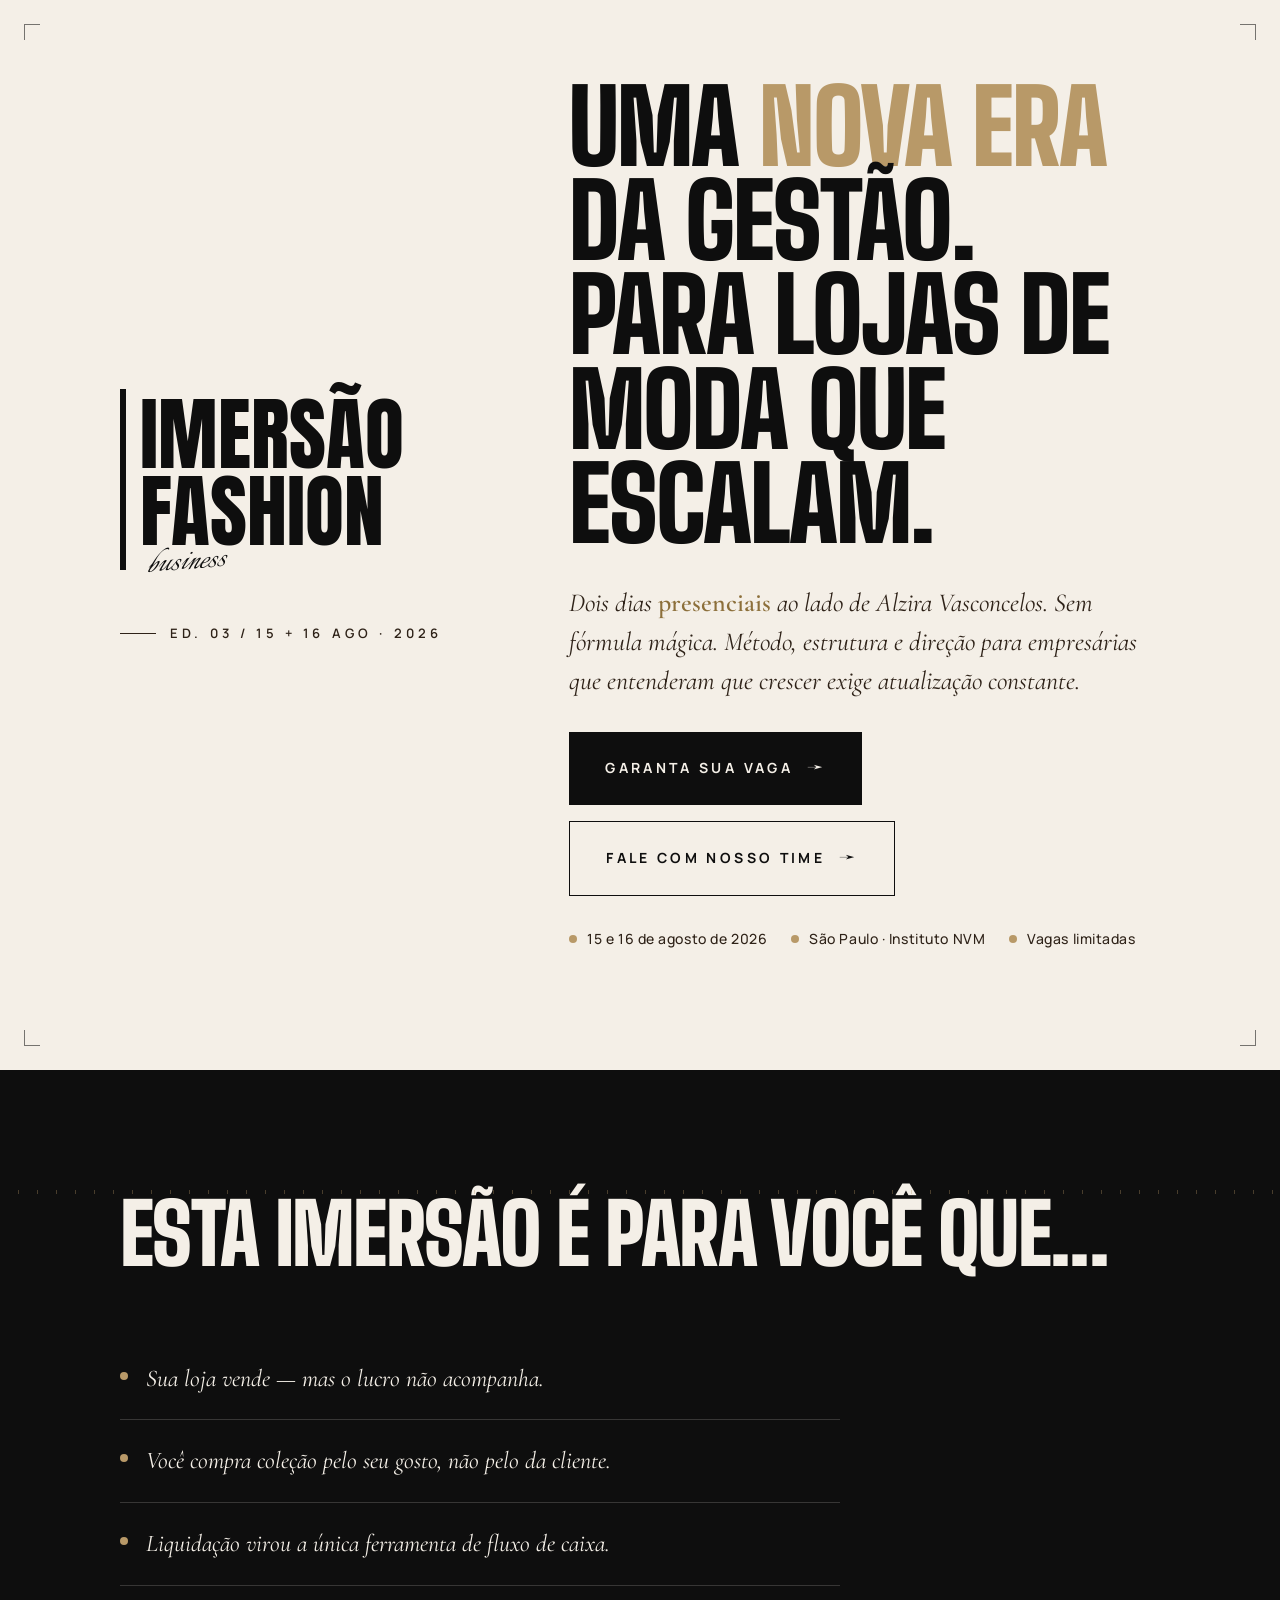
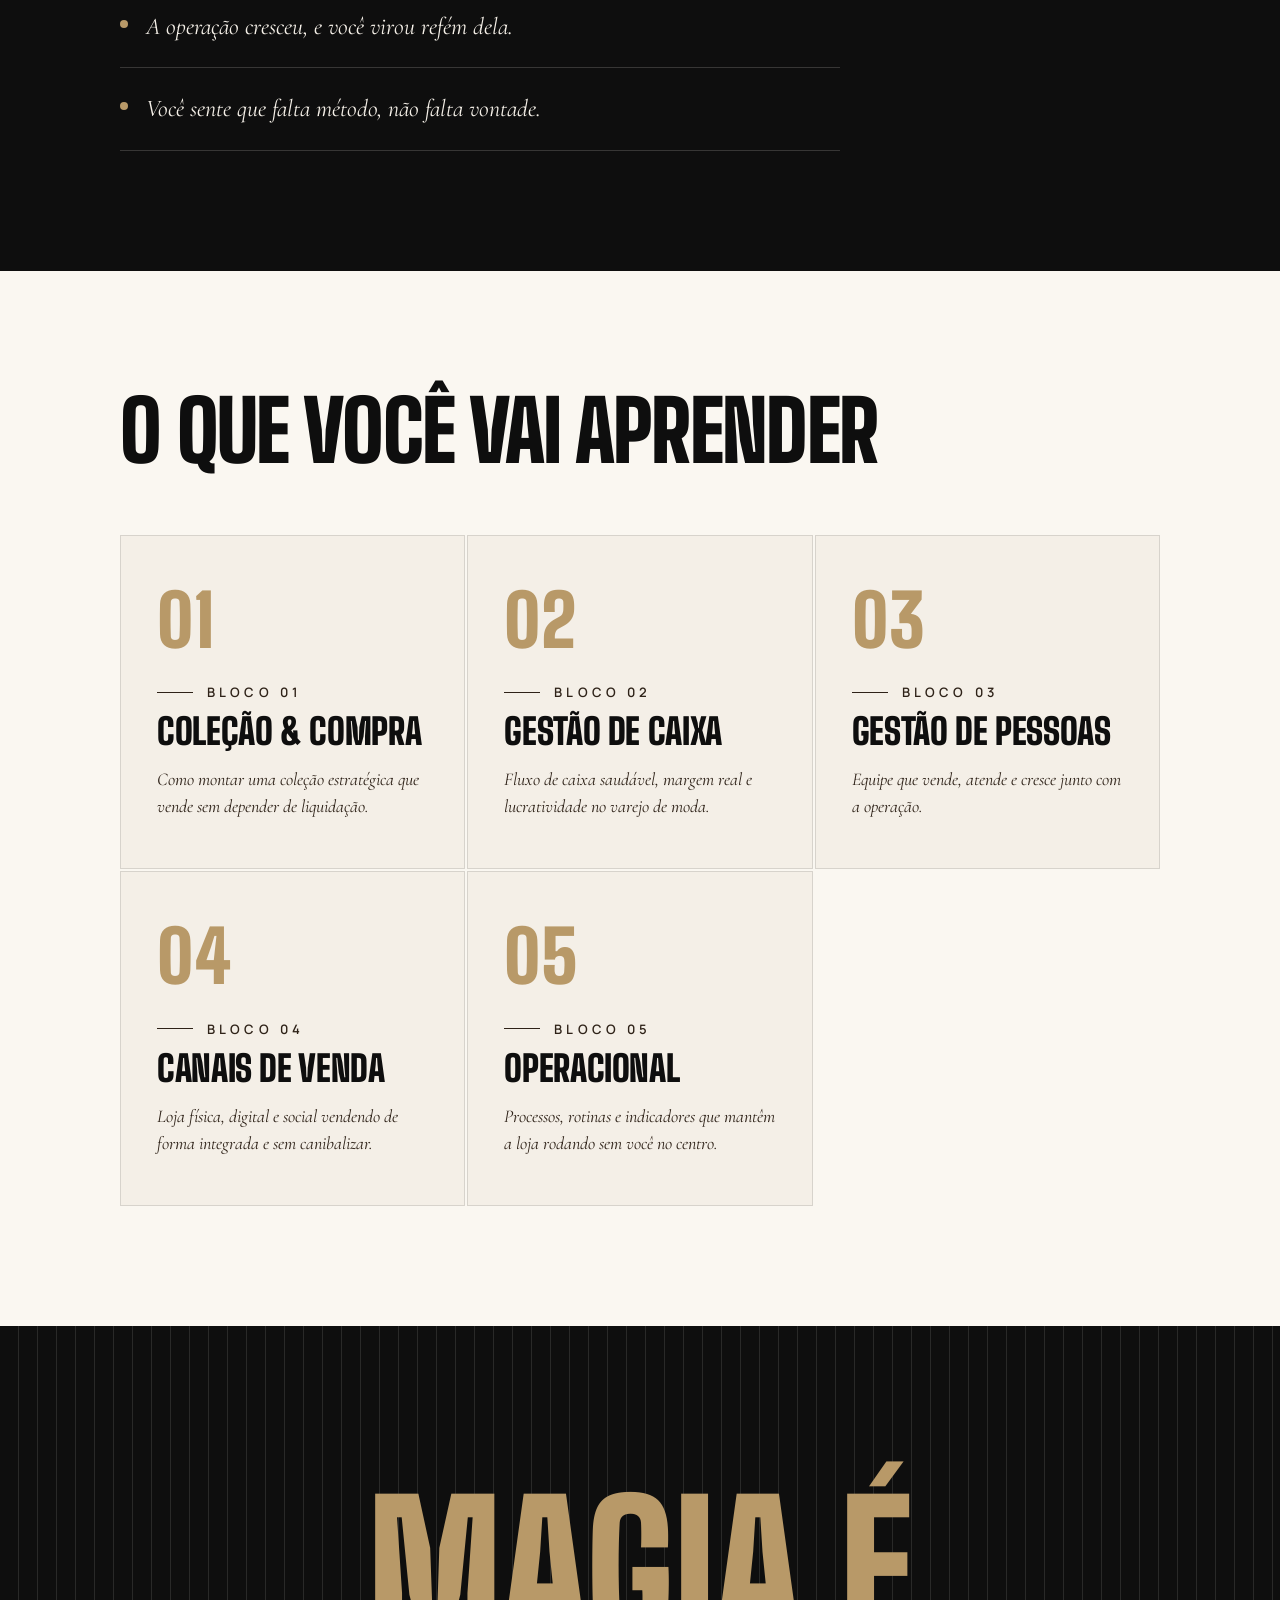
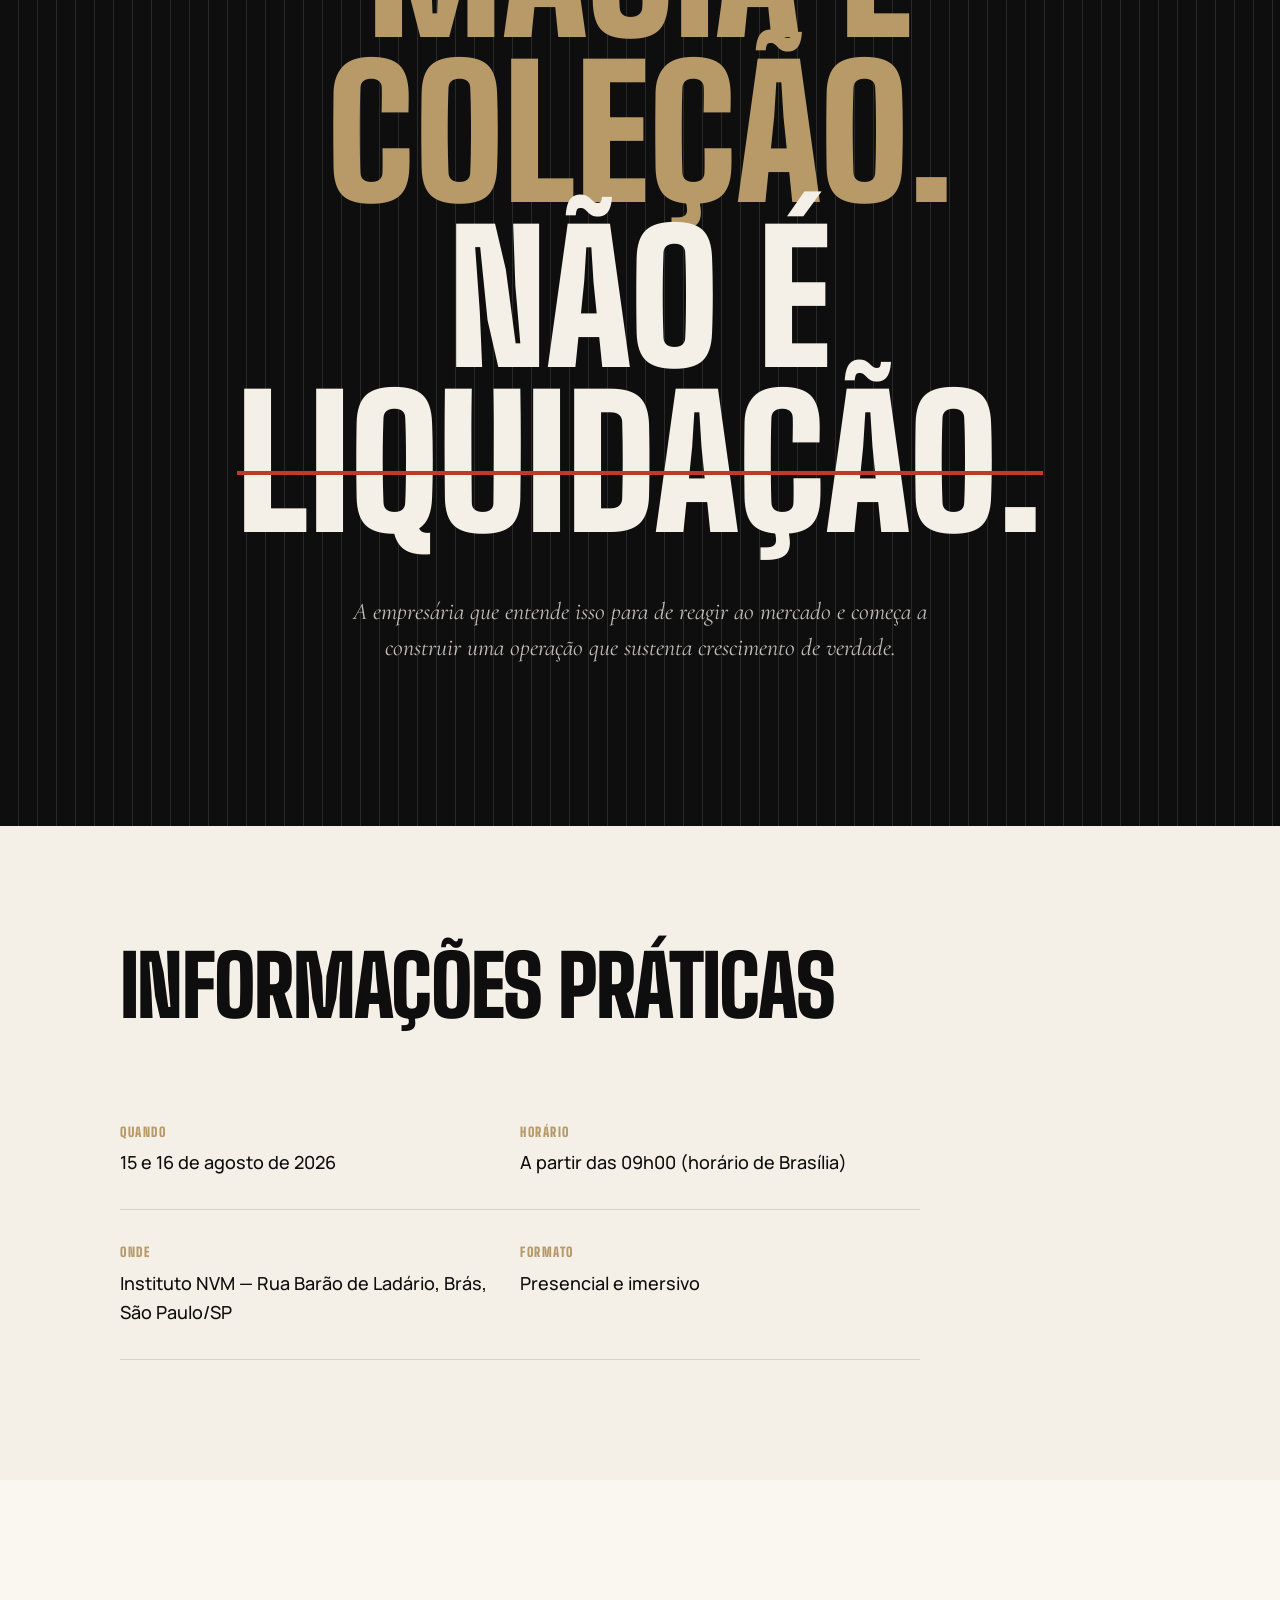
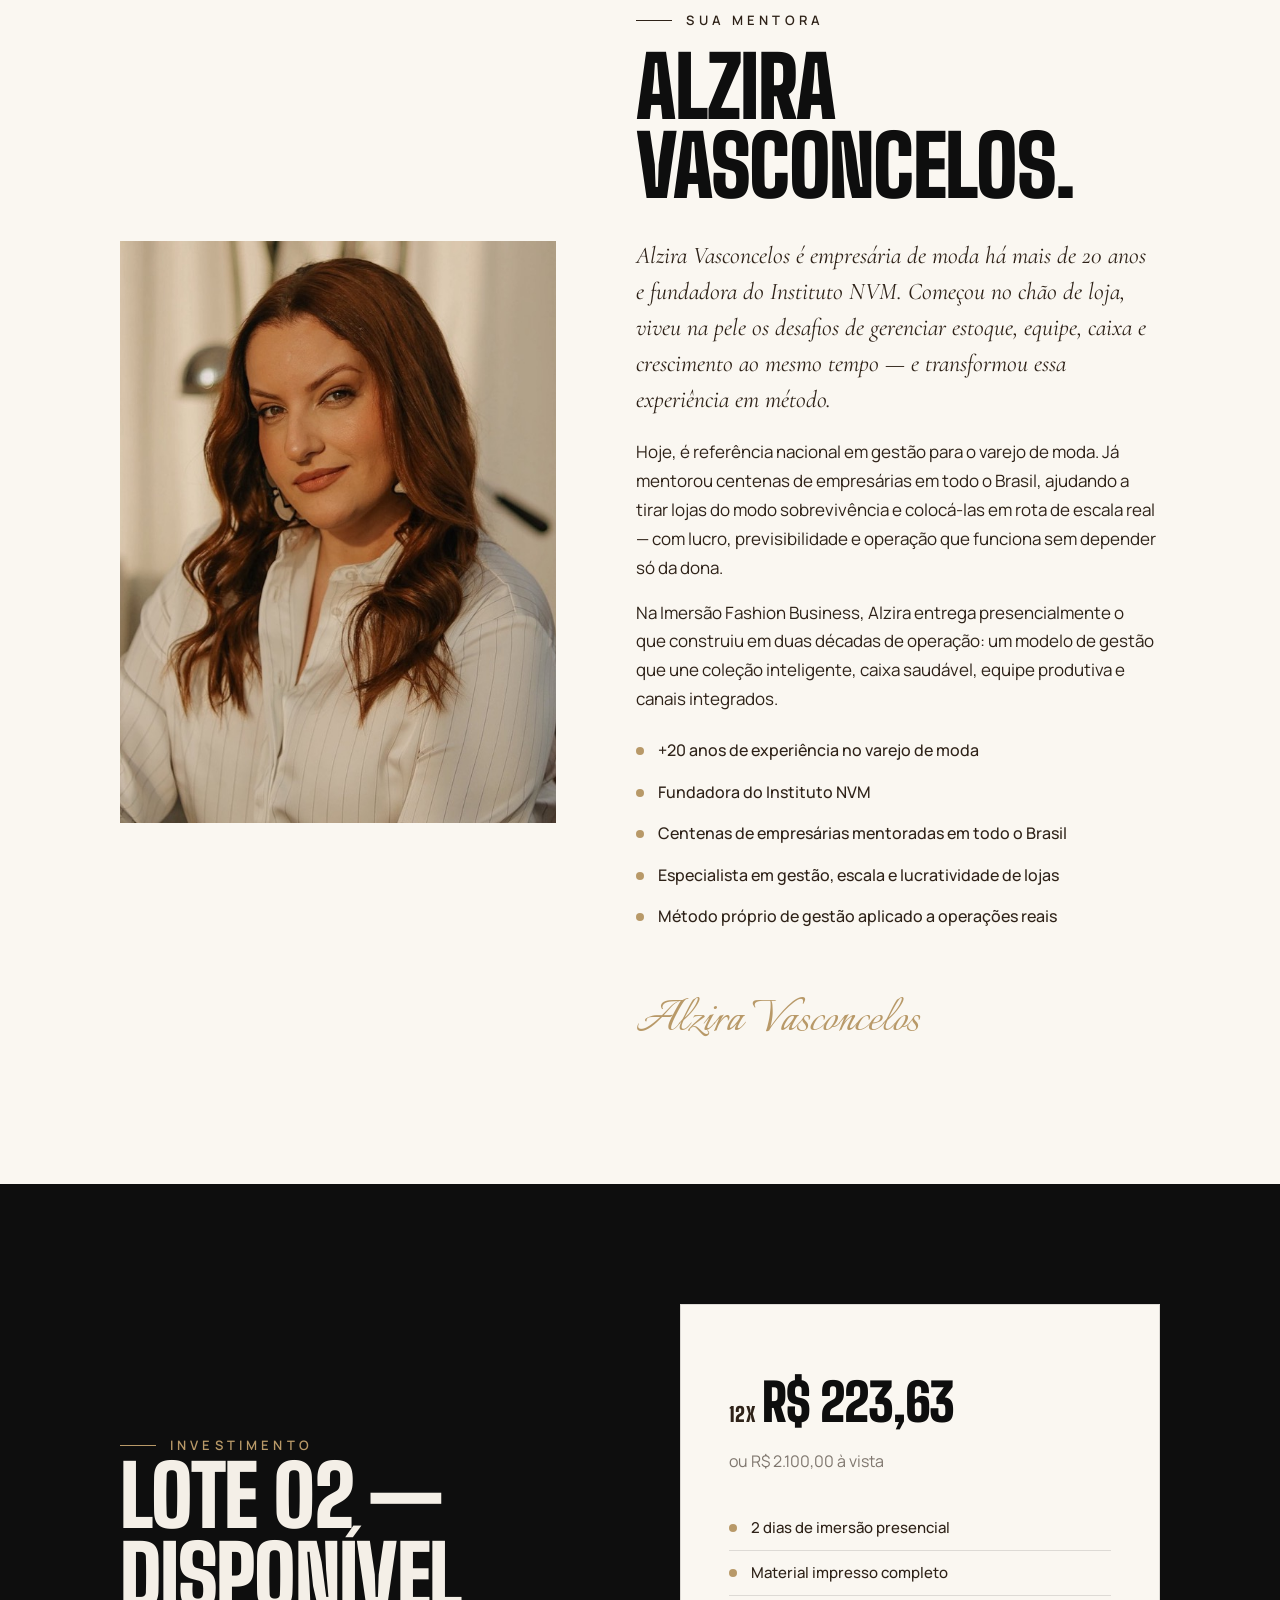
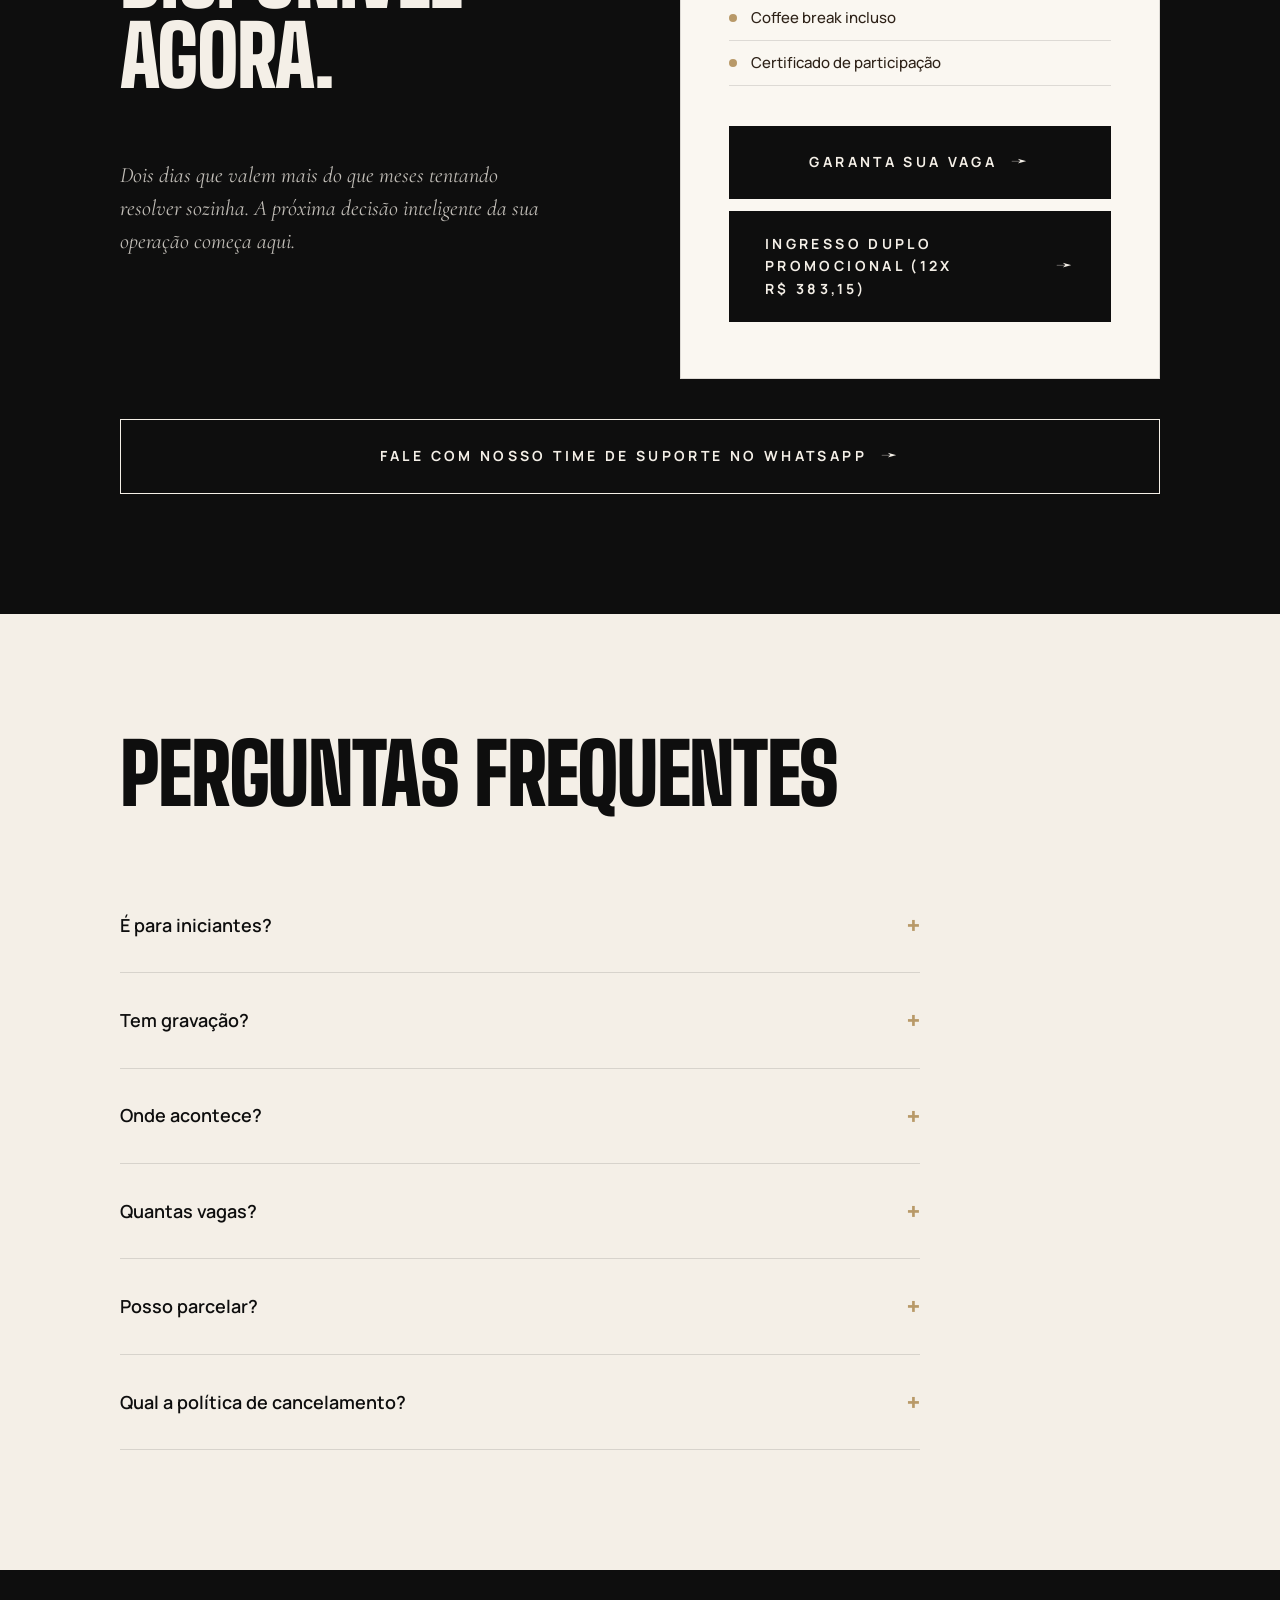
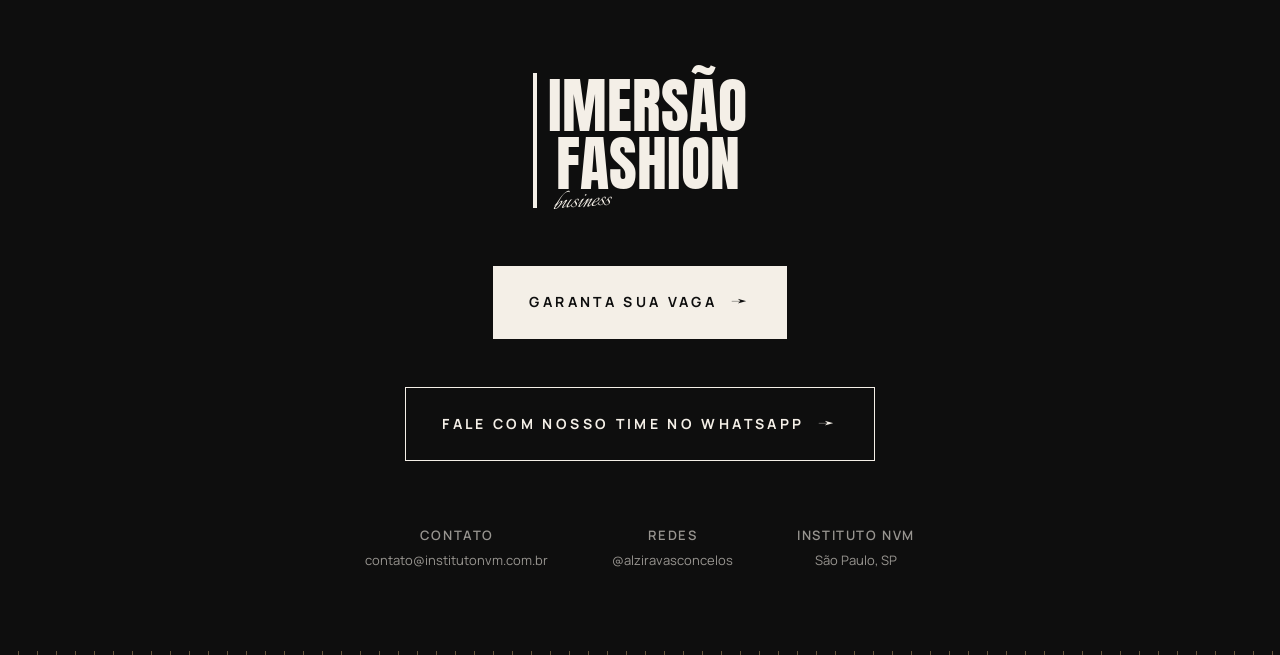
<file: index.html>
<!DOCTYPE html>
<html lang="pt-BR">
<head>
  <meta charset="UTF-8" />
  <meta name="viewport" content="width=device-width, initial-scale=1.0" />
  <title>Imersão Fashion Business — Alzira Vasconcelos</title>
  <meta name="description" content="Dois dias presenciais ao lado de Alzira Vasconcelos. Método, estrutura e direção para empresárias de moda que querem escalar com inteligência." />

  <link rel="preconnect" href="https://fonts.googleapis.com" />
  <link rel="preconnect" href="https://fonts.gstatic.com" crossorigin />
  <link href="https://fonts.googleapis.com/css2?family=Anton&family=Big+Shoulders+Display:wght@400;700;800;900&family=Cormorant+Garamond:ital,wght@0,400;0,500;0,600;1,400;1,500&family=Italianno&family=Manrope:wght@300;400;500;600;700;800&display=swap" rel="stylesheet" />

  <link rel="stylesheet" href="styles.css" />

  <!-- Google Tag Manager -->
  <!-- <script>(function(w,d,s,l,i){w[l]=w[l]||[];w[l].push({'gtm.start':
  new Date().getTime(),event:'gtm.js'});var f=d.getElementsByTagName(s)[0],
  j=d.createElement(s),dl=l!='dataLayer'?'&l='+l:'';j.async=true;j.src=
  'https://www.googletagmanager.com/gtm.js?id='+i+dl;f.parentNode.insertBefore(j,f);
  })(window,document,'script','dataLayer','GTM-W2CMS5NR');</script> -->
  <!-- End Google Tag Manager -->

  <!-- Google Tag Manager -->

<script>(function(w,d,s,l,i){w[l]=w[l]||[];w[l].push({'gtm.start':

new Date().getTime(),event:'gtm.js'});var f=d.getElementsByTagName(s)[0],

j=d.createElement(s),dl=l!='dataLayer'?'&l='+l:'';j.async=true;j.src=

'https://www.googletagmanager.com/gtm.js?id='+i+dl;f.parentNode.insertBefore(j,f);

})(window,document,'script','dataLayer','GTM-MC8MKSW');</script>

<!-- End Google Tag Manager -->
</head>
<body>
  <!-- Google Tag Manager (noscript) -->

<noscript><iframe src="https://www.googletagmanager.com/ns.html?id=GTM-MC8MKSW"

height="0" width="0" style="display:none;visibility:hidden"></iframe></noscript>

<!-- End Google Tag Manager (noscript) -->
  <!-- Google Tag Manager (noscript) -->
  <!-- <noscript><iframe src="https://www.googletagmanager.com/ns.html?id=GTM-W2CMS5NR"
  height="0" width="0" style="display:none;visibility:hidden"></iframe></noscript> -->
  <!-- End Google Tag Manager (noscript) -->

  <!-- ========== SEÇÃO 01 — HERO ========== -->
  <section class="hero" id="hero">
    <div class="corner-mark corner-mark--tl"></div>
    <div class="corner-mark corner-mark--tr"></div>
    <div class="corner-mark corner-mark--bl"></div>
    <div class="corner-mark corner-mark--br"></div>

    <div class="hero__inner">
      <div class="hero__left">
        <div class="logo logo--hero">
          <div class="logo__bars"><span></span></div>
          <div class="logo__words">
            <div class="logo__line logo__line--imersao">Imersão</div>
            <div class="logo__line logo__line--fashion">Fashion</div>
            <div class="logo__script">business</div>
          </div>
        </div>
        <p class="eyebrow hero__eyebrow">Ed. 03 / 15 + 16 Ago · 2026</p>
      </div>

      <div class="hero__right">
        <h1 class="hero__h1">
          Uma <span class="text-champagne">nova era</span> da gestão.<br />
          Para lojas de moda que escalam.
        </h1>
        <p class="hero__lead">
          Dois dias <strong class="text-champagne-bold">presenciais</strong> ao lado de Alzira Vasconcelos. Sem fórmula mágica. Método, estrutura e direção para empresárias que entenderam que crescer exige atualização constante.
        </p>
        <div class="hero__ctas">
          <a href="#investimento" class="cta">Garanta sua vaga</a>
          <a href="https://wa.me/5532987025875?text=Vim%20da%20pagina%20e%20quero%20tirar%20duvidas%20sobre%20a%20Imers%C3%A3o%20Fashion%20Business" target="_blank" rel="noopener" class="cta cta--ghost">Fale com nosso time</a>
        </div>
        <div class="hero__meta">
          <span class="hero__meta-item"><span class="dot-champagne"></span> 15 e 16 de agosto de 2026</span>
          <span class="hero__meta-item"><span class="dot-champagne"></span> São Paulo · Instituto NVM</span>
          <span class="hero__meta-item"><span class="dot-champagne"></span> Vagas limitadas</span>
        </div>
      </div>
    </div>
  </section>

  <!-- ========== SEÇÃO 02 — PARA QUEM É ========== -->
  <section class="section section--onyx" id="para-quem">
    <div class="pinstripe-bar pinstripe-bar--gold"></div>
    <div class="container">
      <h2 class="section__h2 section__h2--ivory">Esta imersão é para você que...</h2>
      <ul class="check-list">
        <li class="check-list__item">
          <span class="dot-champagne"></span>
          <span>Sua loja vende — mas o lucro não acompanha.</span>
        </li>
        <li class="check-list__item">
          <span class="dot-champagne"></span>
          <span>Você compra coleção pelo seu gosto, não pelo da cliente.</span>
        </li>
        <li class="check-list__item">
          <span class="dot-champagne"></span>
          <span>Liquidação virou a única ferramenta de fluxo de caixa.</span>
        </li>
        <li class="check-list__item">
          <span class="dot-champagne"></span>
          <span>A operação cresceu, e você virou refém dela.</span>
        </li>
        <li class="check-list__item">
          <span class="dot-champagne"></span>
          <span>Você sente que falta método, não falta vontade.</span>
        </li>
      </ul>
    </div>
  </section>

  <!-- ========== SEÇÃO 03 — O QUE VOCÊ VAI APRENDER ========== -->
  <section class="section section--paper" id="pilares">
    <div class="container">
      <h2 class="section__h2">O que você vai aprender</h2>
      <div class="pilares-grid">
        <div class="pilar-card">
          <span class="pilar-card__number">01</span>
          <p class="eyebrow">Bloco 01</p>
          <h3 class="pilar-card__title">Coleção & Compra</h3>
          <p class="pilar-card__sub">Como montar uma coleção estratégica que vende sem depender de liquidação.</p>
        </div>
        <div class="pilar-card">
          <span class="pilar-card__number">02</span>
          <p class="eyebrow">Bloco 02</p>
          <h3 class="pilar-card__title">Gestão de Caixa</h3>
          <p class="pilar-card__sub">Fluxo de caixa saudável, margem real e lucratividade no varejo de moda.</p>
        </div>
        <div class="pilar-card">
          <span class="pilar-card__number">03</span>
          <p class="eyebrow">Bloco 03</p>
          <h3 class="pilar-card__title">Gestão de Pessoas</h3>
          <p class="pilar-card__sub">Equipe que vende, atende e cresce junto com a operação.</p>
        </div>
        <div class="pilar-card">
          <span class="pilar-card__number">04</span>
          <p class="eyebrow">Bloco 04</p>
          <h3 class="pilar-card__title">Canais de Venda</h3>
          <p class="pilar-card__sub">Loja física, digital e social vendendo de forma integrada e sem canibalizar.</p>
        </div>
        <div class="pilar-card">
          <span class="pilar-card__number">05</span>
          <p class="eyebrow">Bloco 05</p>
          <h3 class="pilar-card__title">Operacional</h3>
          <p class="pilar-card__sub">Processos, rotinas e indicadores que mantêm a loja rodando sem você no centro.</p>
        </div>
      </div>
    </div>
  </section>

  <!-- ========== SEÇÃO 04 — MANIFESTO ========== -->
  <section class="section section--manifesto" id="manifesto">
    <div class="pinstripe-overlay"></div>
    <div class="container manifesto__inner">
      <h2 class="manifesto__phrase">
        <span class="text-champagne">Magia é coleção.</span><br />
        Não é <span class="text-strike">liquidação.</span>
      </h2>
      <p class="manifesto__sub">
        A empresária que entende isso para de reagir ao mercado e começa a construir uma operação que sustenta crescimento de verdade.
      </p>
    </div>
  </section>

  <!-- ========== SEÇÃO 05 — INFORMAÇÕES PRÁTICAS ========== -->
  <section class="section section--ivory" id="info">
    <div class="container">
      <h2 class="section__h2">Informações práticas</h2>
      <div class="info-grid">
        <div class="info-item">
          <span class="info-item__label">Quando</span>
          <span class="info-item__value">15 e 16 de agosto de 2026</span>
        </div>
        <div class="info-item">
          <span class="info-item__label">Horário</span>
          <span class="info-item__value">A partir das 09h00 (horário de Brasília)</span>
        </div>
        <div class="info-item">
          <span class="info-item__label">Onde</span>
          <span class="info-item__value">Instituto NVM — Rua Barão de Ladário, Brás, São Paulo/SP</span>
        </div>
        <div class="info-item">
          <span class="info-item__label">Formato</span>
          <span class="info-item__value">Presencial e imersivo</span>
        </div>
      </div>
    </div>
  </section>

  <!-- ========== SEÇÃO 06 — QUEM É ALZIRA ========== -->
  <section class="section section--paper" id="alzira">
    <div class="container">
      <div class="bio-grid">
        <div class="bio-photo">
          <img src="assets/alzira-portrait.jpg" alt="Alzira Vasconcelos, fundadora do Instituto NVM" class="bio-photo__img" />
        </div>
        <div class="bio-text">
          <p class="eyebrow">Sua mentora</p>
          <h2 class="section__h2">Alzira Vasconcelos.</h2>
          <p class="bio-text__lead">
            Alzira Vasconcelos é empresária de moda há mais de 20 anos e fundadora do Instituto NVM. Começou no chão de loja, viveu na pele os desafios de gerenciar estoque, equipe, caixa e crescimento ao mesmo tempo — e transformou essa experiência em método.
          </p>
          <p class="bio-text__body">
            Hoje, é referência nacional em gestão para o varejo de moda. Já mentorou centenas de empresárias em todo o Brasil, ajudando a tirar lojas do modo sobrevivência e colocá-las em rota de escala real — com lucro, previsibilidade e operação que funciona sem depender só da dona.
          </p>
          <p class="bio-text__body">
            Na Imersão Fashion Business, Alzira entrega presencialmente o que construiu em duas décadas de operação: um modelo de gestão que une coleção inteligente, caixa saudável, equipe produtiva e canais integrados.
          </p>
          <ul class="bio-creds">
            <li><span class="dot-champagne"></span> +20 anos de experiência no varejo de moda</li>
            <li><span class="dot-champagne"></span> Fundadora do Instituto NVM</li>
            <li><span class="dot-champagne"></span> Centenas de empresárias mentoradas em todo o Brasil</li>
            <li><span class="dot-champagne"></span> Especialista em gestão, escala e lucratividade de lojas</li>
            <li><span class="dot-champagne"></span> Método próprio de gestão aplicado a operações reais</li>
          </ul>
          <span class="bio-signature">Alzira Vasconcelos</span>
        </div>
      </div>
    </div>
  </section>

  <!-- ========== SEÇÃO 08 — INVESTIMENTO ========== -->
  <section class="section section--onyx" id="investimento">
    <div class="container">
      <div class="invest-grid">
        <div class="invest-left">
          <p class="eyebrow eyebrow--champagne">Investimento</p>
          <h2 class="section__h2 section__h2--ivory">Lote 02 — disponível agora.</h2>
          <p class="invest-left__sub">
            Dois dias que valem mais do que meses tentando resolver sozinha. A próxima decisão inteligente da sua operação começa aqui.
          </p>
        </div>
        <div class="invest-card">
          <p class="invest-card__price">12x <span>R$ 223,63</span></p>
          <p class="invest-card__avista">ou R$ 2.100,00 à vista</p>
          <ul class="invest-card__list">
            <li><span class="dot-champagne"></span> 2 dias de imersão presencial</li>
            <li><span class="dot-champagne"></span> Material impresso completo</li>
            <li><span class="dot-champagne"></span> Coffee break incluso</li>
            <li><span class="dot-champagne"></span> Certificado de participação</li>
          </ul>
          <a href="https://wa.me/553287025875?text=Vim%20da%20p%C3%A1gina%20e%20quero%20garantir%20minha%20vaga%20na%20Imers%C3%A3o%20Fashion%20Business." target="_blank" rel="noopener" class="cta cta--full" id="cta-checkout">Garanta sua vaga</a>
          <a href="https://wa.me/553287025875?text=Vim%20da%20p%C3%A1gina%20e%20quero%20garantir%20ingresso%20duplo%20na%20Imers%C3%A3o%20Fashion%20Business." target="_blank" rel="noopener" class="cta cta--full" id="cta-checkout-duplo" style="margin-top:12px">Ingresso Duplo Promocional (12x R$&nbsp;383,15)</a>
        </div>
      </div>
      <div class="invest-whatsapp">
        <a href="https://wa.me/5532987025875?text=Vim%20da%20pagina%20e%20quero%20tirar%20duvidas%20sobre%20a%20Imers%C3%A3o%20Fashion%20Business" target="_blank" rel="noopener" class="cta cta--ghost-dark cta--full">Fale com nosso time de suporte no WhatsApp</a>
      </div>
    </div>
  </section>

  <!-- ========== SEÇÃO 09 — FAQ ========== -->
  <section class="section section--ivory" id="faq">
    <div class="container">
      <h2 class="section__h2">Perguntas frequentes</h2>
      <div class="faq-list">
        <details class="faq-item">
          <summary class="faq-item__q">É para iniciantes?</summary>
          <p class="faq-item__a">Não. A imersão é para quem já tem loja em operação e quer escalar com método. Se você está começando, ainda não é o momento.</p>
        </details>
        <details class="faq-item">
          <summary class="faq-item__q">Tem gravação?</summary>
          <p class="faq-item__a">Não. A experiência é presencial e imersiva. Parte do valor está em estar ali, ao vivo, trocando com a Alzira e com as outras empresárias.</p>
        </details>
        <details class="faq-item">
          <summary class="faq-item__q">Onde acontece?</summary>
          <p class="faq-item__a">Instituto NVM — R. Barão de Ladário, 566/670 - Brás, São Paulo - SP, 03010-000, Brasil.</p>
        </details>
        <details class="faq-item">
          <summary class="faq-item__q">Quantas vagas?</summary>
          <p class="faq-item__a">Limitadas para garantir proximidade e qualidade da experiência. Quando esgota, só na próxima edição.</p>
        </details>
        <details class="faq-item">
          <summary class="faq-item__q">Posso parcelar?</summary>
          <p class="faq-item__a">Sim. Até 12x no cartão de crédito ou à vista com desconto.</p>
        </details>
        <details class="faq-item">
          <summary class="faq-item__q">Qual a política de cancelamento?</summary>
          <p class="faq-item__a">Entre em contato com a equipe para informações sobre cancelamento e reembolso.</p>
        </details>
      </div>
    </div>
  </section>

  <!-- ========== SEÇÃO 10 — FOOTER ========== -->
  <footer class="footer" id="footer">
    <div class="container footer__inner">
      <div class="footer__logo">
        <div class="logo logo--footer logo--ivory">
          <div class="logo__bars"><span></span></div>
          <div class="logo__words">
            <div class="logo__line logo__line--imersao">Imersão</div>
            <div class="logo__line logo__line--fashion">Fashion</div>
            <div class="logo__script">business</div>
          </div>
        </div>
      </div>
      <a href="#investimento" class="cta cta--on-dark">Garanta sua vaga</a>
      <a href="https://wa.me/5532987025875?text=Vim%20da%20pagina%20e%20quero%20tirar%20duvidas%20sobre%20a%20Imers%C3%A3o%20Fashion%20Business" target="_blank" rel="noopener" class="cta cta--ghost-dark">Fale com nosso time no WhatsApp</a>
      <div class="footer__cols">
        <div class="footer__col">
          <p class="footer__col-title">Contato</p>
          <p>contato@institutonvm.com.br</p>
        </div>
        <div class="footer__col">
          <p class="footer__col-title">Redes</p>
          <p>@alziravasconcelos</p>
        </div>
        <div class="footer__col">
          <p class="footer__col-title">Instituto NVM</p>
          <p>São Paulo, SP</p>
        </div>
      </div>
    </div>
    <div class="pinstripe-bar pinstripe-bar--gold pinstripe-bar--bottom"></div>
  </footer>

  <script>
    document.querySelectorAll('a[href^="#"]').forEach(function(a) {
      a.addEventListener('click', function(e) {
        var target = document.querySelector(this.getAttribute('href'));
        if (target) {
          e.preventDefault();
          target.scrollIntoView({ behavior: 'smooth' });
        }
      });
    });

    (function() {
      var params = new URLSearchParams(window.location.search);
      var utmKeys = ['utm_source', 'utm_medium', 'utm_campaign', 'utm_content', 'utm_term', 'fbclid', 'gclid'];
      var utms = new URLSearchParams();
      utmKeys.forEach(function(key) {
        if (params.has(key)) utms.set(key, params.get(key));
      });
      if (utms.toString() === '') return;
      document.querySelectorAll('a[href*="lastlink.com"]').forEach(function(a) {
        var url = new URL(a.href);
        utms.forEach(function(val, key) { url.searchParams.set(key, val); });
        a.href = url.toString();
      });
    })();
  </script>
</body>
</html>
</file>
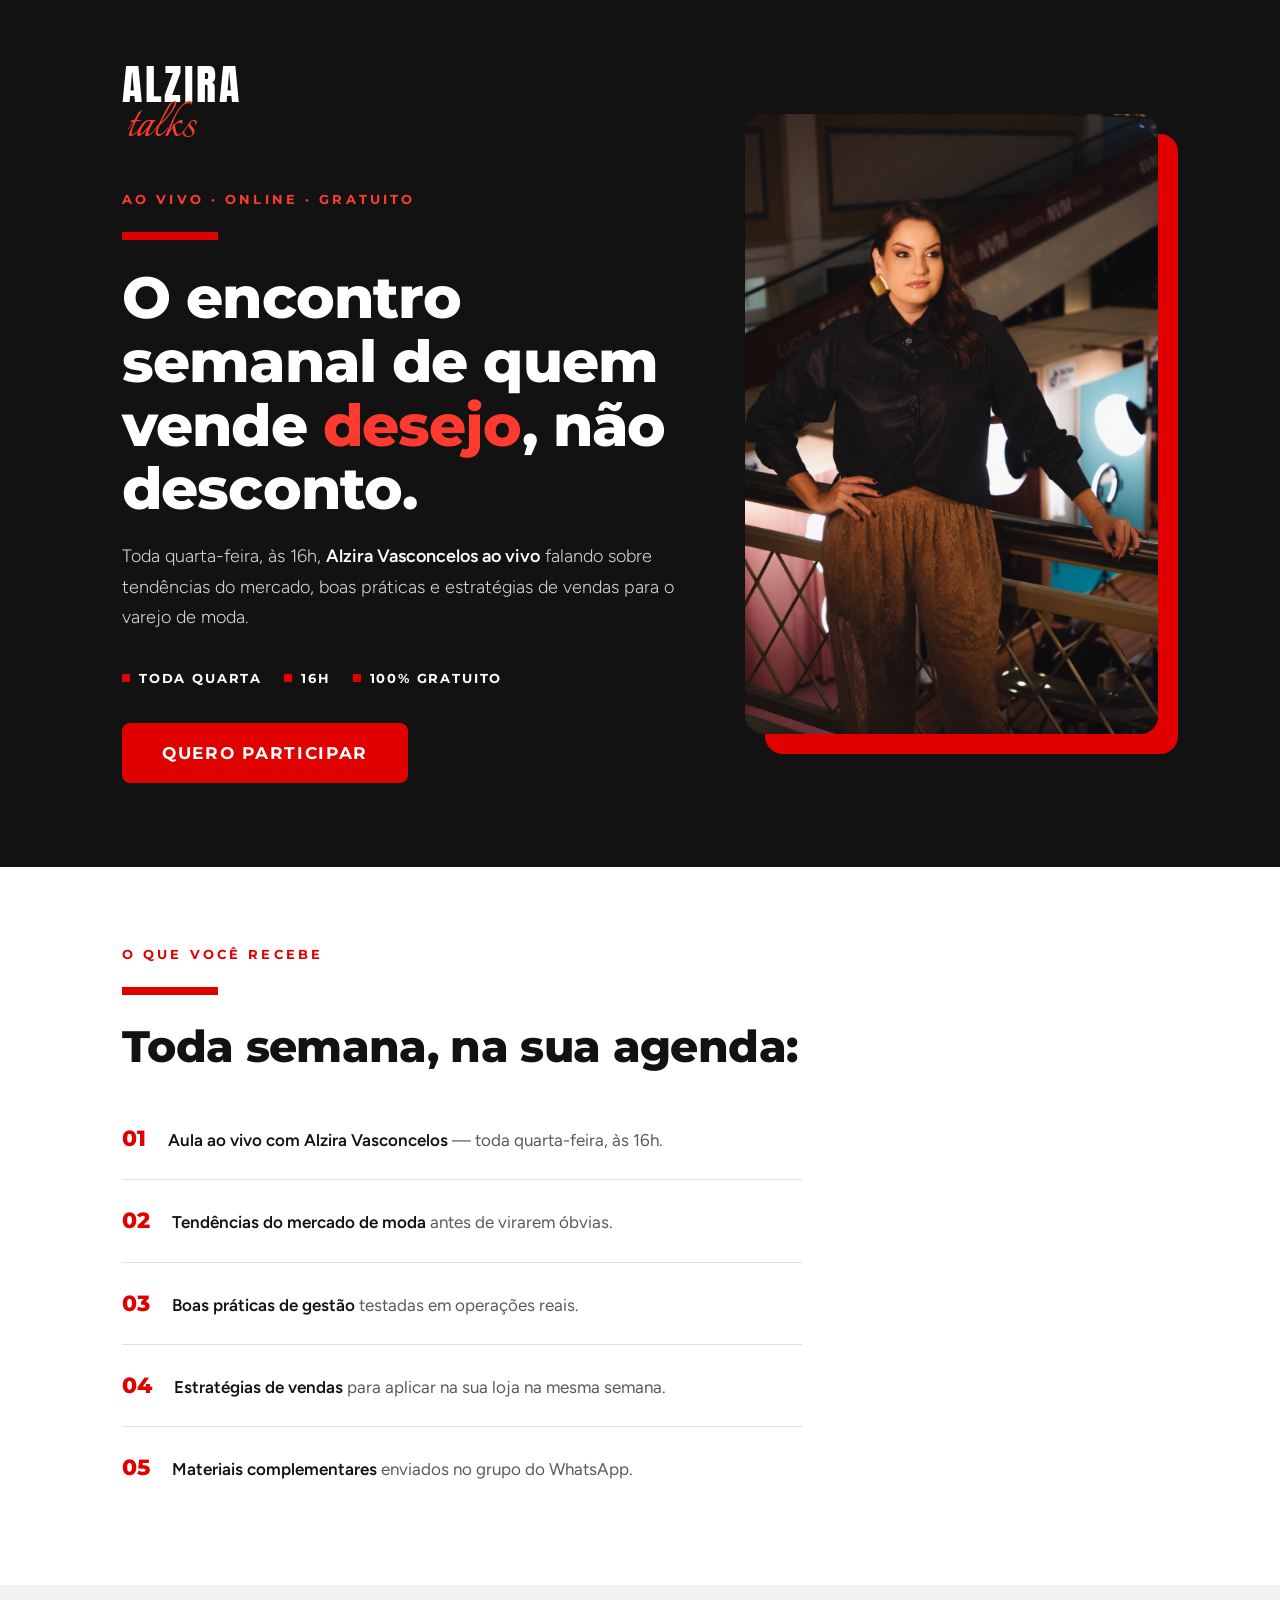
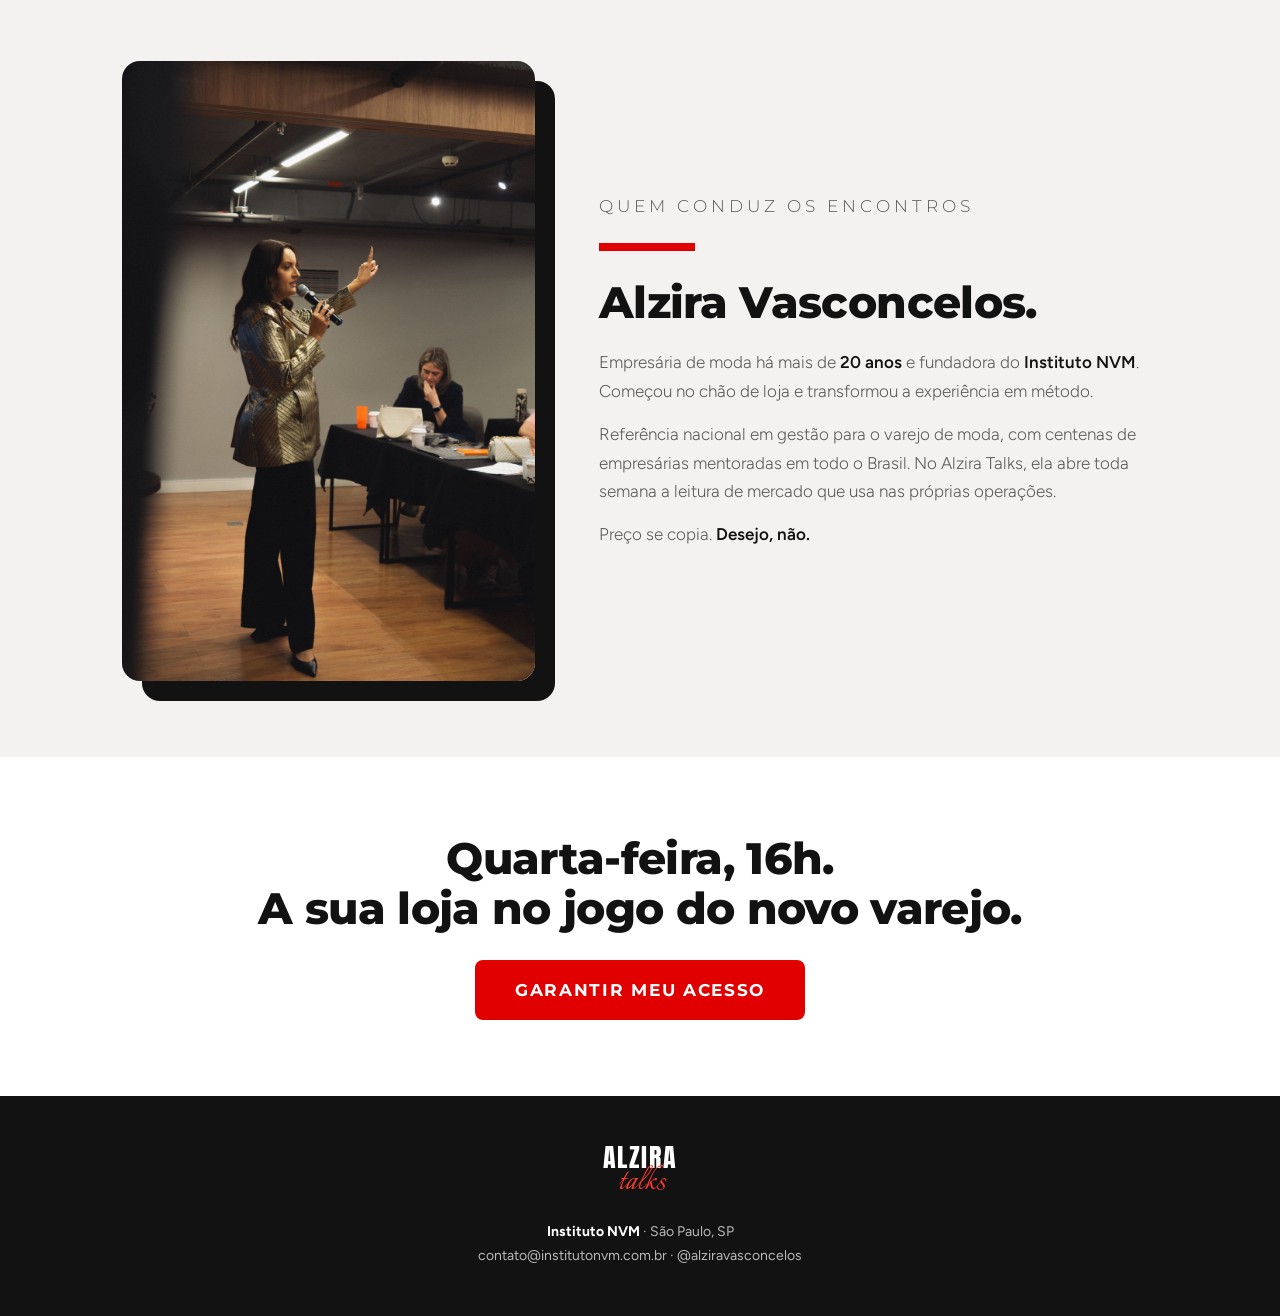
<file: alzira-talks/index.html>
<!DOCTYPE html>
<html lang="pt-BR">
<head>
  <meta charset="UTF-8" />
  <meta name="viewport" content="width=device-width, initial-scale=1.0" />
  <title>Alzira Talks — Encontro semanal ao vivo com Alzira Vasconcelos</title>
  <meta name="description" content="Toda quarta-feira, às 16h, Alzira Vasconcelos ao vivo falando sobre tendências do mercado, boas práticas e estratégias de vendas para o varejo de moda. Gratuito e online." />

  <link rel="preconnect" href="https://fonts.googleapis.com" />
  <link rel="preconnect" href="https://fonts.gstatic.com" crossorigin />
  <link href="https://fonts.googleapis.com/css2?family=Montserrat:wght@600;700;800&family=Figtree:wght@300;400;500;600;700&family=Anton&family=Italianno&display=swap" rel="stylesheet" />

  <!-- Google Tag Manager -->
  <script>(function(w,d,s,l,i){w[l]=w[l]||[];w[l].push({'gtm.start':
  new Date().getTime(),event:'gtm.js'});var f=d.getElementsByTagName(s)[0],
  j=d.createElement(s),dl=l!='dataLayer'?'&l='+l:'';j.async=true;j.src=
  'https://www.googletagmanager.com/gtm.js?id='+i+dl;f.parentNode.insertBefore(j,f);
  })(window,document,'script','dataLayer','GTM-MC8MKSW');</script>
  <!-- End Google Tag Manager -->

  <style>
    :root{
      --preto:#121212;
      --branco:#FFFFFF;
      --nevoa:#F4F2F0;
      --grafite:#5A5A5A;
      --cinza-medio:#8C8C8C;
      --borda:#D8D3CE;
      --borda-2:#E4E0DC;
      --vermelho:#E00000;
      --vermelho-hover:#A80000;
      --vermelho-claro:#FF3B30;
      --f-titulo:"Montserrat","Helvetica Neue",Arial,sans-serif;
      --f-corpo:"Figtree","Helvetica Neue",Arial,sans-serif;
      --f-logo:"Anton","Arial Narrow",sans-serif;
      --f-script:"Italianno",cursive;
    }
    *,*::before,*::after{margin:0;padding:0;box-sizing:border-box}
    html{scroll-behavior:smooth}
    body{font-family:var(--f-corpo);font-size:16px;line-height:1.7;background:var(--branco);color:var(--preto);-webkit-font-smoothing:antialiased}
    img{max-width:100%;display:block}
    a{color:var(--vermelho)}
    a:hover{color:var(--vermelho-hover)}
    .container{max-width:1080px;margin:0 auto;padding:0 22px}

    .kicker{font-family:var(--f-titulo);font-weight:700;font-size:13px;letter-spacing:.24em;text-transform:uppercase;color:var(--vermelho)}
    .kicker--on-dark{color:var(--vermelho-claro)}
    .barra{width:96px;height:8px;background:var(--vermelho);border:0;margin:22px 0 26px}

    .logo-talks{display:flex;flex-direction:column;line-height:1}
    .logo-talks__alzira{font-family:var(--f-logo);font-size:42px;letter-spacing:.06em;text-transform:uppercase;color:var(--branco)}
    .logo-talks__script{font-family:var(--f-script);font-size:56px;color:var(--vermelho-claro);margin-top:-8px;margin-left:4px}

    /* ===== HERO ===== */
    .hero{background:var(--preto);color:var(--branco);padding:64px 0 84px}
    .hero__inner{display:grid;grid-template-columns:1.15fr .85fr;gap:64px;align-items:center}
    .hero .logo-talks{margin-bottom:34px}
    .hero__h1{font-family:var(--f-titulo);font-weight:800;font-size:clamp(34px,5.2vw,58px);line-height:1.1;letter-spacing:-.015em}
    .hero__h1 .vermelho{color:var(--vermelho-claro)}
    .hero__lead{font-weight:300;font-size:18px;color:rgba(255,255,255,.82);max-width:52ch;margin-bottom:34px}
    .hero__lead strong{font-weight:600;color:var(--branco)}
    .hero__foto{border-radius:18px;box-shadow:20px 20px 0 var(--vermelho)}
    .hero__meta{display:flex;flex-wrap:wrap;gap:8px 22px;font-family:var(--f-titulo);font-weight:700;font-size:13px;letter-spacing:.14em;text-transform:uppercase;margin-bottom:34px}
    .hero__meta span{display:inline-flex;align-items:center;gap:9px}
    .hero__meta i{width:8px;height:8px;background:var(--vermelho);display:inline-block;flex:none}

    .cta{display:inline-flex;align-items:center;justify-content:center;gap:12px;padding:20px 40px;background:var(--vermelho);color:var(--branco);font-family:var(--f-titulo);font-size:17px;font-weight:700;letter-spacing:.1em;text-transform:uppercase;border:0;border-radius:8px;cursor:pointer;text-decoration:none;transition:background .2s}
    .cta:hover{background:var(--vermelho-hover);color:var(--branco)}
    .cta--full{width:100%}

    .section{padding:76px 0}
    .section--nevoa{background:var(--nevoa)}
    .section__h2{font-family:var(--f-titulo);font-weight:800;font-size:clamp(28px,4vw,44px);line-height:1.15;letter-spacing:-.015em}
    .section__sub{font-weight:300;font-size:17px;color:var(--grafite);max-width:56ch}

    /* ===== MODAL / FORM ===== */
    .modal{position:fixed;inset:0;z-index:100;display:none;align-items:center;justify-content:center;padding:22px}
    .modal.is-open{display:flex}
    .modal__backdrop{position:absolute;inset:0;background:rgba(18,18,18,.72)}
    body.modal-open{overflow:hidden}
    .form-card{position:relative;z-index:1;width:100%;max-width:460px;max-height:calc(100vh - 44px);overflow-y:auto;background:var(--branco);border:1px solid var(--borda-2);border-radius:18px;padding:40px 34px}
    .modal__close{position:absolute;top:12px;right:16px;background:none;border:0;font-family:var(--f-corpo);font-size:32px;line-height:1;color:var(--cinza-medio);cursor:pointer;transition:color .2s}
    .modal__close:hover{color:var(--preto)}
    .modal__title{font-family:var(--f-titulo);font-weight:800;font-size:26px;letter-spacing:-.015em;line-height:1.2;margin-bottom:6px}
    .modal__sub{font-weight:300;font-size:15.5px;color:var(--grafite);margin-bottom:24px}
    .field{margin-bottom:18px}
    .field label{display:block;font-family:var(--f-titulo);font-weight:700;font-size:12px;letter-spacing:.14em;text-transform:uppercase;margin-bottom:8px}
    .field input{width:100%;padding:16px 18px;font-family:var(--f-corpo);font-size:16px;color:var(--preto);background:var(--branco);border:1px solid var(--borda);border-radius:8px;outline:none;transition:border-color .2s}
    .field input:focus{border-color:var(--vermelho)}
    .field input.is-invalid{border-color:var(--vermelho);background:#fff5f5}
    .form-card__note{font-size:14px;color:var(--cinza-medio);margin-top:16px}
    .form-card__note strong{color:var(--grafite);font-weight:600}

    /* ===== LISTA SEMANAL ===== */
    .lista{list-style:none;max-width:680px}
    .lista li{display:flex;gap:22px;align-items:baseline;padding:22px 0;border-bottom:1px solid var(--borda-2);font-size:17px;color:var(--grafite)}
    .lista li:last-child{border-bottom:0}
    .lista li strong{color:var(--preto);font-weight:600}
    .lista__num{font-family:var(--f-titulo);font-weight:800;font-size:22px;color:var(--vermelho);flex:none}

    /* ===== BIO ===== */
    .bio-grid{display:grid;grid-template-columns:.85fr 1.15fr;gap:64px;align-items:center}
    .bio-foto{border-radius:18px;box-shadow:20px 20px 0 var(--preto)}
    .bio-text p{font-weight:300;font-size:17px;color:var(--grafite);margin-bottom:14px}
    .bio-text p strong{font-weight:600;color:var(--preto)}

    /* ===== FOOTER ===== */
    .footer{background:var(--preto);color:rgba(255,255,255,.7);padding:48px 0;text-align:center}
    .footer .logo-talks{align-items:center;margin-bottom:18px}
    .footer .logo-talks__alzira{font-size:26px}
    .footer .logo-talks__script{font-size:38px;margin-top:-6px}
    .footer p{font-size:14px}
    .footer strong{color:var(--branco)}

    @media (max-width:880px){
      .hero{padding:48px 0 64px}
      .hero__inner{grid-template-columns:1fr;gap:52px}
      .hero__foto{box-shadow:14px 14px 0 var(--vermelho)}
      .logo-talks__alzira{font-size:34px}
      .logo-talks__script{font-size:48px}
      .form-card{padding:36px 22px 30px}
      .bio-grid{grid-template-columns:1fr;gap:44px}
      .bio-foto{max-width:360px;box-shadow:14px 14px 0 var(--preto)}
      .section{padding:56px 0}
    }
  </style>
</head>
<body>
  <!-- Google Tag Manager (noscript) -->
  <noscript><iframe src="https://www.googletagmanager.com/ns.html?id=GTM-MC8MKSW"
  height="0" width="0" style="display:none;visibility:hidden"></iframe></noscript>
  <!-- End Google Tag Manager (noscript) -->

  <!-- ========== HERO ========== -->
  <section class="hero">
    <div class="container hero__inner">
      <div class="hero__left">
        <div class="logo-talks">
          <span class="logo-talks__alzira">Alzira</span>
          <span class="logo-talks__script">talks</span>
        </div>

        <p class="kicker kicker--on-dark">Ao vivo · Online · Gratuito</p>
        <hr class="barra" />

        <h1 class="hero__h1">O encontro semanal de quem vende <span class="vermelho">desejo</span>, não desconto.</h1>
        <p class="hero__lead" style="margin-top:20px">
          Toda quarta-feira, às 16h, <strong>Alzira Vasconcelos ao vivo</strong> falando sobre tendências do mercado, boas práticas e estratégias de vendas para o varejo de moda.
        </p>

        <div class="hero__meta">
          <span><i></i> Toda quarta</span>
          <span><i></i> 16h</span>
          <span><i></i> 100% gratuito</span>
        </div>

        <button type="button" class="cta js-open-form">Quero participar</button>
      </div>

      <div class="hero__right">
        <img src="../assets/alzira-talks-retrato.jpg" alt="Alzira Vasconcelos" class="hero__foto" />
      </div>
    </div>
  </section>

  <!-- ========== TODA SEMANA ========== -->
  <section class="section">
    <div class="container">
      <p class="kicker">O que você recebe</p>
      <hr class="barra" />
      <h2 class="section__h2" style="margin-bottom:26px">Toda semana, na sua agenda:</h2>
      <ul class="lista">
        <li><span class="lista__num">01</span><span><strong>Aula ao vivo com Alzira Vasconcelos</strong> — toda quarta-feira, às 16h.</span></li>
        <li><span class="lista__num">02</span><span><strong>Tendências do mercado de moda</strong> antes de virarem óbvias.</span></li>
        <li><span class="lista__num">03</span><span><strong>Boas práticas de gestão</strong> testadas em operações reais.</span></li>
        <li><span class="lista__num">04</span><span><strong>Estratégias de vendas</strong> para aplicar na sua loja na mesma semana.</span></li>
        <li><span class="lista__num">05</span><span><strong>Materiais complementares</strong> enviados no grupo do WhatsApp.</span></li>
      </ul>
    </div>
  </section>

  <!-- ========== QUEM É ALZIRA ========== -->
  <section class="section section--nevoa">
    <div class="container bio-grid">
      <div>
        <img src="../assets/alzira-talks-palco.jpg" alt="Alzira Vasconcelos ao vivo em evento" class="bio-foto" />
      </div>
      <div class="bio-text">
        <p class="kicker">Quem conduz os encontros</p>
        <hr class="barra" />
        <h2 class="section__h2" style="margin-bottom:20px">Alzira Vasconcelos.</h2>
        <p>
          Empresária de moda há mais de <strong>20 anos</strong> e fundadora do <strong>Instituto NVM</strong>. Começou no chão de loja e transformou a experiência em método.
        </p>
        <p>
          Referência nacional em gestão para o varejo de moda, com centenas de empresárias mentoradas em todo o Brasil. No Alzira Talks, ela abre toda semana a leitura de mercado que usa nas próprias operações.
        </p>
        <p style="margin-bottom:0">
          Preço se copia. <strong>Desejo, não.</strong>
        </p>
      </div>
    </div>
  </section>

  <!-- ========== CTA FINAL ========== -->
  <section class="section" style="text-align:center">
    <div class="container">
      <h2 class="section__h2" style="margin-bottom:26px">Quarta-feira, 16h.<br />A sua loja no jogo do novo varejo.</h2>
      <button type="button" class="cta js-open-form">Garantir meu acesso</button>
    </div>
  </section>

  <!-- ========== FOOTER ========== -->
  <footer class="footer">
    <div class="container">
      <div class="logo-talks">
        <span class="logo-talks__alzira">Alzira</span>
        <span class="logo-talks__script">talks</span>
      </div>
      <p><strong>Instituto NVM</strong> · São Paulo, SP</p>
      <p>contato@institutonvm.com.br · @alziravasconcelos</p>
    </div>
  </footer>

  <!-- ========== MODAL DE INSCRIÇÃO ========== -->
  <div class="modal" id="modal-form">
    <div class="modal__backdrop"></div>
    <div class="form-card" role="dialog" aria-modal="true" aria-label="Inscrição no Alzira Talks">
      <button type="button" class="modal__close" aria-label="Fechar">&times;</button>
      <p class="kicker">Inscrição</p>
      <h2 class="modal__title" style="margin-top:10px">Garanta seu acesso às aulas.</h2>
      <p class="modal__sub">Toda quarta-feira, às 16h. Ao vivo, online e gratuito.</p>
      <form id="lead-form" novalidate>
        <div class="field">
          <label for="nome">Nome</label>
          <input type="text" id="nome" name="nome" autocomplete="name" placeholder="Seu nome completo" required />
        </div>
        <div class="field">
          <label for="telefone">WhatsApp</label>
          <input type="tel" id="telefone" name="telefone" autocomplete="tel" inputmode="tel" placeholder="(00) 00000-0000" required />
        </div>
        <div class="field">
          <label for="email">E-mail</label>
          <input type="email" id="email" name="email" autocomplete="email" placeholder="seu@email.com" required />
        </div>
        <button type="submit" class="cta cta--full" id="cta-lead">Quero participar</button>
      </form>
      <p class="form-card__note">
        <strong>Gratuito e online.</strong> O link da aula e os materiais complementares são enviados exclusivamente no grupo do WhatsApp.
      </p>
    </div>
  </div>

  <script>
    var modal = document.getElementById('modal-form');

    function openForm() {
      modal.classList.add('is-open');
      document.body.classList.add('modal-open');
      window.dataLayer = window.dataLayer || [];
      window.dataLayer.push({ event: 'alzira_talks_form_open' });
      setTimeout(function() { document.getElementById('nome').focus(); }, 60);
    }
    function closeForm() {
      modal.classList.remove('is-open');
      document.body.classList.remove('modal-open');
    }

    document.querySelectorAll('.js-open-form').forEach(function(btn) {
      btn.addEventListener('click', openForm);
    });
    modal.querySelector('.modal__backdrop').addEventListener('click', closeForm);
    modal.querySelector('.modal__close').addEventListener('click', closeForm);
    document.addEventListener('keydown', function(e) {
      if (e.key === 'Escape') closeForm();
    });

    var telInput = document.getElementById('telefone');
    telInput.addEventListener('input', function() {
      var v = this.value.replace(/\D/g, '').slice(0, 11);
      if (v.length > 6) v = '(' + v.slice(0, 2) + ') ' + v.slice(2, 7) + '-' + v.slice(7);
      else if (v.length > 2) v = '(' + v.slice(0, 2) + ') ' + v.slice(2);
      this.value = v;
    });

    document.getElementById('lead-form').addEventListener('submit', function(e) {
      e.preventDefault();
      var nome = document.getElementById('nome');
      var email = document.getElementById('email');
      var valid = true;

      [nome, telInput, email].forEach(function(el) { el.classList.remove('is-invalid'); });
      if (nome.value.trim().length < 2) { nome.classList.add('is-invalid'); valid = false; }
      if (telInput.value.replace(/\D/g, '').length < 10) { telInput.classList.add('is-invalid'); valid = false; }
      if (!/^[^\s@]+@[^\s@]+\.[^\s@]+$/.test(email.value.trim())) { email.classList.add('is-invalid'); valid = false; }
      if (!valid) return;

      window.dataLayer = window.dataLayer || [];
      window.dataLayer.push({
        event: 'alzira_talks_lead',
        lead_nome: nome.value.trim(),
        lead_telefone: telInput.value.replace(/\D/g, ''),
        lead_email: email.value.trim().toLowerCase()
      });

      var dest = location.protocol === 'file:' ? 'obrigado/index.html' : 'obrigado/';
      var params = new URLSearchParams(window.location.search);
      var utmKeys = ['utm_source', 'utm_medium', 'utm_campaign', 'utm_content', 'utm_term', 'fbclid', 'gclid'];
      var utms = new URLSearchParams();
      utmKeys.forEach(function(key) {
        if (params.has(key)) utms.set(key, params.get(key));
      });
      if (utms.toString() !== '') dest += '?' + utms.toString();

      setTimeout(function() { window.location.href = dest; }, 400);
    });
  </script>
</body>
</html>
</file>
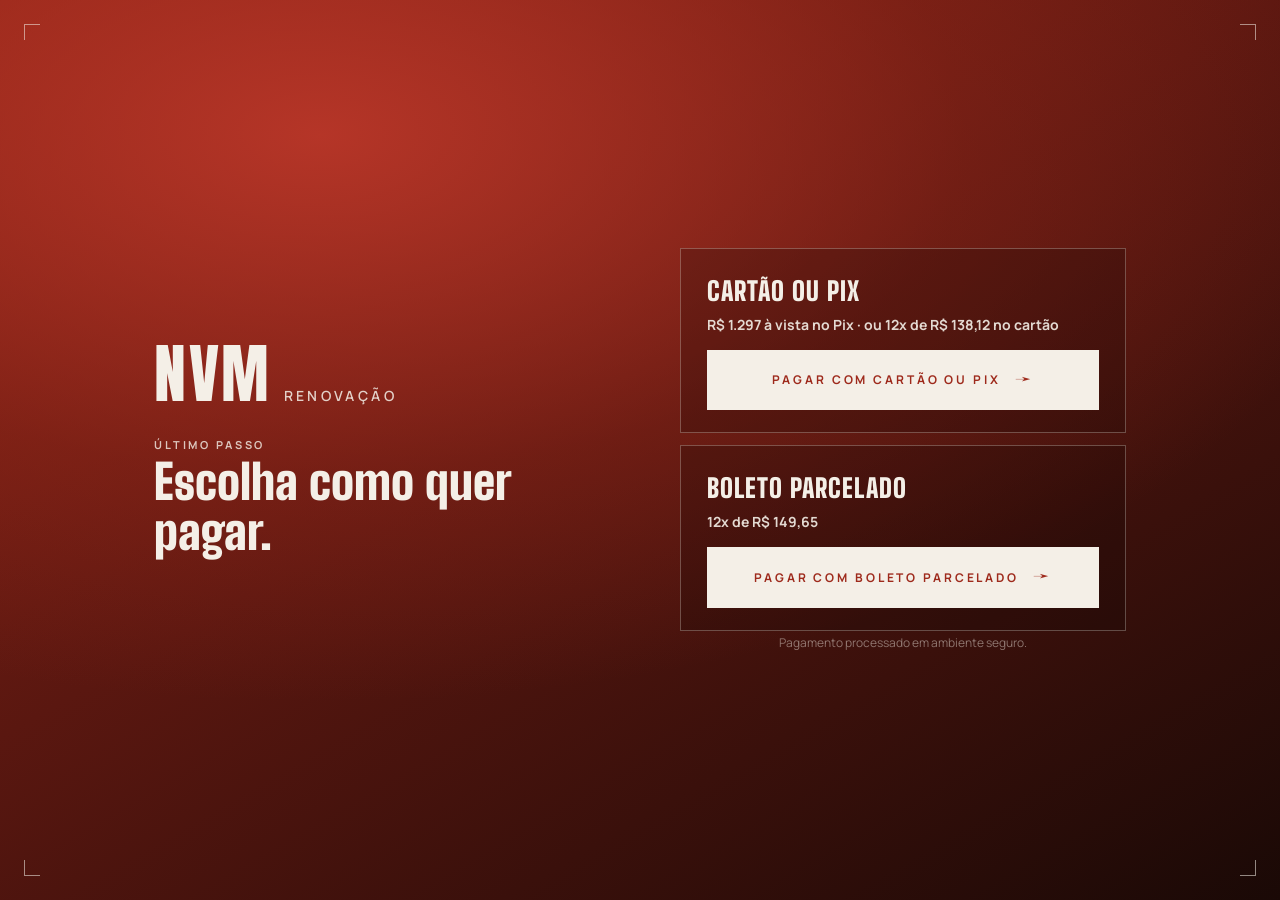
<file: pre-checkout/index.html>
<!DOCTYPE html>
<html lang="pt-BR">
<head>
  <meta charset="UTF-8" />
  <meta name="viewport" content="width=device-width, initial-scale=1.0" />
  <title>Escolha a forma de pagamento — Renovação NVM</title>
  <meta name="description" content="Escolha a forma de pagamento para renovar sua participação no NVM com Alzira Vasconcelos." />
  <meta name="robots" content="noindex" />

  <link rel="preconnect" href="https://fonts.googleapis.com" />
  <link rel="preconnect" href="https://fonts.gstatic.com" crossorigin />
  <link href="https://fonts.googleapis.com/css2?family=Anton&family=Big+Shoulders+Display:wght@400;700;800;900&family=Cormorant+Garamond:ital,wght@0,400;0,500;0,600;1,400;1,500&family=Italianno&family=Manrope:wght@300;400;500;600;700;800&display=swap" rel="stylesheet" />

  <link rel="stylesheet" href="../styles.css" />

  <!-- Google Tag Manager -->
  <script>(function(w,d,s,l,i){w[l]=w[l]||[];w[l].push({'gtm.start':
  new Date().getTime(),event:'gtm.js'});var f=d.getElementsByTagName(s)[0],
  j=d.createElement(s),dl=l!='dataLayer'?'&l='+l:'';j.async=true;j.src=
  'https://www.googletagmanager.com/gtm.js?id='+i+dl;f.parentNode.insertBefore(j,f);
  })(window,document,'script','dataLayer','GTM-MC8MKSW');</script>
  <!-- End Google Tag Manager -->

  <style>
    /* Identidade da Renovação NVM — vermelho */
    :root { --red: #C0392B; --red-2: #E04A38; --red-deep: #9E2A1C; --red-panel: rgba(0,0,0,.20); }

    /* ===== Mobile first — tudo em uma dobra ===== */
    .prechk {
      min-height: 100vh;
      min-height: 100dvh;
      padding: 0;
      display: flex;
      align-items: center;
      background:
        radial-gradient(120% 90% at 25% 15%, rgba(192,57,43,.85) 0%, rgba(158,42,28,.35) 42%, rgba(0,0,0,0) 70%),
        linear-gradient(150deg, #8E2416 0%, #5A1710 45%, #1A0906 100%);
    }
    .prechk .container {
      padding: 24px 20px;
      display: flex;
      flex-direction: column;
      justify-content: center;
      gap: 18px;
    }

    /* Marca */
    .prechk__brand { display: flex; align-items: baseline; gap: 12px; }
    .prechk__brand-mark {
      font-family: var(--f-logo);
      font-size: 40px;
      line-height: 1;
      letter-spacing: .04em;
      color: var(--ivory);
    }
    .prechk__brand-sub {
      font-family: var(--f-sans);
      font-size: 12px;
      font-weight: 600;
      letter-spacing: .24em;
      text-transform: uppercase;
      color: var(--ivory);
      opacity: .85;
    }

    /* Cabeçalho */
    .prechk__head { display: flex; flex-direction: column; gap: 4px; }
    .prechk__eyebrow {
      font-family: var(--f-sans);
      font-size: 11px;
      font-weight: 700;
      letter-spacing: .26em;
      text-transform: uppercase;
      color: var(--ivory);
      opacity: .8;
    }
    .prechk__title {
      font-family: var(--f-display);
      font-weight: 900;
      font-size: 30px;
      line-height: 1.05;
      color: var(--ivory);
    }

    /* Opções */
    .pay-options { display: flex; flex-direction: column; gap: 12px; }
    .pay-option {
      display: flex;
      flex-direction: column;
      gap: 3px;
      padding: 16px 18px;
      border: 1px solid rgba(244,239,231,.28);
      background: var(--red-panel);
      transition: border-color .2s, transform .2s;
    }
    .pay-option:hover { border-color: var(--ivory); transform: translateY(-2px); }
    .pay-option__label {
      font-family: var(--f-display);
      font-weight: 900;
      font-size: 22px;
      text-transform: uppercase;
      letter-spacing: .04em;
      color: var(--ivory);
    }
    .pay-option__price {
      font-family: var(--f-sans);
      font-size: 13px;
      font-weight: 700;
      color: var(--ivory);
      opacity: .9;
      line-height: 1.35;
    }
    .pay-option .cta {
      margin-top: 12px;
      padding: 16px 24px;
      font-size: 12px;
      background: var(--ivory);
      color: var(--red-deep);
    }
    .pay-option .cta:hover { background: var(--onyx); color: var(--ivory); }
    .prechk__note {
      font-family: var(--f-sans);
      font-size: 12px;
      color: var(--ivory);
      opacity: .45;
      text-align: center;
      margin: 2px 0 0;
    }

    /* ===== Desktop — duas colunas ===== */
    @media (min-width: 768px) {
      .prechk .container {
        flex-direction: row;
        align-items: center;
        gap: 80px;
        padding: 48px 64px;
        max-width: 1100px;
      }
      .prechk__col-left { flex: 1; }
      .prechk__col-right { flex: 1; max-width: 480px; }
      .prechk__brand-mark { font-size: 64px; }
      .prechk__brand-sub { font-size: 14px; }
      .prechk__head { margin-top: 28px; }
      .prechk__title { font-size: 48px; }
      .pay-option { padding: 22px 26px; }
      .pay-option__label { font-size: 26px; }
      .pay-option__price { font-size: 14px; }
    }
  </style>
</head>
<body>
  <!-- Google Tag Manager (noscript) -->
  <noscript><iframe src="https://www.googletagmanager.com/ns.html?id=GTM-MC8MKSW"
  height="0" width="0" style="display:none;visibility:hidden"></iframe></noscript>
  <!-- End Google Tag Manager (noscript) -->

  <section class="section section--onyx prechk">
    <div class="corner-mark corner-mark--tl" style="border-color:var(--ivory)"></div>
    <div class="corner-mark corner-mark--tr" style="border-color:var(--ivory)"></div>
    <div class="corner-mark corner-mark--bl" style="border-color:var(--ivory)"></div>
    <div class="corner-mark corner-mark--br" style="border-color:var(--ivory)"></div>

    <div class="container">
      <div class="prechk__col-left">
        <div class="prechk__brand">
          <span class="prechk__brand-mark">NVM</span>
          <span class="prechk__brand-sub">Renovação</span>
        </div>
        <div class="prechk__head">
          <span class="prechk__eyebrow">Último passo</span>
          <h1 class="prechk__title">Escolha como quer pagar.</h1>
        </div>
      </div>

      <div class="prechk__col-right">
        <div class="pay-options">
          <div class="pay-option">
            <span class="pay-option__label">Cartão ou Pix</span>
            <span class="pay-option__price">R$ 1.297 à vista no Pix · ou 12x de R$ 138,12 no cartão</span>
            <a href="https://lastlink.com/p/CA3B7E620/checkout-payment/" target="_blank" rel="noopener" class="cta cta--full" data-checkout>Pagar com Cartão ou Pix</a>
          </div>

          <div class="pay-option">
            <span class="pay-option__label">Boleto parcelado</span>
            <span class="pay-option__price">12x de R$ 149,65</span>
            <a href="https://pay.tmb.com.br/alzira/9YO246429KK" target="_blank" rel="noopener" class="cta cta--full" data-checkout>Pagar com Boleto Parcelado</a>
          </div>
        </div>
        <p class="prechk__note">Pagamento processado em ambiente seguro.</p>
      </div>
    </div>
  </section>

  <script>
    (function() {
      var params = new URLSearchParams(window.location.search);
      var utmKeys = ['utm_source', 'utm_medium', 'utm_campaign', 'utm_content', 'utm_term', 'fbclid', 'gclid'];

      var utms = new URLSearchParams();
      utmKeys.forEach(function(key) {
        if (params.has(key)) utms.set(key, params.get(key));
      });

      // Se a página não recebeu nenhuma UTM no GET, aplica o padrão.
      if (utms.toString() === '') {
        utms.set('utm_source', 'pre-checkout');
        utms.set('utm_medium', 'pre-checkout');
        utms.set('utm_campaign', 'nvm-ren-c19');
        utms.set('utm_content', 'pre-checkout');
        utms.set('utm_term', 'pre-checkout');
      }

      document.querySelectorAll('a[data-checkout]').forEach(function(a) {
        var url = new URL(a.href);
        utms.forEach(function(val, key) { url.searchParams.set(key, val); });
        a.href = url.toString();
      });
    })();
  </script>
</body>
</html>
</file>
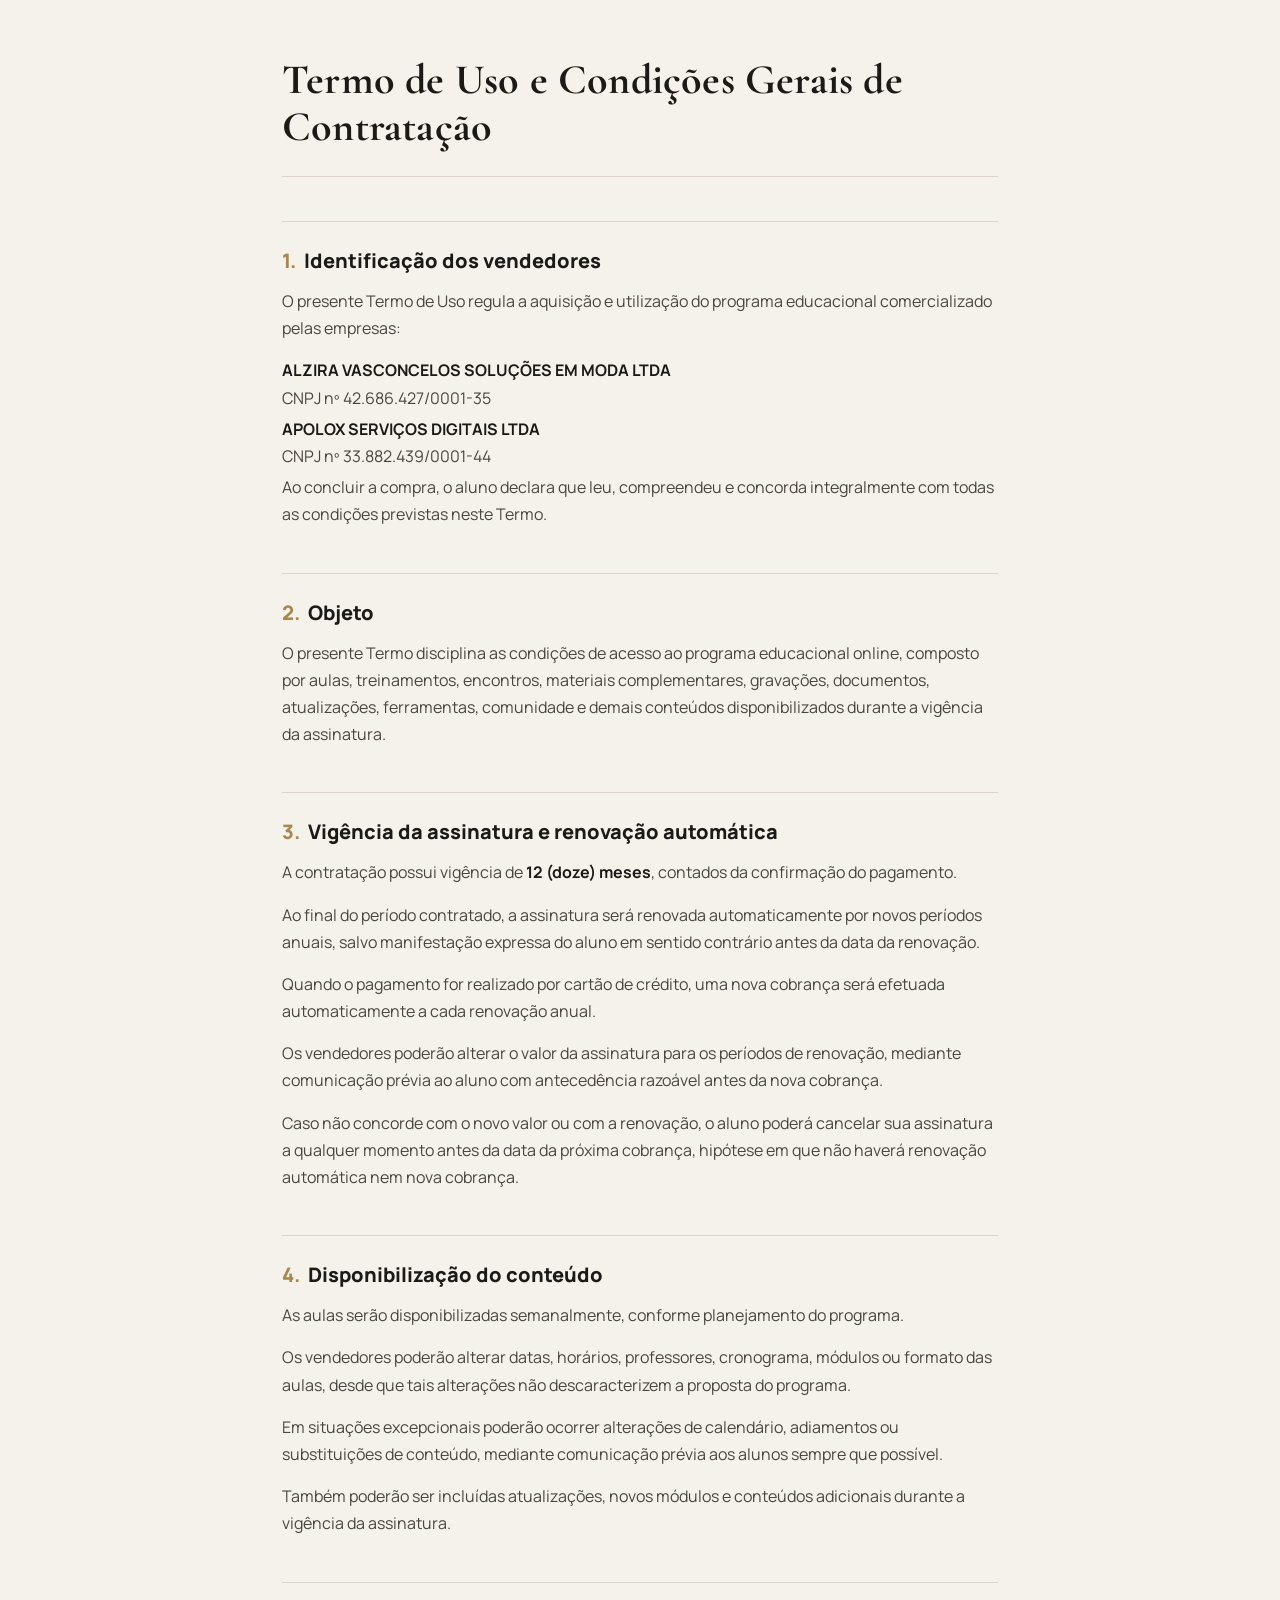
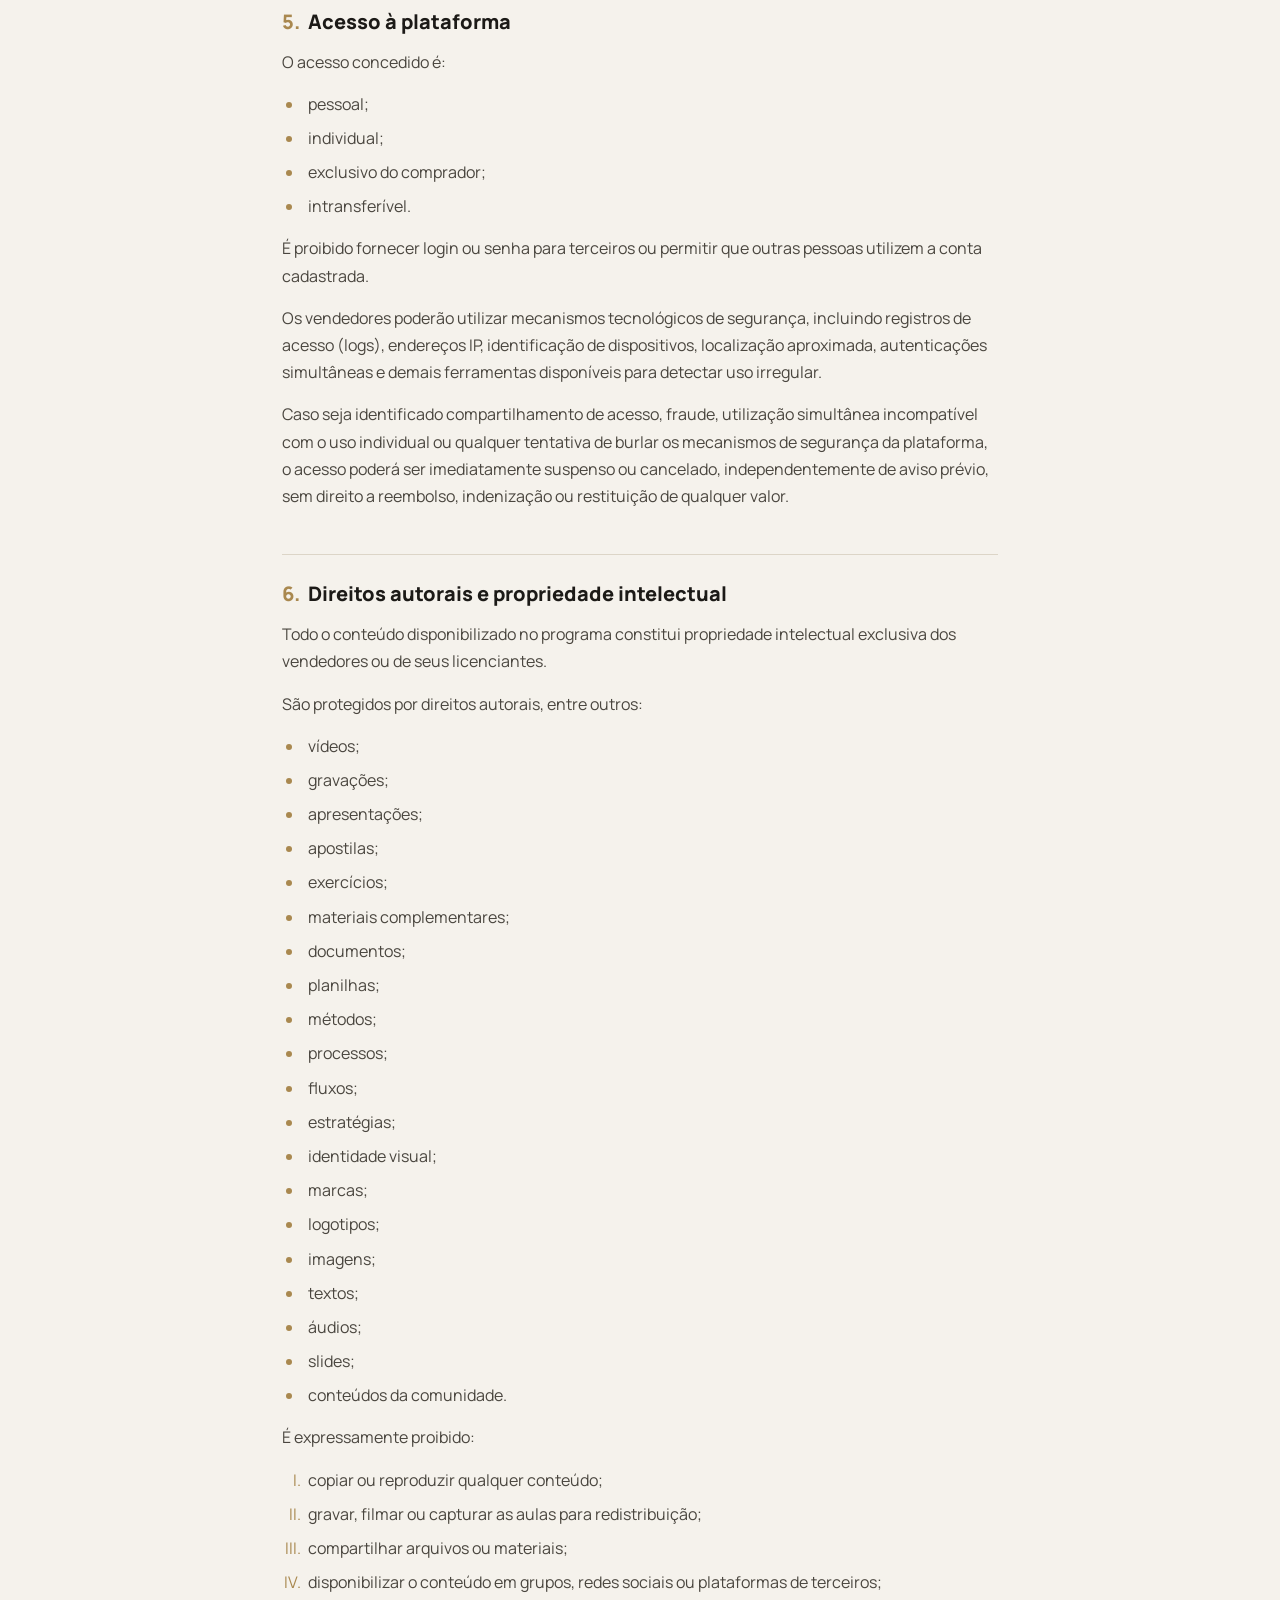
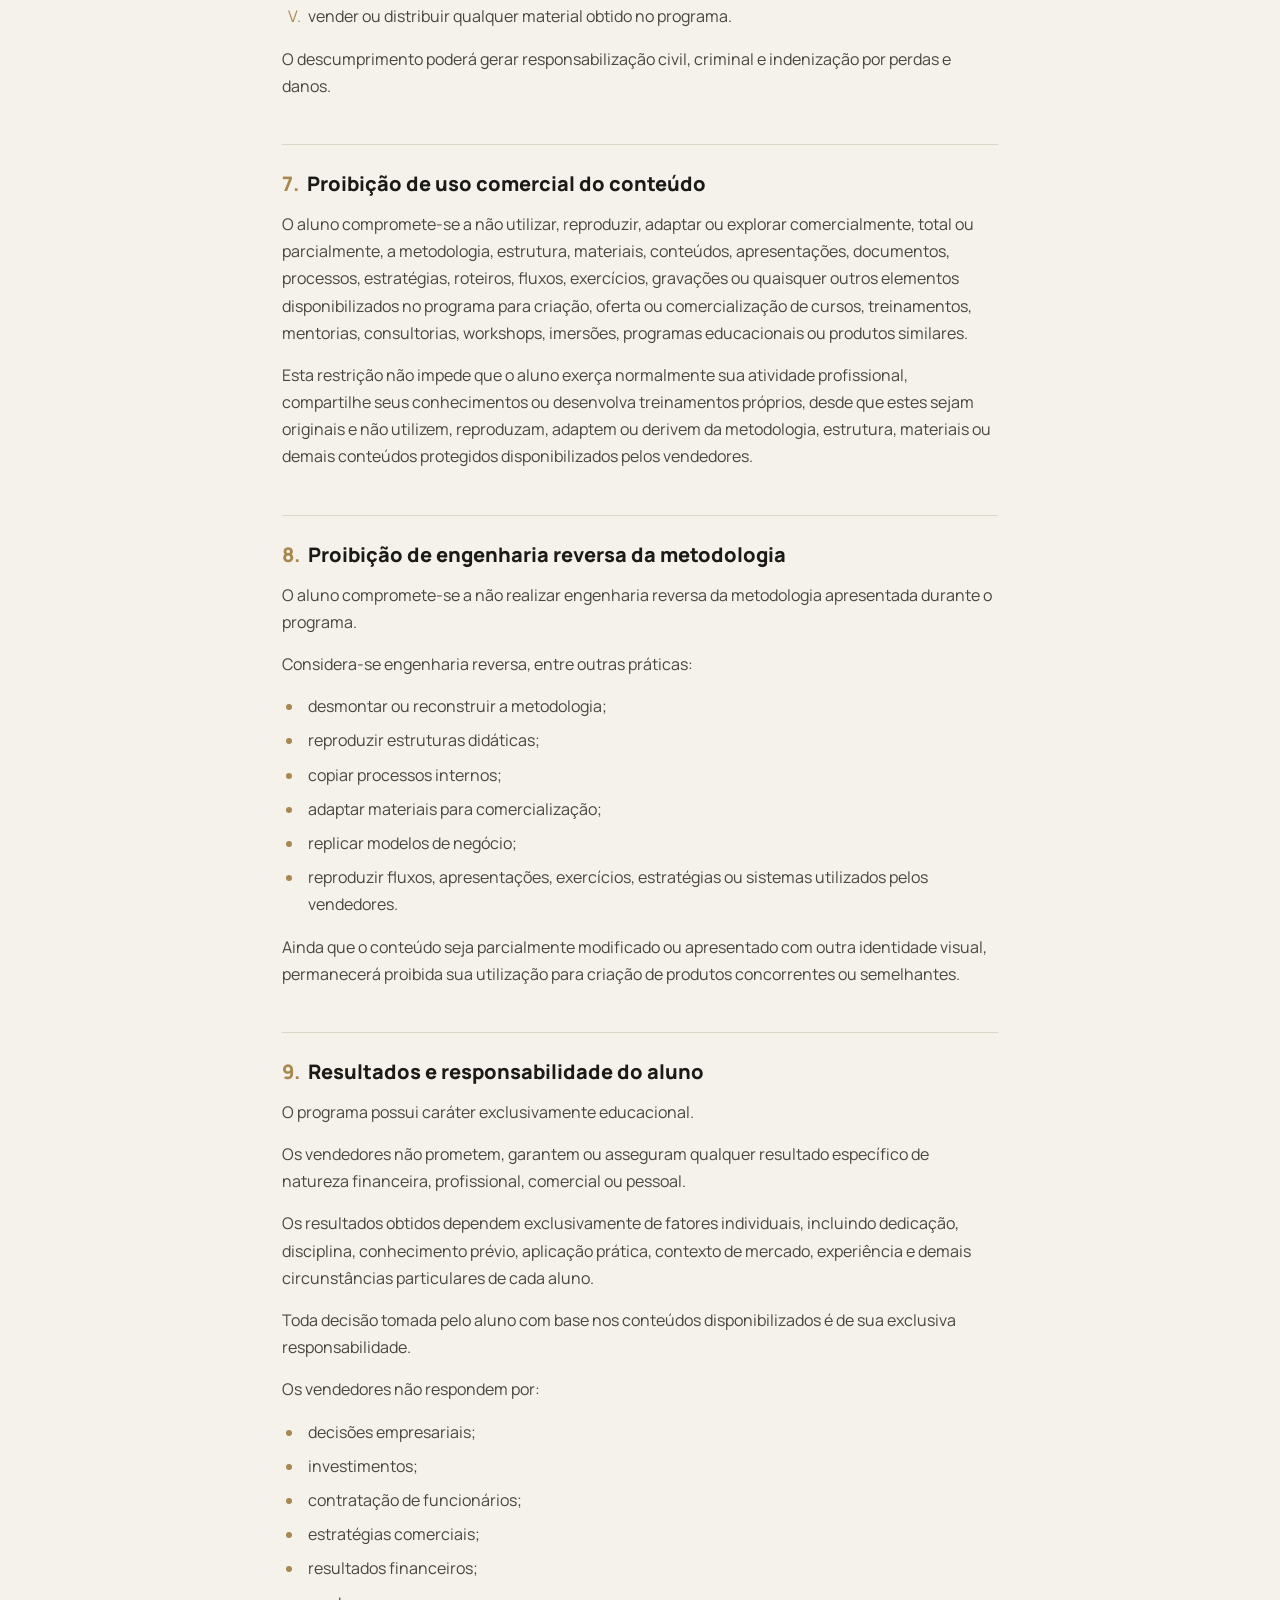
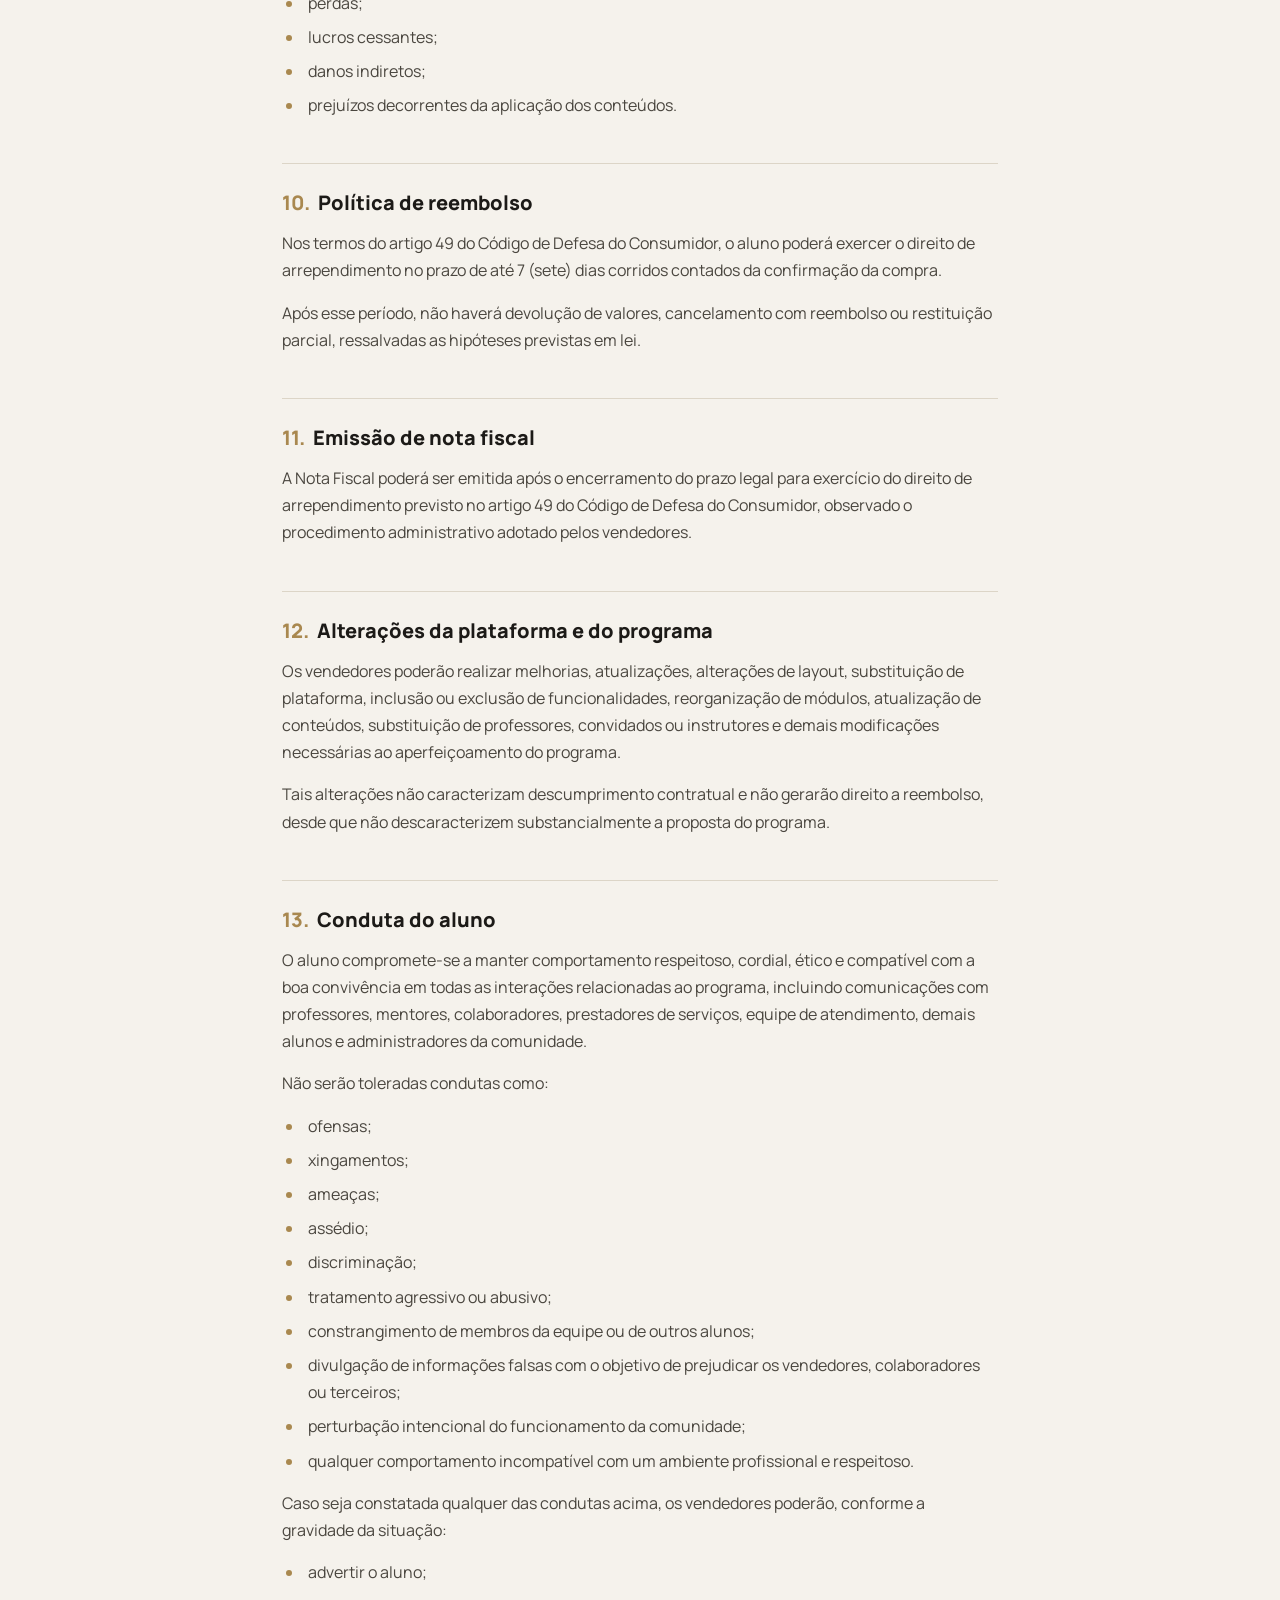
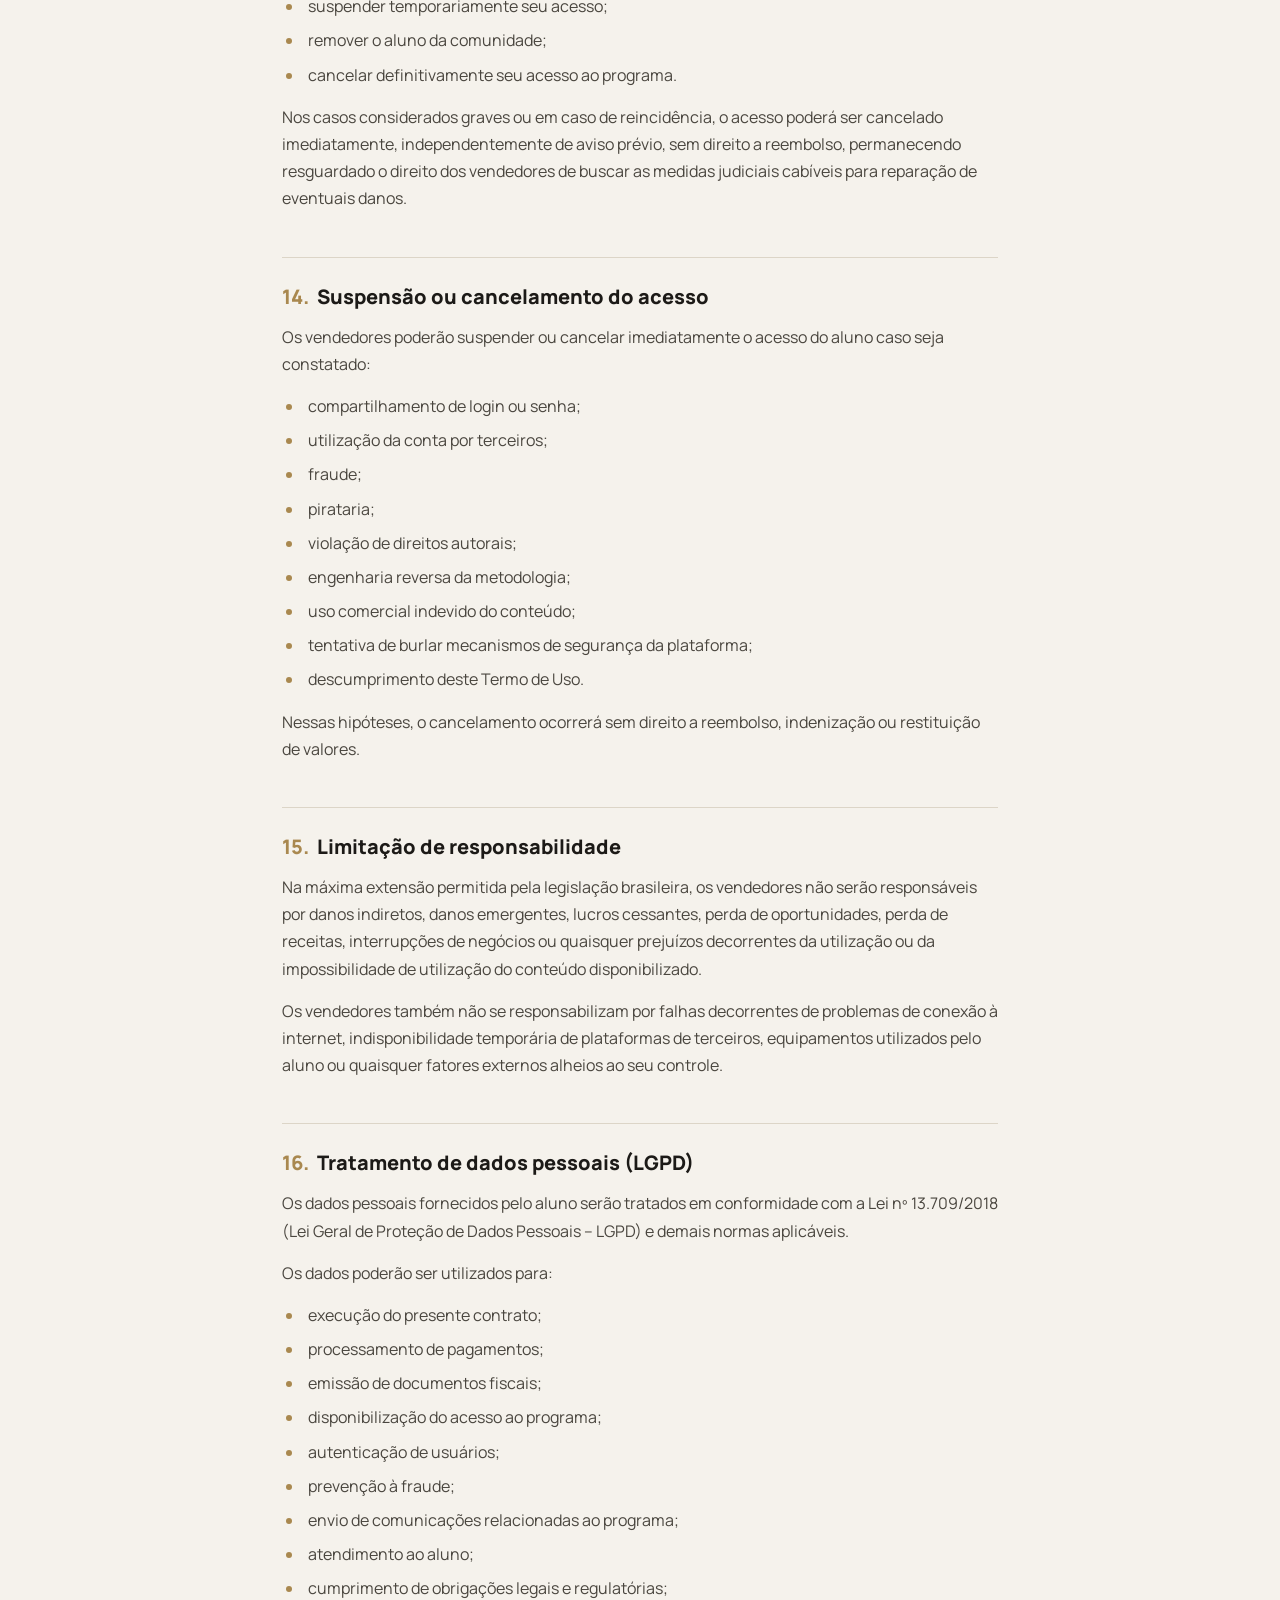
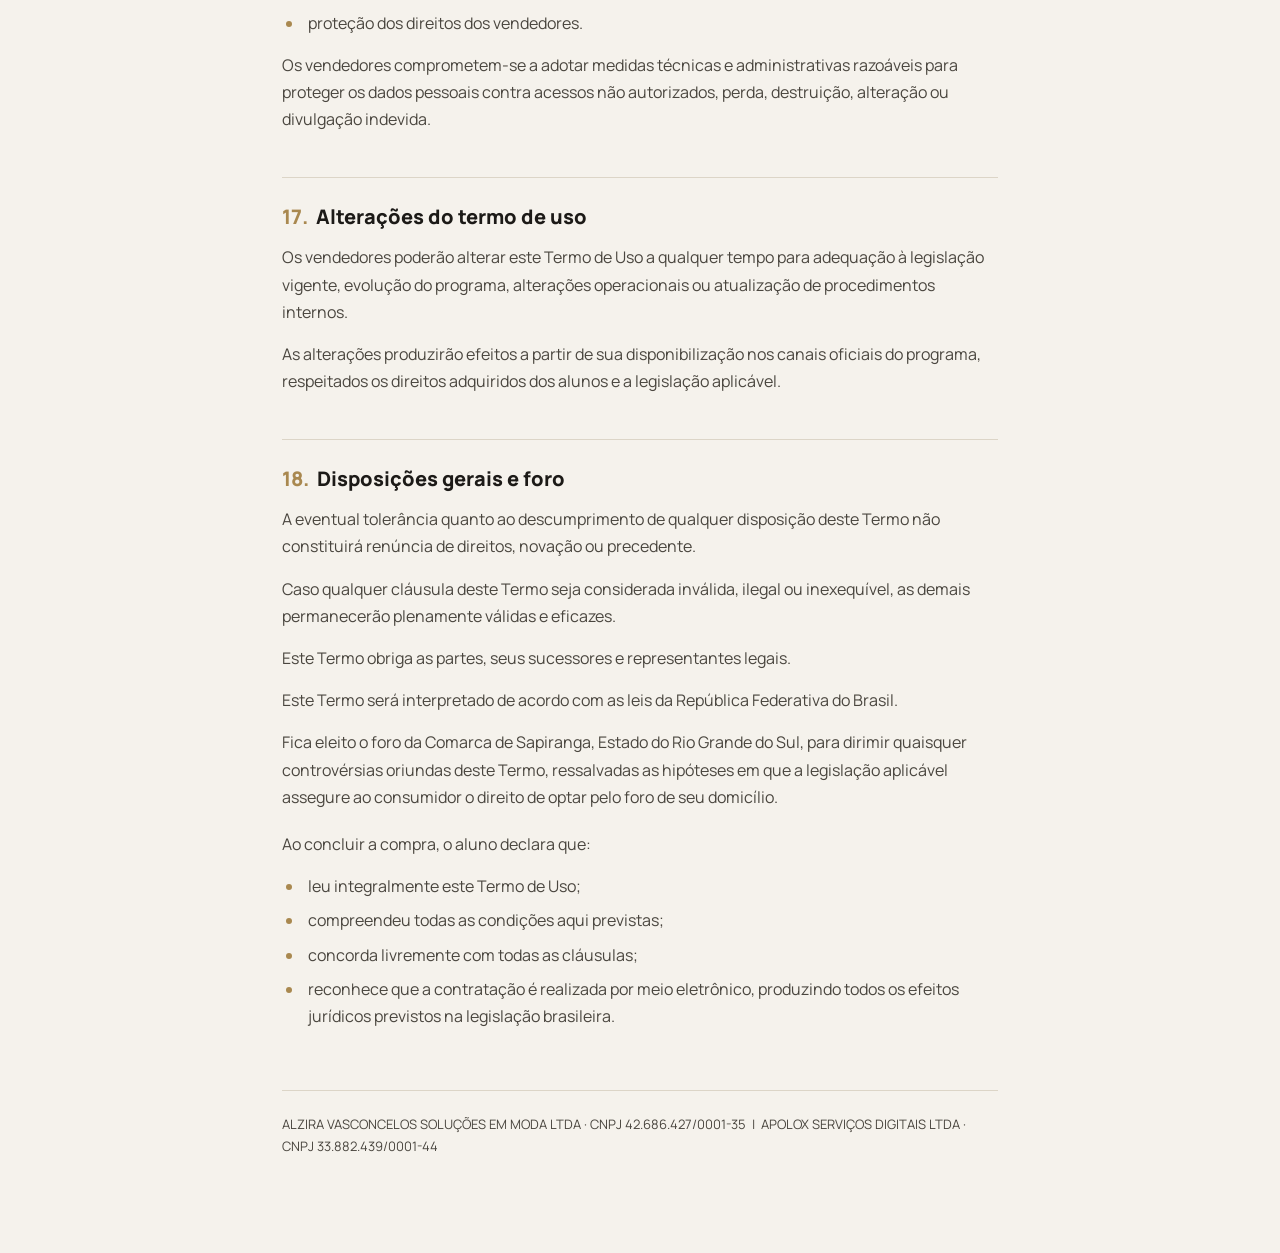
<file: termos-de-compra/index.html>
<!DOCTYPE html>
<html lang="pt-BR">
<head>
  <meta charset="UTF-8" />
  <meta name="viewport" content="width=device-width, initial-scale=1.0" />
  <title>Termo de Uso e Condições Gerais de Contratação — Imersão Fashion Business</title>
  <meta name="description" content="Termo de Uso e Condições Gerais de Contratação do programa educacional Imersão Fashion Business." />
  <meta name="robots" content="noindex" />
  <link rel="preconnect" href="https://fonts.googleapis.com" />
  <link rel="preconnect" href="https://fonts.gstatic.com" crossorigin />
  <link href="https://fonts.googleapis.com/css2?family=Cormorant+Garamond:wght@500;600;700&family=Manrope:wght@400;500;600;700;800&display=swap" rel="stylesheet" />
  <style>
    :root{
      --paper:#f5f2ec;
      --ink:#1c1a17;
      --muted:#4a463f;
      --champagne:#a9884f;
      --line:#dcd5c7;
      --max:760px;
    }
    *{box-sizing:border-box}
    html{scroll-behavior:smooth}
    body{
      margin:0;
      background:var(--paper);
      color:var(--ink);
      font-family:'Manrope',system-ui,-apple-system,sans-serif;
      font-size:16px;
      line-height:1.7;
      -webkit-font-smoothing:antialiased;
    }
    .wrap{max-width:var(--max);margin:0 auto;padding:56px 22px 96px}
    header.doc{border-bottom:1px solid var(--line);padding-bottom:26px;margin-bottom:10px}
    .kicker{font-size:12px;letter-spacing:.28em;text-transform:uppercase;color:var(--champagne);font-weight:700;margin:0 0 14px}
    h1{
      font-family:'Cormorant Garamond',serif;
      font-weight:700;
      font-size:clamp(28px,5vw,42px);
      line-height:1.12;
      margin:0;
      letter-spacing:.2px;
    }
    h2{
      font-family:'Manrope',sans-serif;
      font-weight:800;
      font-size:clamp(17px,2.6vw,20px);
      line-height:1.3;
      margin:44px 0 14px;
      padding-top:26px;
      border-top:1px solid var(--line);
    }
    h2 .num{color:var(--champagne);margin-right:.4em}
    p{margin:0 0 15px;color:var(--muted)}
    strong{color:var(--ink);font-weight:700}
    ul,ol{margin:0 0 15px;padding-left:22px;color:var(--muted)}
    li{margin:0 0 7px;padding-left:4px}
    li::marker{color:var(--champagne)}
    ol.roman{list-style:upper-roman}
    .cnpj{margin:0 0 4px}
    .final{margin-top:20px}
    footer.doc{margin-top:60px;padding-top:22px;border-top:1px solid var(--line);font-size:13px;color:var(--muted)}
    @media (max-width:520px){.wrap{padding:40px 18px 72px}}
  </style>
</head>
<body>
  <div class="wrap">
    <header class="doc">
      <h1>Termo de Uso e Condições Gerais de Contratação</h1>
    </header>

    <h2><span class="num">1.</span>Identificação dos vendedores</h2>
    <p>O presente Termo de Uso regula a aquisição e utilização do programa educacional comercializado pelas empresas:</p>
    <p class="cnpj"><strong>ALZIRA VASCONCELOS SOLUÇÕES EM MODA LTDA</strong><br />CNPJ nº 42.686.427/0001-35</p>
    <p class="cnpj"><strong>APOLOX SERVIÇOS DIGITAIS LTDA</strong><br />CNPJ nº 33.882.439/0001-44</p>
    <p>Ao concluir a compra, o aluno declara que leu, compreendeu e concorda integralmente com todas as condições previstas neste Termo.</p>

    <h2><span class="num">2.</span>Objeto</h2>
    <p>O presente Termo disciplina as condições de acesso ao programa educacional online, composto por aulas, treinamentos, encontros, materiais complementares, gravações, documentos, atualizações, ferramentas, comunidade e demais conteúdos disponibilizados durante a vigência da assinatura.</p>

    <h2><span class="num">3.</span>Vigência da assinatura e renovação automática</h2>
    <p>A contratação possui vigência de <strong>12 (doze) meses</strong>, contados da confirmação do pagamento.</p>
    <p>Ao final do período contratado, a assinatura será renovada automaticamente por novos períodos anuais, salvo manifestação expressa do aluno em sentido contrário antes da data da renovação.</p>
    <p>Quando o pagamento for realizado por cartão de crédito, uma nova cobrança será efetuada automaticamente a cada renovação anual.</p>
    <p>Os vendedores poderão alterar o valor da assinatura para os períodos de renovação, mediante comunicação prévia ao aluno com antecedência razoável antes da nova cobrança.</p>
    <p>Caso não concorde com o novo valor ou com a renovação, o aluno poderá cancelar sua assinatura a qualquer momento antes da data da próxima cobrança, hipótese em que não haverá renovação automática nem nova cobrança.</p>

    <h2><span class="num">4.</span>Disponibilização do conteúdo</h2>
    <p>As aulas serão disponibilizadas semanalmente, conforme planejamento do programa.</p>
    <p>Os vendedores poderão alterar datas, horários, professores, cronograma, módulos ou formato das aulas, desde que tais alterações não descaracterizem a proposta do programa.</p>
    <p>Em situações excepcionais poderão ocorrer alterações de calendário, adiamentos ou substituições de conteúdo, mediante comunicação prévia aos alunos sempre que possível.</p>
    <p>Também poderão ser incluídas atualizações, novos módulos e conteúdos adicionais durante a vigência da assinatura.</p>

    <h2><span class="num">5.</span>Acesso à plataforma</h2>
    <p>O acesso concedido é:</p>
    <ul>
      <li>pessoal;</li>
      <li>individual;</li>
      <li>exclusivo do comprador;</li>
      <li>intransferível.</li>
    </ul>
    <p>É proibido fornecer login ou senha para terceiros ou permitir que outras pessoas utilizem a conta cadastrada.</p>
    <p>Os vendedores poderão utilizar mecanismos tecnológicos de segurança, incluindo registros de acesso (logs), endereços IP, identificação de dispositivos, localização aproximada, autenticações simultâneas e demais ferramentas disponíveis para detectar uso irregular.</p>
    <p>Caso seja identificado compartilhamento de acesso, fraude, utilização simultânea incompatível com o uso individual ou qualquer tentativa de burlar os mecanismos de segurança da plataforma, o acesso poderá ser imediatamente suspenso ou cancelado, independentemente de aviso prévio, sem direito a reembolso, indenização ou restituição de qualquer valor.</p>

    <h2><span class="num">6.</span>Direitos autorais e propriedade intelectual</h2>
    <p>Todo o conteúdo disponibilizado no programa constitui propriedade intelectual exclusiva dos vendedores ou de seus licenciantes.</p>
    <p>São protegidos por direitos autorais, entre outros:</p>
    <ul>
      <li>vídeos;</li>
      <li>gravações;</li>
      <li>apresentações;</li>
      <li>apostilas;</li>
      <li>exercícios;</li>
      <li>materiais complementares;</li>
      <li>documentos;</li>
      <li>planilhas;</li>
      <li>métodos;</li>
      <li>processos;</li>
      <li>fluxos;</li>
      <li>estratégias;</li>
      <li>identidade visual;</li>
      <li>marcas;</li>
      <li>logotipos;</li>
      <li>imagens;</li>
      <li>textos;</li>
      <li>áudios;</li>
      <li>slides;</li>
      <li>conteúdos da comunidade.</li>
    </ul>
    <p>É expressamente proibido:</p>
    <ol class="roman">
      <li>copiar ou reproduzir qualquer conteúdo;</li>
      <li>gravar, filmar ou capturar as aulas para redistribuição;</li>
      <li>compartilhar arquivos ou materiais;</li>
      <li>disponibilizar o conteúdo em grupos, redes sociais ou plataformas de terceiros;</li>
      <li>vender ou distribuir qualquer material obtido no programa.</li>
    </ol>
    <p>O descumprimento poderá gerar responsabilização civil, criminal e indenização por perdas e danos.</p>

    <h2><span class="num">7.</span>Proibição de uso comercial do conteúdo</h2>
    <p>O aluno compromete-se a não utilizar, reproduzir, adaptar ou explorar comercialmente, total ou parcialmente, a metodologia, estrutura, materiais, conteúdos, apresentações, documentos, processos, estratégias, roteiros, fluxos, exercícios, gravações ou quaisquer outros elementos disponibilizados no programa para criação, oferta ou comercialização de cursos, treinamentos, mentorias, consultorias, workshops, imersões, programas educacionais ou produtos similares.</p>
    <p>Esta restrição não impede que o aluno exerça normalmente sua atividade profissional, compartilhe seus conhecimentos ou desenvolva treinamentos próprios, desde que estes sejam originais e não utilizem, reproduzam, adaptem ou derivem da metodologia, estrutura, materiais ou demais conteúdos protegidos disponibilizados pelos vendedores.</p>

    <h2><span class="num">8.</span>Proibição de engenharia reversa da metodologia</h2>
    <p>O aluno compromete-se a não realizar engenharia reversa da metodologia apresentada durante o programa.</p>
    <p>Considera-se engenharia reversa, entre outras práticas:</p>
    <ul>
      <li>desmontar ou reconstruir a metodologia;</li>
      <li>reproduzir estruturas didáticas;</li>
      <li>copiar processos internos;</li>
      <li>adaptar materiais para comercialização;</li>
      <li>replicar modelos de negócio;</li>
      <li>reproduzir fluxos, apresentações, exercícios, estratégias ou sistemas utilizados pelos vendedores.</li>
    </ul>
    <p>Ainda que o conteúdo seja parcialmente modificado ou apresentado com outra identidade visual, permanecerá proibida sua utilização para criação de produtos concorrentes ou semelhantes.</p>

    <h2><span class="num">9.</span>Resultados e responsabilidade do aluno</h2>
    <p>O programa possui caráter exclusivamente educacional.</p>
    <p>Os vendedores não prometem, garantem ou asseguram qualquer resultado específico de natureza financeira, profissional, comercial ou pessoal.</p>
    <p>Os resultados obtidos dependem exclusivamente de fatores individuais, incluindo dedicação, disciplina, conhecimento prévio, aplicação prática, contexto de mercado, experiência e demais circunstâncias particulares de cada aluno.</p>
    <p>Toda decisão tomada pelo aluno com base nos conteúdos disponibilizados é de sua exclusiva responsabilidade.</p>
    <p>Os vendedores não respondem por:</p>
    <ul>
      <li>decisões empresariais;</li>
      <li>investimentos;</li>
      <li>contratação de funcionários;</li>
      <li>estratégias comerciais;</li>
      <li>resultados financeiros;</li>
      <li>perdas;</li>
      <li>lucros cessantes;</li>
      <li>danos indiretos;</li>
      <li>prejuízos decorrentes da aplicação dos conteúdos.</li>
    </ul>

    <h2><span class="num">10.</span>Política de reembolso</h2>
    <p>Nos termos do artigo 49 do Código de Defesa do Consumidor, o aluno poderá exercer o direito de arrependimento no prazo de até 7 (sete) dias corridos contados da confirmação da compra.</p>
    <p>Após esse período, não haverá devolução de valores, cancelamento com reembolso ou restituição parcial, ressalvadas as hipóteses previstas em lei.</p>

    <h2><span class="num">11.</span>Emissão de nota fiscal</h2>
    <p>A Nota Fiscal poderá ser emitida após o encerramento do prazo legal para exercício do direito de arrependimento previsto no artigo 49 do Código de Defesa do Consumidor, observado o procedimento administrativo adotado pelos vendedores.</p>

    <h2><span class="num">12.</span>Alterações da plataforma e do programa</h2>
    <p>Os vendedores poderão realizar melhorias, atualizações, alterações de layout, substituição de plataforma, inclusão ou exclusão de funcionalidades, reorganização de módulos, atualização de conteúdos, substituição de professores, convidados ou instrutores e demais modificações necessárias ao aperfeiçoamento do programa.</p>
    <p>Tais alterações não caracterizam descumprimento contratual e não gerarão direito a reembolso, desde que não descaracterizem substancialmente a proposta do programa.</p>

    <h2><span class="num">13.</span>Conduta do aluno</h2>
    <p>O aluno compromete-se a manter comportamento respeitoso, cordial, ético e compatível com a boa convivência em todas as interações relacionadas ao programa, incluindo comunicações com professores, mentores, colaboradores, prestadores de serviços, equipe de atendimento, demais alunos e administradores da comunidade.</p>
    <p>Não serão toleradas condutas como:</p>
    <ul>
      <li>ofensas;</li>
      <li>xingamentos;</li>
      <li>ameaças;</li>
      <li>assédio;</li>
      <li>discriminação;</li>
      <li>tratamento agressivo ou abusivo;</li>
      <li>constrangimento de membros da equipe ou de outros alunos;</li>
      <li>divulgação de informações falsas com o objetivo de prejudicar os vendedores, colaboradores ou terceiros;</li>
      <li>perturbação intencional do funcionamento da comunidade;</li>
      <li>qualquer comportamento incompatível com um ambiente profissional e respeitoso.</li>
    </ul>
    <p>Caso seja constatada qualquer das condutas acima, os vendedores poderão, conforme a gravidade da situação:</p>
    <ul>
      <li>advertir o aluno;</li>
      <li>suspender temporariamente seu acesso;</li>
      <li>remover o aluno da comunidade;</li>
      <li>cancelar definitivamente seu acesso ao programa.</li>
    </ul>
    <p>Nos casos considerados graves ou em caso de reincidência, o acesso poderá ser cancelado imediatamente, independentemente de aviso prévio, sem direito a reembolso, permanecendo resguardado o direito dos vendedores de buscar as medidas judiciais cabíveis para reparação de eventuais danos.</p>

    <h2><span class="num">14.</span>Suspensão ou cancelamento do acesso</h2>
    <p>Os vendedores poderão suspender ou cancelar imediatamente o acesso do aluno caso seja constatado:</p>
    <ul>
      <li>compartilhamento de login ou senha;</li>
      <li>utilização da conta por terceiros;</li>
      <li>fraude;</li>
      <li>pirataria;</li>
      <li>violação de direitos autorais;</li>
      <li>engenharia reversa da metodologia;</li>
      <li>uso comercial indevido do conteúdo;</li>
      <li>tentativa de burlar mecanismos de segurança da plataforma;</li>
      <li>descumprimento deste Termo de Uso.</li>
    </ul>
    <p>Nessas hipóteses, o cancelamento ocorrerá sem direito a reembolso, indenização ou restituição de valores.</p>

    <h2><span class="num">15.</span>Limitação de responsabilidade</h2>
    <p>Na máxima extensão permitida pela legislação brasileira, os vendedores não serão responsáveis por danos indiretos, danos emergentes, lucros cessantes, perda de oportunidades, perda de receitas, interrupções de negócios ou quaisquer prejuízos decorrentes da utilização ou da impossibilidade de utilização do conteúdo disponibilizado.</p>
    <p>Os vendedores também não se responsabilizam por falhas decorrentes de problemas de conexão à internet, indisponibilidade temporária de plataformas de terceiros, equipamentos utilizados pelo aluno ou quaisquer fatores externos alheios ao seu controle.</p>

    <h2><span class="num">16.</span>Tratamento de dados pessoais (LGPD)</h2>
    <p>Os dados pessoais fornecidos pelo aluno serão tratados em conformidade com a Lei nº 13.709/2018 (Lei Geral de Proteção de Dados Pessoais – LGPD) e demais normas aplicáveis.</p>
    <p>Os dados poderão ser utilizados para:</p>
    <ul>
      <li>execução do presente contrato;</li>
      <li>processamento de pagamentos;</li>
      <li>emissão de documentos fiscais;</li>
      <li>disponibilização do acesso ao programa;</li>
      <li>autenticação de usuários;</li>
      <li>prevenção à fraude;</li>
      <li>envio de comunicações relacionadas ao programa;</li>
      <li>atendimento ao aluno;</li>
      <li>cumprimento de obrigações legais e regulatórias;</li>
      <li>proteção dos direitos dos vendedores.</li>
    </ul>
    <p>Os vendedores comprometem-se a adotar medidas técnicas e administrativas razoáveis para proteger os dados pessoais contra acessos não autorizados, perda, destruição, alteração ou divulgação indevida.</p>

    <h2><span class="num">17.</span>Alterações do termo de uso</h2>
    <p>Os vendedores poderão alterar este Termo de Uso a qualquer tempo para adequação à legislação vigente, evolução do programa, alterações operacionais ou atualização de procedimentos internos.</p>
    <p>As alterações produzirão efeitos a partir de sua disponibilização nos canais oficiais do programa, respeitados os direitos adquiridos dos alunos e a legislação aplicável.</p>

    <h2><span class="num">18.</span>Disposições gerais e foro</h2>
    <p>A eventual tolerância quanto ao descumprimento de qualquer disposição deste Termo não constituirá renúncia de direitos, novação ou precedente.</p>
    <p>Caso qualquer cláusula deste Termo seja considerada inválida, ilegal ou inexequível, as demais permanecerão plenamente válidas e eficazes.</p>
    <p>Este Termo obriga as partes, seus sucessores e representantes legais.</p>
    <p>Este Termo será interpretado de acordo com as leis da República Federativa do Brasil.</p>
    <p>Fica eleito o foro da Comarca de Sapiranga, Estado do Rio Grande do Sul, para dirimir quaisquer controvérsias oriundas deste Termo, ressalvadas as hipóteses em que a legislação aplicável assegure ao consumidor o direito de optar pelo foro de seu domicílio.</p>
    <p class="final">Ao concluir a compra, o aluno declara que:</p>
    <ul>
      <li>leu integralmente este Termo de Uso;</li>
      <li>compreendeu todas as condições aqui previstas;</li>
      <li>concorda livremente com todas as cláusulas;</li>
      <li>reconhece que a contratação é realizada por meio eletrônico, produzindo todos os efeitos jurídicos previstos na legislação brasileira.</li>
    </ul>

    <footer class="doc">
      ALZIRA VASCONCELOS SOLUÇÕES EM MODA LTDA · CNPJ 42.686.427/0001-35 &nbsp;|&nbsp; APOLOX SERVIÇOS DIGITAIS LTDA · CNPJ 33.882.439/0001-44
    </footer>
  </div>
</body>
</html>
</file>
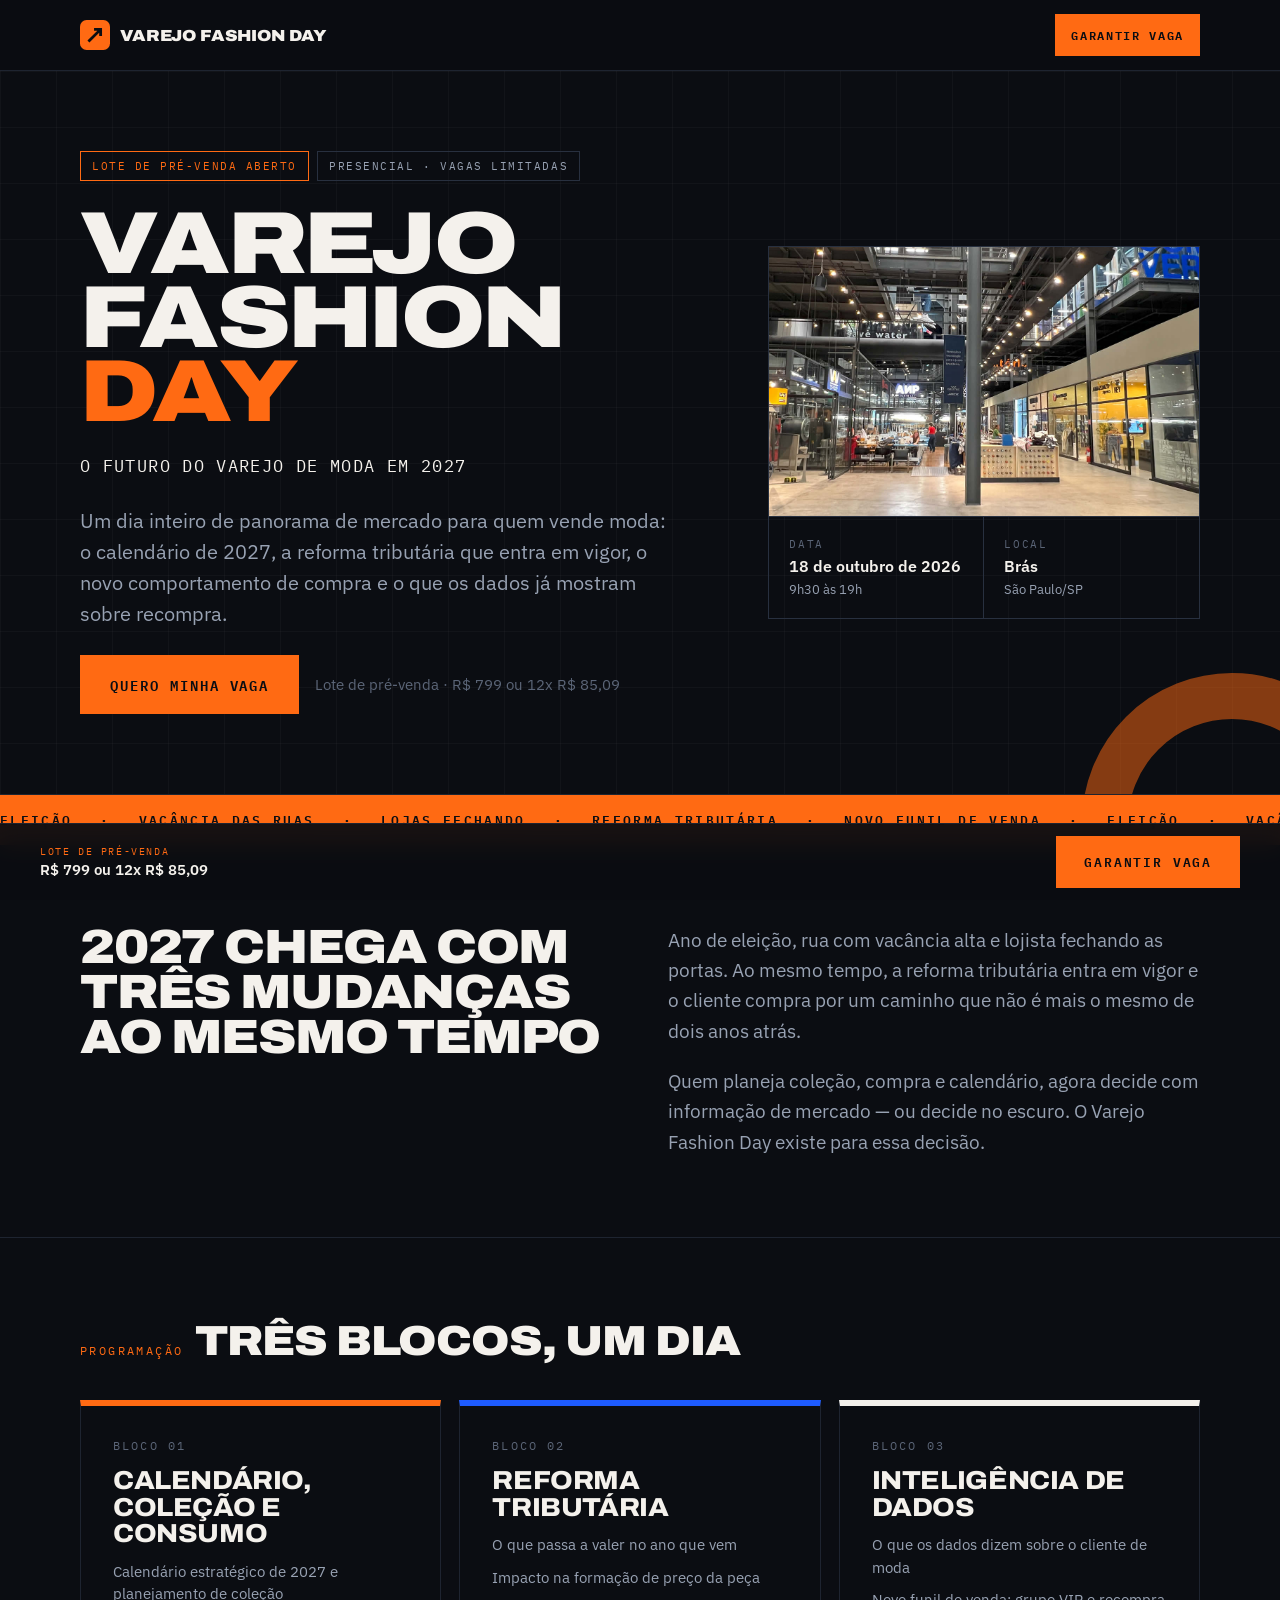
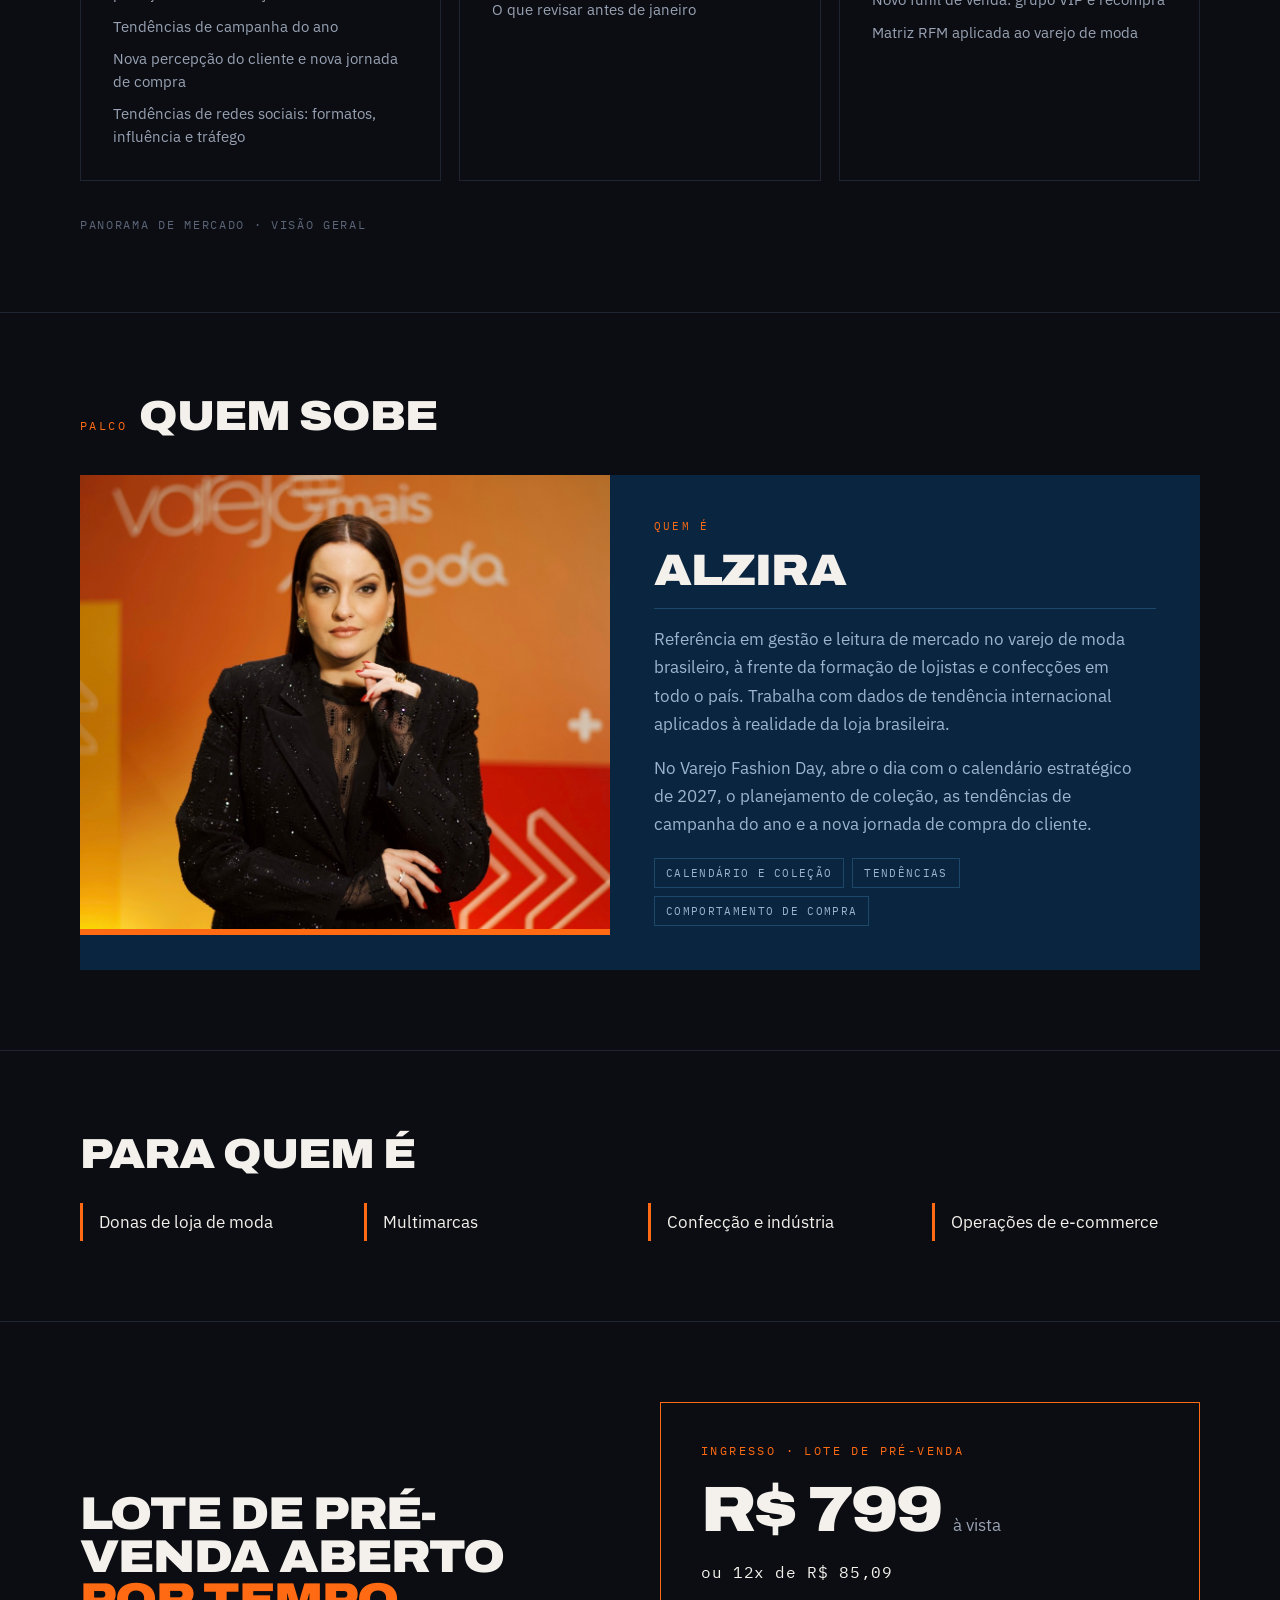
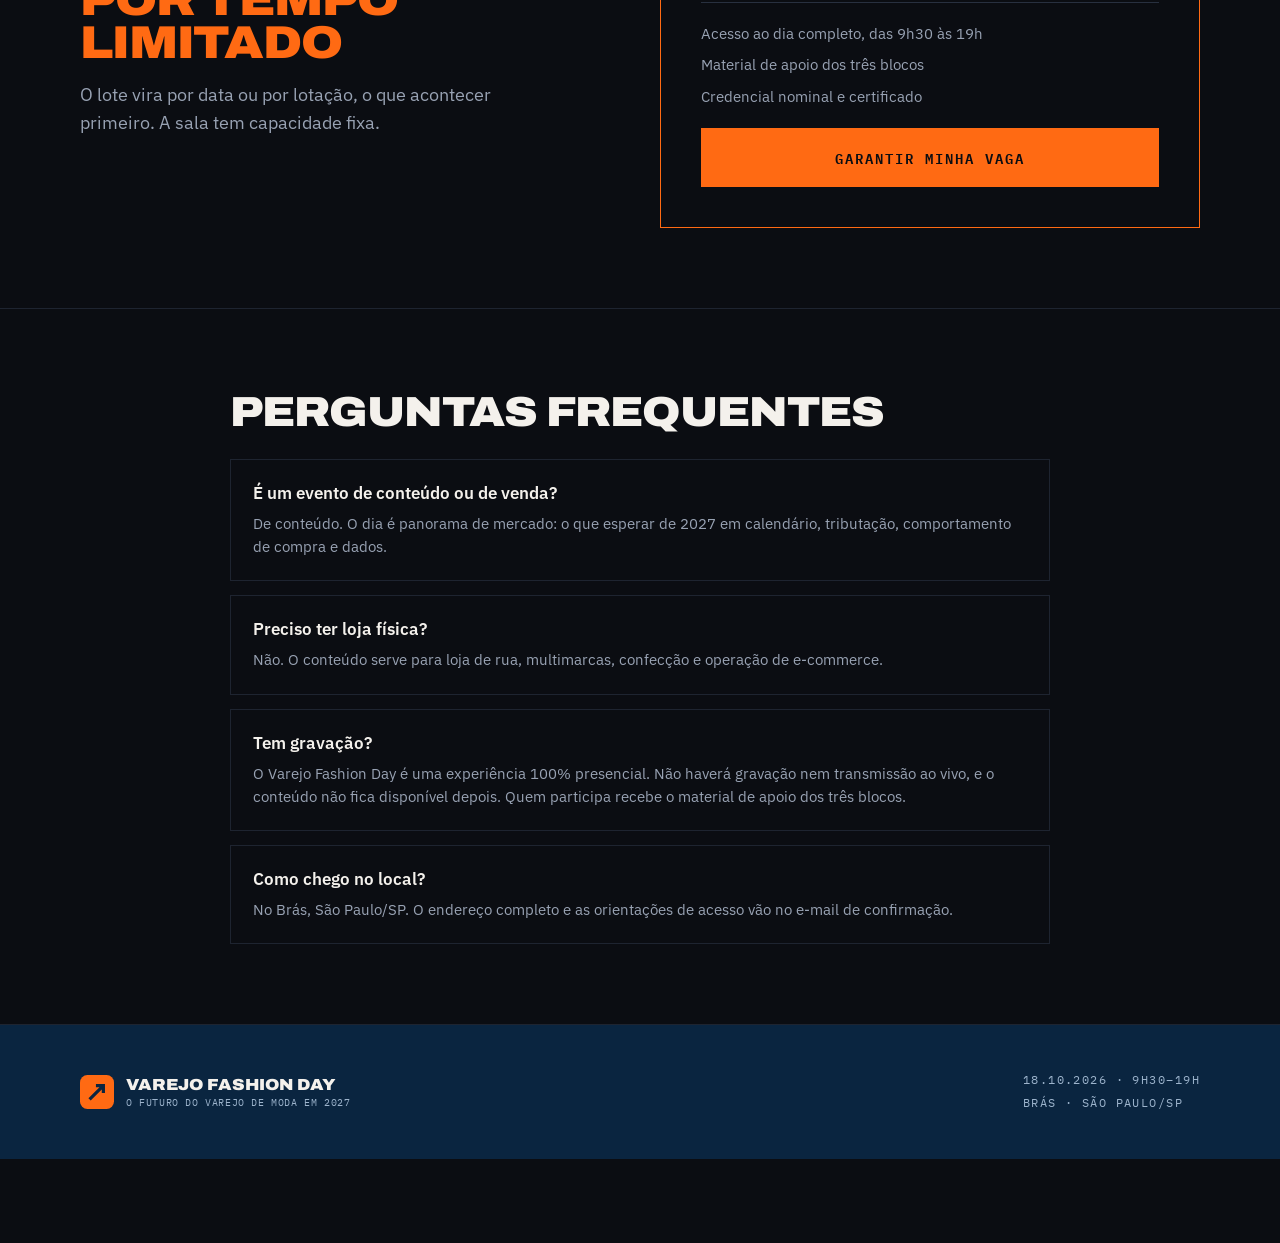
<file: varejo-fashionday/index.html>
<!DOCTYPE html>
<html lang="pt-BR">
<head>
<meta charset="utf-8">
<meta name="viewport" content="width=device-width, initial-scale=1">
<title>Varejo Fashion Day — O futuro do varejo de moda em 2027</title>
<meta name="description" content="Um dia inteiro de panorama de mercado para quem vende moda: calendário 2027, reforma tributária, novo comportamento de compra e inteligência de dados. 18 de outubro de 2026 · Brás · São Paulo/SP.">
<link rel="icon" href="data:image/svg+xml,%3Csvg xmlns='http://www.w3.org/2000/svg' viewBox='0 0 64 64'%3E%3Crect width='64' height='64' rx='14' fill='%23FF6A13'/%3E%3Cpath d='M18 46 L44 20 M30 20 H44 V34' stroke='%230B0D12' stroke-width='6' fill='none'/%3E%3C/svg%3E">
<!-- Google Tag Manager -->
<script>(function(w,d,s,l,i){w[l]=w[l]||[];w[l].push({'gtm.start':
new Date().getTime(),event:'gtm.js'});var f=d.getElementsByTagName(s)[0],
j=d.createElement(s),dl=l!='dataLayer'?'&l='+l:'';j.async=true;j.src=
'https://www.googletagmanager.com/gtm.js?id='+i+dl;f.parentNode.insertBefore(j,f);
})(window,document,'script','dataLayer','GTM-MC8MKSW');</script>
<!-- End Google Tag Manager -->
<link rel="preconnect" href="https://fonts.googleapis.com">
<link rel="preconnect" href="https://fonts.gstatic.com" crossorigin="">
<link href="https://fonts.googleapis.com/css2?family=Archivo:wdth,wght@62..125,100..900&amp;family=IBM+Plex+Sans:wght@400;500;600;700&amp;family=IBM+Plex+Mono:wght@400;500;600&amp;display=swap" rel="stylesheet">
<style>
  * { box-sizing: border-box; }
  html { scroll-behavior: smooth; -webkit-text-size-adjust: 100%; }
  body { margin:0; background:#0B0D12; color:#F4F1EC; font-family:'IBM Plex Sans',system-ui,sans-serif; overflow-x:hidden; }
  a { color:#FF6A13; text-decoration:none; }
  a:hover { color:#FF9142; }
  @keyframes vfd-marquee { from { transform:translateX(0) } to { transform:translateX(-50%) } }
</style>
</head>
<body>
<!-- Google Tag Manager (noscript) -->
<noscript><iframe src="https://www.googletagmanager.com/ns.html?id=GTM-MC8MKSW"
height="0" width="0" style="display:none;visibility:hidden"></iframe></noscript>
<!-- End Google Tag Manager (noscript) -->

<div style="max-width:100vw;overflow-x:hidden;padding-bottom:84px">

  <!-- NAV -->
  <div style="position:sticky;top:0;z-index:40;background:#0B0D12EE;backdrop-filter:blur(10px);border-bottom:1px solid #1E2430">
    <div style="max-width:1200px;margin:0 auto;padding:14px clamp(16px,4vw,40px);display:flex;align-items:center;justify-content:space-between;gap:16px">
      <a href="#topo" style="display:flex;align-items:center;gap:10px;min-width:0">
        <svg width="30" height="30" viewBox="0 0 64 64" style="flex-shrink:0"><rect width="64" height="64" rx="14" fill="#FF6A13"></rect><path d="M18 46 L44 20 M30 20 H44 V34" stroke="#0B0D12" stroke-width="6" fill="none" stroke-linecap="butt" stroke-linejoin="miter"></path></svg>
        <span style="font-family:Archivo,sans-serif;font-weight:900;font-stretch:110%;font-size:clamp(13px,3.4vw,16px);text-transform:uppercase;letter-spacing:-.01em;color:#F4F1EC;white-space:nowrap">Varejo Fashion Day</span>
      </a>
      <div style="display:flex;align-items:center;gap:clamp(14px,2.4vw,28px)">

        <a href="#ingresso" style="background:#FF6A13;color:#0B0D12;font-family:'IBM Plex Mono',monospace;font-size:clamp(11px,2.8vw,12px);letter-spacing:.14em;text-transform:uppercase;padding:11px 16px;font-weight:600;white-space:nowrap">Garantir vaga</a>
      </div>
    </div>
  </div>

  <!-- HERO -->
  <div id="topo" style="position:relative;overflow:hidden;border-bottom:1px solid #1E2430">
    <div style="position:absolute;inset:0;background-image:linear-gradient(#FFFFFF07 1px,transparent 1px),linear-gradient(90deg,#FFFFFF07 1px,transparent 1px);background-size:clamp(32px,7vw,56px) clamp(32px,7vw,56px)"></div>
    <div style="position:absolute;right:-8vw;bottom:-14vw;width:min(30vw,300px);height:min(30vw,300px);border:clamp(20px,4vw,46px) solid #FF6A13;border-radius:50%;opacity:.5;pointer-events:none"></div>
    <div style="position:relative;max-width:1200px;margin:0 auto;padding:clamp(40px,7vw,80px) clamp(16px,4vw,40px);display:flex;flex-wrap:wrap;gap:clamp(32px,5vw,56px);align-items:center">
      <div style="flex:1 1 520px;min-width:min(100%,320px);display:flex;flex-direction:column;gap:clamp(18px,2.6vw,26px)">
        <div style="display:flex;gap:8px;flex-wrap:wrap">
          <span style="border:1px solid #FF6A13;color:#FF6A13;font-family:'IBM Plex Mono',monospace;font-size:11px;letter-spacing:.14em;padding:7px 11px;text-transform:uppercase">Lote de pré-venda aberto</span>
          <span style="border:1px solid #28303F;color:#98A2B3;font-family:'IBM Plex Mono',monospace;font-size:11px;letter-spacing:.14em;padding:7px 11px;text-transform:uppercase">Presencial · vagas limitadas</span>
        </div>
        <h1 style="margin:0;font-family:Archivo,sans-serif;font-weight:900;font-stretch:118%;font-size:clamp(40px,8vw,88px);line-height:.84;letter-spacing:-.03em;text-transform:uppercase;overflow-wrap:break-word">Varejo Fashion<br><span style="color:#FF6A13">Day</span></h1>
        <div style="font-family:'IBM Plex Mono',monospace;font-size:clamp(12px,3vw,17px);letter-spacing:.08em;text-transform:uppercase;color:#F4F1EC;line-height:1.4">O futuro do varejo de moda em 2027</div>
        <p style="margin:0;font-size:clamp(16px,4.2vw,20px);line-height:1.55;color:#98A2B3;max-width:54ch;text-wrap:pretty">Um dia inteiro de panorama de mercado para quem vende moda: o calendário de 2027, a reforma tributária que entra em vigor, o novo comportamento de compra e o que os dados já mostram sobre recompra.</p>
        <div style="display:flex;gap:16px;align-items:center;flex-wrap:wrap">
          <a href="#ingresso" style="background:#FF6A13;color:#0B0D12;font-family:'IBM Plex Mono',monospace;font-size:clamp(13px,3.4vw,14px);letter-spacing:.14em;text-transform:uppercase;padding:18px clamp(22px,5vw,30px);font-weight:600">Quero minha vaga</a>
          <span style="font-size:15px;color:#5B6577">Lote de pré-venda · R$ 799 ou 12x R$ 85,09</span>
        </div>
      </div>
      <div style="flex:1 1 320px;min-width:0;display:flex;flex-direction:column;border:1px solid #28303F">
        <div style="aspect-ratio:16/10;overflow:hidden;background:#12324F">
          <img src="assets/denimcity.jpg" alt="Brás, São Paulo" style="width:100%;height:100%;object-fit:cover;display:block">
        </div>
        <div style="display:flex;flex-wrap:wrap;border-top:1px solid #28303F">
          <div style="flex:1 1 160px;padding:20px;display:flex;flex-direction:column;gap:5px;border-right:1px solid #28303F">
            <span style="font-family:'IBM Plex Mono',monospace;font-size:11px;letter-spacing:.16em;text-transform:uppercase;color:#5B6577">Data</span>
            <span style="font-weight:600;font-size:16px">18 de outubro de 2026</span>
            <span style="font-size:13px;color:#98A2B3">9h30 às 19h</span>
          </div>
          <div style="flex:1 1 160px;padding:20px;display:flex;flex-direction:column;gap:5px">
            <span style="font-family:'IBM Plex Mono',monospace;font-size:11px;letter-spacing:.16em;text-transform:uppercase;color:#5B6577">Local</span>
            <span style="font-weight:600;font-size:16px">Brás</span>
            <span style="font-size:13px;color:#98A2B3">São Paulo/SP</span>
          </div>
        </div>
      </div>
    </div>
  </div>

  <!-- FAIXA -->
  <div style="background:#FF6A13;color:#0B0D12;overflow:hidden;padding:14px 0">
    <div style="display:flex;width:max-content;animation:vfd-marquee 26s linear infinite;font-family:'IBM Plex Mono',monospace;font-size:clamp(11px,3vw,13px);letter-spacing:.18em;text-transform:uppercase;font-weight:600">
      <div style="display:flex;gap:28px;padding-right:28px"><span>Eleição</span><span>·</span><span>Vacância das ruas</span><span>·</span><span>Lojas fechando</span><span>·</span><span>Reforma tributária</span><span>·</span><span>Novo funil de venda</span><span>·</span></div>
      <div style="display:flex;gap:28px;padding-right:28px"><span>Eleição</span><span>·</span><span>Vacância das ruas</span><span>·</span><span>Lojas fechando</span><span>·</span><span>Reforma tributária</span><span>·</span><span>Novo funil de venda</span><span>·</span></div>
    </div>
  </div>

  <!-- PROBLEMA -->
  <div style="border-bottom:1px solid #1E2430">
    <div style="max-width:1200px;margin:0 auto;padding:clamp(48px,8vw,80px) clamp(16px,4vw,40px);display:flex;flex-wrap:wrap;gap:clamp(28px,5vw,56px)">
      <h2 style="margin:0;flex:1 1 340px;font-family:Archivo,sans-serif;font-weight:900;font-stretch:112%;font-size:clamp(30px,7vw,48px);line-height:.94;letter-spacing:-.025em;text-transform:uppercase;text-wrap:balance">2027 chega com três mudanças ao mesmo tempo</h2>
      <div style="flex:1 1 340px;display:flex;flex-direction:column;gap:20px">
        <p style="margin:0;font-size:clamp(16px,4.2vw,19px);line-height:1.6;color:#98A2B3;text-wrap:pretty">Ano de eleição, rua com vacância alta e lojista fechando as portas. Ao mesmo tempo, a reforma tributária entra em vigor e o cliente compra por um caminho que não é mais o mesmo de dois anos atrás.</p>
        <p style="margin:0;font-size:clamp(16px,4.2vw,19px);line-height:1.6;color:#98A2B3;text-wrap:pretty">Quem planeja coleção, compra e calendário, agora decide com informação de mercado — ou decide no escuro. O Varejo Fashion Day existe para essa decisão.</p>
      </div>
    </div>
  </div>

  <!-- PROGRAMAÇÃO -->
  <div id="programacao" style="border-bottom:1px solid #1E2430">
    <div style="max-width:1200px;margin:0 auto;padding:clamp(48px,8vw,80px) clamp(16px,4vw,40px);display:flex;flex-direction:column;gap:clamp(26px,4vw,36px)">
      <div style="display:flex;flex-wrap:wrap;align-items:baseline;gap:12px">
        <span style="font-family:'IBM Plex Mono',monospace;font-size:12px;letter-spacing:.2em;text-transform:uppercase;color:#FF6A13">Programação</span>
        <h2 style="margin:0;font-family:Archivo,sans-serif;font-weight:900;font-stretch:112%;font-size:clamp(28px,6.5vw,42px);text-transform:uppercase;letter-spacing:-.025em">Três blocos, um dia</h2>
      </div>
      <div style="display:grid;grid-template-columns:repeat(auto-fit,minmax(260px,1fr));gap:18px">
        <div style="border:1px solid #1E2430;border-top:6px solid #FF6A13;padding:clamp(24px,4vw,32px);display:flex;flex-direction:column;gap:14px">
          <span style="font-family:'IBM Plex Mono',monospace;font-size:12px;color:#5B6577;letter-spacing:.18em">BLOCO 01</span>
          <h3 style="margin:0;font-family:Archivo,sans-serif;font-weight:800;font-stretch:108%;font-size:clamp(22px,5vw,26px);text-transform:uppercase;line-height:1.02;letter-spacing:-.015em">Calendário, coleção e consumo</h3>
          <div style="display:flex;flex-direction:column;gap:10px;font-size:15px;color:#98A2B3;line-height:1.5">
            <span>Calendário estratégico de 2027 e planejamento de coleção</span>
            <span>Tendências de campanha do ano</span>
            <span>Nova percepção do cliente e nova jornada de compra</span>
            <span>Tendências de redes sociais: formatos, influência e tráfego</span>
          </div>
        </div>
        <div style="border:1px solid #1E2430;border-top:6px solid #1E5BFF;padding:clamp(24px,4vw,32px);display:flex;flex-direction:column;gap:14px">
          <span style="font-family:'IBM Plex Mono',monospace;font-size:12px;color:#5B6577;letter-spacing:.18em">BLOCO 02</span>
          <h3 style="margin:0;font-family:Archivo,sans-serif;font-weight:800;font-stretch:108%;font-size:clamp(22px,5vw,26px);text-transform:uppercase;line-height:1.02;letter-spacing:-.015em">Reforma tributária</h3>
          <div style="display:flex;flex-direction:column;gap:10px;font-size:15px;color:#98A2B3;line-height:1.5">
            <span>O que passa a valer no ano que vem</span>
            <span>Impacto na formação de preço da peça</span>
            <span>O que revisar antes de janeiro</span>
          </div>
        </div>
        <div style="border:1px solid #1E2430;border-top:6px solid #F4F1EC;padding:clamp(24px,4vw,32px);display:flex;flex-direction:column;gap:14px">
          <span style="font-family:'IBM Plex Mono',monospace;font-size:12px;color:#5B6577;letter-spacing:.18em">BLOCO 03</span>
          <h3 style="margin:0;font-family:Archivo,sans-serif;font-weight:800;font-stretch:108%;font-size:clamp(21px,4.4vw,26px);text-transform:uppercase;line-height:1.02;letter-spacing:-.015em;overflow-wrap:break-word;hyphens:auto">Inteligência de dados</h3>
          <div style="display:flex;flex-direction:column;gap:10px;font-size:15px;color:#98A2B3;line-height:1.5">
            <span>O que os dados dizem sobre o cliente de moda</span>
            <span>Novo funil de venda: grupo VIP e recompra</span>
            <span>Matriz RFM aplicada ao varejo de moda</span>
          </div>
        </div>
      </div>
      <div style="font-family:'IBM Plex Mono',monospace;font-size:12px;letter-spacing:.14em;text-transform:uppercase;color:#5B6577">Panorama de mercado · visão geral</div>
    </div>
  </div>

  <!-- PALESTRANTES -->
  <div style="border-bottom:1px solid #1E2430">
    <div style="max-width:1200px;margin:0 auto;padding:clamp(48px,8vw,80px) clamp(16px,4vw,40px);display:flex;flex-direction:column;gap:clamp(26px,4vw,36px)">
      <div style="display:flex;flex-wrap:wrap;align-items:baseline;gap:12px">
        <span style="font-family:'IBM Plex Mono',monospace;font-size:12px;letter-spacing:.2em;text-transform:uppercase;color:#FF6A13">Palco</span>
        <h2 style="margin:0;font-family:Archivo,sans-serif;font-weight:900;font-stretch:112%;font-size:clamp(28px,6.5vw,42px);text-transform:uppercase;letter-spacing:-.025em">Quem sobe</h2>
      </div>
      <div style="background:#0A2540;display:flex;flex-wrap:wrap">
        <div style="flex:1 1 260px;aspect-ratio:1/1;max-height:460px;background:#12324F;border-bottom:6px solid #FF6A13;overflow:hidden">
          <img src="assets/alzira.jpg" alt="Alzira" style="width:100%;height:100%;object-fit:cover;object-position:50% 22%;display:block">
        </div>
        <div style="flex:1 1 320px;padding:clamp(24px,4vw,44px);display:flex;flex-direction:column;gap:16px;justify-content:center">
          <div style="font-family:'IBM Plex Mono',monospace;font-size:11px;letter-spacing:.2em;text-transform:uppercase;color:#FF6A13">Quem é</div>
          <div style="font-family:Archivo,sans-serif;font-weight:900;font-stretch:112%;font-size:clamp(30px,6.4vw,44px);text-transform:uppercase;letter-spacing:-.02em;line-height:.98">Alzira</div>
          <div style="height:1px;background:#1E4869"></div>
          <div style="font-size:clamp(15px,4vw,17px);color:#9DB4CC;line-height:1.65;max-width:48ch">Referência em gestão e leitura de mercado no varejo de moda brasileiro, à frente da formação de lojistas e confecções em todo o país. Trabalha com dados de tendência internacional aplicados à realidade da loja brasileira.</div>
          <div style="font-size:clamp(15px,4vw,17px);color:#9DB4CC;line-height:1.65;max-width:48ch">No Varejo Fashion Day, abre o dia com o calendário estratégico de 2027, o planejamento de coleção, as tendências de campanha do ano e a nova jornada de compra do cliente.</div>
          <div style="display:flex;flex-wrap:wrap;gap:8px;margin-top:4px">
            <span style="border:1px solid #1E4869;color:#9DB4CC;font-family:'IBM Plex Mono',monospace;font-size:11px;letter-spacing:.12em;padding:7px 11px;text-transform:uppercase">Calendário e coleção</span>
            <span style="border:1px solid #1E4869;color:#9DB4CC;font-family:'IBM Plex Mono',monospace;font-size:11px;letter-spacing:.12em;padding:7px 11px;text-transform:uppercase">Tendências</span>
            <span style="border:1px solid #1E4869;color:#9DB4CC;font-family:'IBM Plex Mono',monospace;font-size:11px;letter-spacing:.12em;padding:7px 11px;text-transform:uppercase">Comportamento de compra</span>
          </div>
        </div>
      </div>
    </div>
  </div>

  <!-- PARA QUEM -->
  <div style="border-bottom:1px solid #1E2430">
    <div style="max-width:1200px;margin:0 auto;padding:clamp(48px,8vw,80px) clamp(16px,4vw,40px);display:flex;flex-direction:column;gap:26px">
      <h2 style="margin:0;font-family:Archivo,sans-serif;font-weight:900;font-stretch:112%;font-size:clamp(28px,6.5vw,42px);text-transform:uppercase;letter-spacing:-.025em">Para quem é</h2>
      <div style="display:grid;grid-template-columns:repeat(auto-fit,minmax(200px,1fr));gap:16px">
        <div style="border-left:3px solid #FF6A13;padding:8px 0 8px 16px;font-size:clamp(16px,4vw,17px)">Donas de loja de moda</div>
        <div style="border-left:3px solid #FF6A13;padding:8px 0 8px 16px;font-size:clamp(16px,4vw,17px)">Multimarcas</div>
        <div style="border-left:3px solid #FF6A13;padding:8px 0 8px 16px;font-size:clamp(16px,4vw,17px)">Confecção e indústria</div>
        <div style="border-left:3px solid #FF6A13;padding:8px 0 8px 16px;font-size:clamp(16px,4vw,17px)">Operações de e-commerce</div>
      </div>
    </div>
  </div>

  <!-- INGRESSO -->
  <div id="ingresso" style="border-bottom:1px solid #1E2430">
    <div style="max-width:1200px;margin:0 auto;padding:clamp(48px,8vw,80px) clamp(16px,4vw,40px);display:flex;flex-wrap:wrap;gap:clamp(28px,4vw,40px)">
      <div style="flex:1 1 320px;display:flex;flex-direction:column;gap:16px;justify-content:center">
        <h2 style="margin:0;font-family:Archivo,sans-serif;font-weight:900;font-stretch:112%;font-size:clamp(30px,7vw,46px);line-height:.94;text-transform:uppercase;letter-spacing:-.025em">Lote de pré-venda aberto<br><span style="color:#FF6A13">por tempo limitado</span></h2>
        <p style="margin:0;font-size:clamp(16px,4.2vw,18px);color:#98A2B3;line-height:1.55;max-width:44ch">O lote vira por data ou por lotação, o que acontecer primeiro. A sala tem capacidade fixa.</p>
      </div>
      <div style="flex:1 1 320px;border:1px solid #FF6A13;padding:clamp(28px,5vw,40px);display:flex;flex-direction:column;gap:20px">
        <div style="font-family:'IBM Plex Mono',monospace;font-size:12px;letter-spacing:.2em;text-transform:uppercase;color:#FF6A13">Ingresso · Lote de pré-venda</div>
        <div style="display:flex;align-items:baseline;gap:12px;flex-wrap:wrap">
          <span style="font-family:Archivo,sans-serif;font-weight:900;font-stretch:112%;font-size:clamp(48px,12vw,64px);line-height:1;letter-spacing:-.03em">R$ 799</span>
          <span style="font-size:17px;color:#98A2B3">à vista</span>
        </div>
        <div style="font-family:'IBM Plex Mono',monospace;font-size:16px;letter-spacing:.04em">ou 12x de R$ 85,09</div>
        <div style="height:1px;background:#28303F"></div>
        <div style="display:flex;flex-direction:column;gap:10px;font-size:15px;color:#98A2B3;line-height:1.45">
          <span>Acesso ao dia completo, das 9h30 às 19h</span>
          <span>Material de apoio dos três blocos</span>
          <span>Credencial nominal e certificado</span>
        </div>
        <a href="https://wa.me/553287025875?text=Ol%C3%A1%2C%20Vim%20da%20pagina%20e%20quero%20garantir%20meu%20ingresso%20no%20Varejo%20Fashion%20Day" target="_blank" rel="noopener" style="background:#FF6A13;color:#0B0D12;font-family:'IBM Plex Mono',monospace;font-size:clamp(13px,3.4vw,14px);letter-spacing:.14em;text-transform:uppercase;padding:18px;text-align:center;font-weight:600">Garantir minha vaga</a>
      </div>
    </div>
  </div>

  <!-- FAQ -->
  <div style="border-bottom:1px solid #1E2430">
    <div style="max-width:900px;margin:0 auto;padding:clamp(48px,8vw,80px) clamp(16px,4vw,40px);display:flex;flex-direction:column;gap:24px">
      <h2 style="margin:0;font-family:Archivo,sans-serif;font-weight:900;font-stretch:112%;font-size:clamp(28px,6.5vw,42px);text-transform:uppercase;letter-spacing:-.025em">Perguntas frequentes</h2>
      <div style="display:flex;flex-direction:column;gap:14px">
        <div style="border:1px solid #1E2430;padding:22px;display:flex;flex-direction:column;gap:8px">
          <div style="font-weight:600;font-size:17px">É um evento de conteúdo ou de venda?</div>
          <div style="font-size:15px;color:#98A2B3;line-height:1.55">De conteúdo. O dia é panorama de mercado: o que esperar de 2027 em calendário, tributação, comportamento de compra e dados.</div>
        </div>
        <div style="border:1px solid #1E2430;padding:22px;display:flex;flex-direction:column;gap:8px">
          <div style="font-weight:600;font-size:17px">Preciso ter loja física?</div>
          <div style="font-size:15px;color:#98A2B3;line-height:1.55">Não. O conteúdo serve para loja de rua, multimarcas, confecção e operação de e-commerce.</div>
        </div>
        <div style="border:1px solid #1E2430;padding:22px;display:flex;flex-direction:column;gap:8px">
          <div style="font-weight:600;font-size:17px">Tem gravação?</div>
          <div style="font-size:15px;color:#98A2B3;line-height:1.55">O Varejo Fashion Day é uma experiência 100% presencial. Não haverá gravação nem transmissão ao vivo, e o conteúdo não fica disponível depois. Quem participa recebe o material de apoio dos três blocos.</div>
        </div>
        <div style="border:1px solid #1E2430;padding:22px;display:flex;flex-direction:column;gap:8px">
          <div style="font-weight:600;font-size:17px">Como chego no local?</div>
          <div style="font-size:15px;color:#98A2B3;line-height:1.55">No Brás, São Paulo/SP. O endereço completo e as orientações de acesso vão no e-mail de confirmação.</div>
        </div>
      </div>
    </div>
  </div>

  <!-- RODAPÉ -->
  <div style="background:#0A2540">
    <div style="max-width:1200px;margin:0 auto;padding:clamp(32px,6vw,44px) clamp(16px,4vw,40px);display:flex;flex-wrap:wrap;gap:24px;justify-content:space-between;align-items:center">
      <div style="display:flex;align-items:center;gap:12px">
        <svg width="34" height="34" viewBox="0 0 64 64"><rect width="64" height="64" rx="14" fill="#FF6A13"></rect><path d="M18 46 L44 20 M30 20 H44 V34" stroke="#0A2540" stroke-width="6" fill="none" stroke-linecap="butt" stroke-linejoin="miter"></path></svg>
        <div style="display:flex;flex-direction:column;gap:3px">
          <span style="font-family:Archivo,sans-serif;font-weight:900;font-stretch:110%;font-size:16px;text-transform:uppercase">Varejo Fashion Day</span>
          <span style="font-family:'IBM Plex Mono',monospace;font-size:10px;letter-spacing:.06em;text-transform:uppercase;color:#9DB4CC">O futuro do varejo de moda em 2027</span>
        </div>
      </div>
      <div style="font-family:'IBM Plex Mono',monospace;font-size:12px;letter-spacing:.12em;text-transform:uppercase;color:#9DB4CC;line-height:1.9">18.10.2026 · 9h30–19h<br>Brás · São Paulo/SP</div>
    </div>
  </div>

  <!-- CTA FIXO -->
  <div style="position:fixed;left:0;right:0;bottom:0;z-index:50;background:#0B0D12F2;backdrop-filter:blur(10px);border-top:1px solid #1E2430;padding:12px clamp(16px,4vw,40px)">
    <div style="max-width:1200px;margin:0 auto;display:flex;align-items:center;justify-content:space-between;gap:16px">
      <div style="display:flex;flex-direction:column;gap:2px;min-width:0">
        <span style="font-family:'IBM Plex Mono',monospace;font-size:10px;letter-spacing:.16em;text-transform:uppercase;color:#FF6A13">Lote de pré-venda</span>
        <span style="font-size:clamp(13px,3.4vw,15px);font-weight:600;white-space:nowrap">R$ 799 ou 12x R$ 85,09</span>
      </div>
      <a id="cta-fixo" href="#ingresso" style="background:#FF6A13;color:#0B0D12;font-family:'IBM Plex Mono',monospace;font-size:clamp(11px,3vw,13px);letter-spacing:.14em;text-transform:uppercase;padding:15px clamp(18px,5vw,28px);font-weight:600;white-space:nowrap">Garantir vaga</a>
    </div>
  </div>

</div>

<script>
(function(){
  var WA='https://wa.me/553287025875?text=Ol%C3%A1%2C%20Vim%20da%20pagina%20e%20quero%20garantir%20meu%20ingresso%20no%20Varejo%20Fashion%20Day';
  var cta=document.getElementById('cta-fixo');
  var oferta=document.getElementById('ingresso');
  function sync(){
    var passou=oferta.getBoundingClientRect().top < window.innerHeight*0.6;
    if(passou){cta.href=WA;cta.target='_blank';cta.rel='noopener';}
    else{cta.href='#ingresso';cta.removeAttribute('target');cta.removeAttribute('rel');}
  }
  window.addEventListener('scroll',sync,{passive:true});
  sync();
})();
</script>
</body>
</html>
</file>
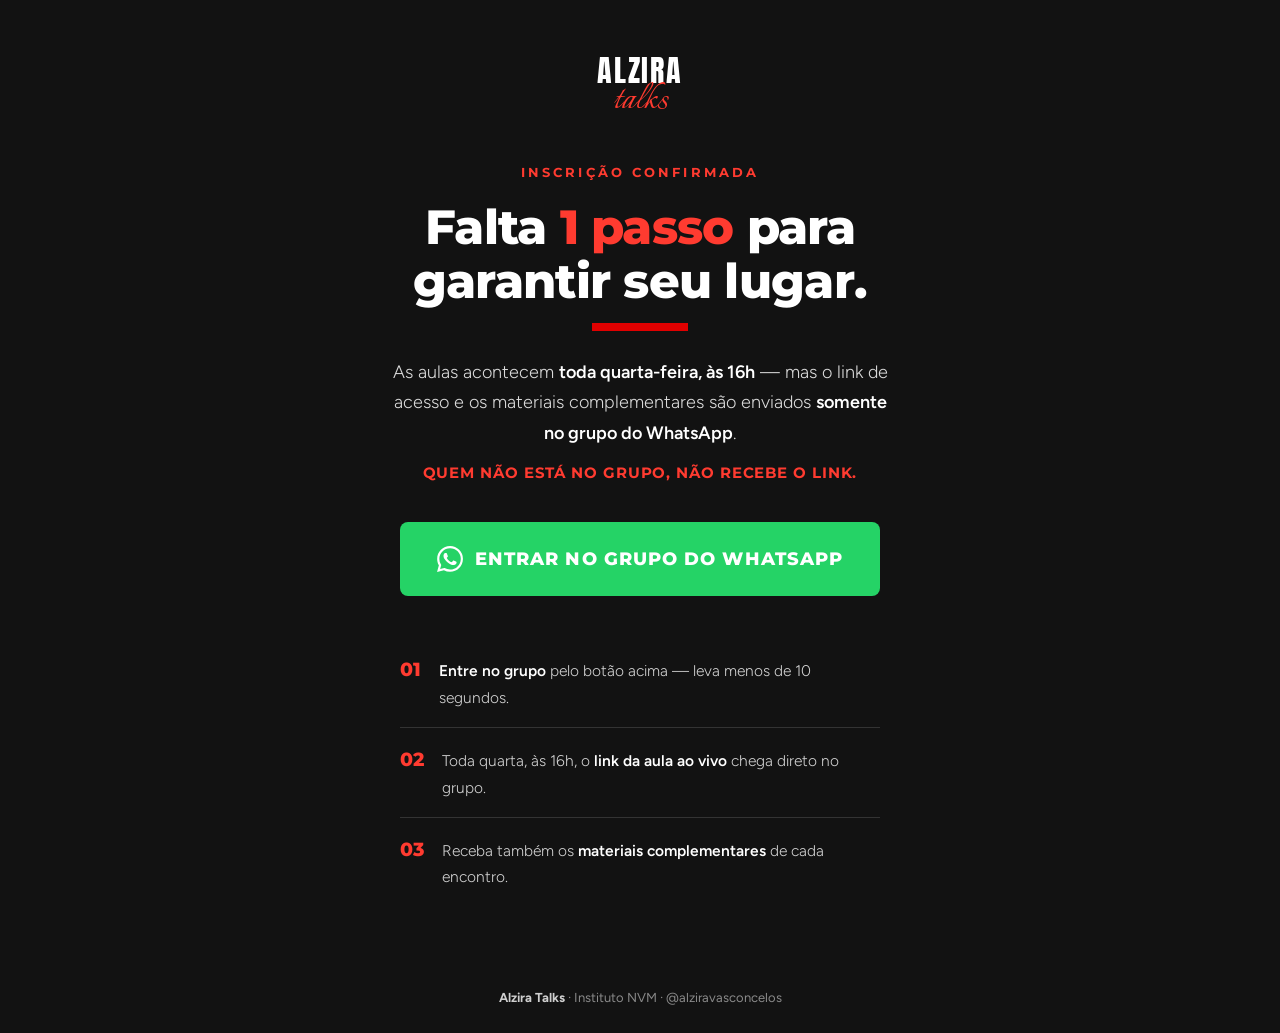
<file: alzira-talks/obrigado/index.html>
<!DOCTYPE html>
<html lang="pt-BR">
<head>
  <meta charset="UTF-8" />
  <meta name="viewport" content="width=device-width, initial-scale=1.0" />
  <title>Inscrição confirmada — Alzira Talks</title>
  <meta name="description" content="Falta um passo: entre no grupo do WhatsApp para receber o link das aulas e os materiais complementares." />
  <meta name="robots" content="noindex" />

  <link rel="preconnect" href="https://fonts.googleapis.com" />
  <link rel="preconnect" href="https://fonts.gstatic.com" crossorigin />
  <link href="https://fonts.googleapis.com/css2?family=Montserrat:wght@600;700;800&family=Figtree:wght@300;400;500;600;700&family=Anton&family=Italianno&display=swap" rel="stylesheet" />

  <!-- Google Tag Manager -->
  <script>(function(w,d,s,l,i){w[l]=w[l]||[];w[l].push({'gtm.start':
  new Date().getTime(),event:'gtm.js'});var f=d.getElementsByTagName(s)[0],
  j=d.createElement(s),dl=l!='dataLayer'?'&l='+l:'';j.async=true;j.src=
  'https://www.googletagmanager.com/gtm.js?id='+i+dl;f.parentNode.insertBefore(j,f);
  })(window,document,'script','dataLayer','GTM-MC8MKSW');</script>
  <!-- End Google Tag Manager -->

  <style>
    :root{
      --preto:#121212;
      --branco:#FFFFFF;
      --grafite:#5A5A5A;
      --cinza-medio:#8C8C8C;
      --vermelho:#E00000;
      --vermelho-claro:#FF3B30;
      --wpp:#25D366;
      --wpp-dark:#128C4A;
      --f-titulo:"Montserrat","Helvetica Neue",Arial,sans-serif;
      --f-corpo:"Figtree","Helvetica Neue",Arial,sans-serif;
      --f-logo:"Anton","Arial Narrow",sans-serif;
      --f-script:"Italianno",cursive;
    }
    *,*::before,*::after{margin:0;padding:0;box-sizing:border-box}
    body{font-family:var(--f-corpo);font-size:16px;line-height:1.7;background:var(--preto);color:var(--branco);-webkit-font-smoothing:antialiased;min-height:100vh;display:flex;flex-direction:column}
    .wrap{flex:1;display:flex;align-items:center;justify-content:center;padding:56px 22px}
    .card{max-width:640px;width:100%;text-align:center}

    .logo-talks{display:flex;flex-direction:column;line-height:1;align-items:center;margin-bottom:38px}
    .logo-talks__alzira{font-family:var(--f-logo);font-size:30px;letter-spacing:.06em;text-transform:uppercase;color:var(--branco)}
    .logo-talks__script{font-family:var(--f-script);font-size:44px;color:var(--vermelho-claro);margin-top:-7px}

    .kicker{font-family:var(--f-titulo);font-weight:700;font-size:13px;letter-spacing:.24em;text-transform:uppercase;color:var(--vermelho-claro);display:block;margin-bottom:18px}
    h1{font-family:var(--f-titulo);font-weight:800;font-size:clamp(30px,5.6vw,48px);line-height:1.12;letter-spacing:-.015em;margin-bottom:14px}
    h1 .vermelho{color:var(--vermelho-claro)}
    .barra{width:96px;height:8px;background:var(--vermelho);border:0;margin:0 auto 26px}
    .lead{font-weight:300;font-size:18px;color:rgba(255,255,255,.85);max-width:46ch;margin:0 auto 12px}
    .lead strong{font-weight:600;color:var(--branco)}
    .alerta{font-family:var(--f-titulo);font-weight:700;font-size:15px;letter-spacing:.06em;text-transform:uppercase;color:var(--vermelho-claro);margin:0 auto 36px}

    .cta-wpp{
      display:inline-flex;align-items:center;justify-content:center;gap:12px;
      width:100%;max-width:480px;padding:22px 30px;
      background:var(--wpp);color:#fff;
      font-family:var(--f-titulo);font-size:18px;font-weight:800;letter-spacing:.06em;text-transform:uppercase;
      text-decoration:none;border-radius:8px;
      animation:pulse 1.6s ease-out infinite;
      transition:background .2s,transform .2s;
    }
    .cta-wpp:hover{background:var(--wpp-dark);transform:scale(1.02)}
    .cta-wpp svg{width:26px;height:26px;flex:none}
    @keyframes pulse{
      0%{box-shadow:0 0 0 0 rgba(37,211,102,.55)}
      70%{box-shadow:0 0 0 22px rgba(37,211,102,0)}
      100%{box-shadow:0 0 0 0 rgba(37,211,102,0)}
    }

    .steps{list-style:none;text-align:left;max-width:480px;margin:42px auto 0}
    .steps li{display:flex;gap:18px;align-items:baseline;padding:16px 0;border-bottom:1px solid rgba(255,255,255,.14);font-size:15.5px;font-weight:300;color:rgba(255,255,255,.82)}
    .steps li:last-child{border-bottom:0}
    .steps li strong{font-weight:600;color:var(--branco)}
    .steps__num{font-family:var(--f-titulo);font-weight:800;font-size:19px;color:var(--vermelho-claro);flex:none}

    .footer{text-align:center;font-size:13px;color:rgba(255,255,255,.5);padding:24px}
    .footer strong{color:rgba(255,255,255,.8)}

    @media (max-width:520px){
      .cta-wpp{font-size:16px;padding:20px 20px}
    }
  </style>
</head>
<body>
  <!-- Google Tag Manager (noscript) -->
  <noscript><iframe src="https://www.googletagmanager.com/ns.html?id=GTM-MC8MKSW"
  height="0" width="0" style="display:none;visibility:hidden"></iframe></noscript>
  <!-- End Google Tag Manager (noscript) -->

  <div class="wrap">
    <div class="card">
      <div class="logo-talks">
        <span class="logo-talks__alzira">Alzira</span>
        <span class="logo-talks__script">talks</span>
      </div>

      <span class="kicker">Inscrição confirmada</span>
      <h1>Falta <span class="vermelho">1 passo</span> para garantir seu lugar.</h1>
      <hr class="barra" />
      <p class="lead">
        As aulas acontecem <strong>toda quarta-feira, às 16h</strong> — mas o link de acesso e os materiais complementares são enviados <strong>somente no grupo do WhatsApp</strong>.
      </p>
      <p class="alerta">Quem não está no grupo, não recebe o link.</p>

      <a href="https://chat.whatsapp.com/SUBSTITUIR-LINK-DO-GRUPO" target="_blank" rel="noopener" class="cta-wpp" id="cta-grupo-wpp">
        <svg viewBox="0 0 24 24" fill="currentColor" aria-hidden="true"><path d="M17.472 14.382c-.297-.149-1.758-.867-2.03-.967-.273-.099-.471-.148-.67.15-.197.297-.767.966-.94 1.164-.173.199-.347.223-.644.075-.297-.15-1.255-.463-2.39-1.475-.883-.788-1.48-1.761-1.653-2.059-.173-.297-.018-.458.13-.606.134-.133.297-.347.446-.52.149-.174.198-.298.297-.497.1-.198.05-.371-.025-.52-.074-.149-.669-1.612-.916-2.207-.242-.579-.487-.5-.669-.51-.173-.008-.371-.01-.57-.01-.198 0-.52.074-.792.372-.272.297-1.04 1.016-1.04 2.479 0 1.462 1.065 2.875 1.213 3.074.149.198 2.096 3.2 5.077 4.487.709.306 1.262.489 1.694.625.712.227 1.36.195 1.871.118.571-.085 1.758-.719 2.006-1.413.248-.694.248-1.289.173-1.413-.074-.124-.272-.198-.57-.347m-5.421 7.403h-.004a9.87 9.87 0 01-5.031-1.378l-.361-.214-3.741.982.998-3.648-.235-.374a9.86 9.86 0 01-1.51-5.26c.001-5.45 4.436-9.884 9.888-9.884 2.64 0 5.122 1.03 6.988 2.898a9.825 9.825 0 012.893 6.994c-.003 5.45-4.437 9.884-9.885 9.884m8.413-18.297A11.815 11.815 0 0012.05 0C5.495 0 .16 5.335.157 11.892c0 2.096.547 4.142 1.588 5.945L.057 24l6.305-1.654a11.882 11.882 0 005.683 1.448h.005c6.554 0 11.89-5.335 11.893-11.893a11.821 11.821 0 00-3.48-8.413z"/></svg>
        Entrar no grupo do WhatsApp
      </a>

      <ul class="steps">
        <li><span class="steps__num">01</span><span><strong>Entre no grupo</strong> pelo botão acima — leva menos de 10 segundos.</span></li>
        <li><span class="steps__num">02</span><span>Toda quarta, às 16h, o <strong>link da aula ao vivo</strong> chega direto no grupo.</span></li>
        <li><span class="steps__num">03</span><span>Receba também os <strong>materiais complementares</strong> de cada encontro.</span></li>
      </ul>
    </div>
  </div>

  <footer class="footer">
    <strong>Alzira Talks</strong> · Instituto NVM · @alziravasconcelos
  </footer>

  <script>
    document.getElementById('cta-grupo-wpp').addEventListener('click', function() {
      window.dataLayer = window.dataLayer || [];
      window.dataLayer.push({ event: 'alzira_talks_grupo_wpp' });
    });
  </script>
</body>
</html>
</file>
<file: styles.css>
/* ===========================
   TOKENS
   =========================== */
:root {
  --onyx:        #0E0E0E;
  --onyx-soft:   #1A1A1A;
  --ivory:       #F4EFE7;
  --ivory-2:     #EBE4D6;
  --champagne:   #B89968;
  --champagne-2: #D4B888;

  --sand:        #E2D4BC;
  --espresso:    #2E2218;
  --mist:        #D7D2C8;
  --paper:       #FAF7F1;

  --line:        rgba(14,14,14,.12);
  --line-strong: rgba(14,14,14,.32);
  --line-on-dark: rgba(244,239,231,.18);

  --f-logo:    "Anton", "Oswald", "Arial Narrow", sans-serif;
  --f-display: "Big Shoulders Display", "Oswald", "Arial Narrow", sans-serif;
  --f-serif:   "Cormorant Garamond", "Times New Roman", serif;
  --f-sans:    "Manrope", "Helvetica Neue", Arial, sans-serif;
  --f-script:  "Italianno", "Allura", cursive;
}

/* ===========================
   RESET
   =========================== */
*, *::before, *::after { margin: 0; padding: 0; box-sizing: border-box; }
html { scroll-behavior: smooth; }
body {
  font-family: var(--f-sans);
  font-size: 18px;
  line-height: 1.6;
  color: var(--espresso);
  background: var(--ivory);
  -webkit-font-smoothing: antialiased;
}
img { max-width: 100%; display: block; }
a { text-decoration: none; color: inherit; }
ul { list-style: none; }

/* ===========================
   UTILITIES
   =========================== */
.container {
  width: 100%;
  max-width: 1440px;
  margin: 0 auto;
  padding: 0 120px;
}
.text-champagne { color: var(--champagne); }
.text-champagne-bold { color: #8C6F3A; font-weight: 600; font-style: normal; }
.text-strike {
  text-decoration: line-through;
  text-decoration-color: #C0392B;
  text-decoration-thickness: 4px;
}
.dot-champagne {
  display: inline-block;
  width: 8px;
  height: 8px;
  background: var(--champagne);
  border-radius: 50%;
  flex-shrink: 0;
}

/* ===========================
   LOGO
   =========================== */
.logo {
  display: inline-flex;
  align-items: stretch;
  gap: 0.18em;
  font-size: 80px;
  color: var(--onyx);
  line-height: 1;
}
.logo--ivory { color: var(--ivory); }
.logo__bars { display: flex; align-self: stretch; margin: 0.04em 0 0.16em; }
.logo__bars span { width: 0.075em; background: currentColor; }
.logo__words {
  display: flex;
  flex-direction: column;
  position: relative;
  padding: 0.12em 0 0.42em;
}
.logo__line {
  font-family: var(--f-logo);
  font-weight: 400;
  text-transform: uppercase;
  font-size: 1em;
  line-height: 0.96;
}
.logo__script {
  position: absolute;
  left: 0.22em;
  bottom: -0.04em;
  font-family: var(--f-script);
  font-style: italic;
  font-size: 0.46em;
  line-height: 1;
  transform: rotate(-5deg);
  transform-origin: left bottom;
  white-space: nowrap;
}

/* ===========================
   EYEBROW
   =========================== */
.eyebrow {
  font-family: var(--f-sans);
  font-size: 13px;
  font-weight: 600;
  letter-spacing: .32em;
  text-transform: uppercase;
  color: var(--espresso);
  display: inline-flex;
  align-items: center;
  gap: 14px;
}
.eyebrow::before {
  content: "";
  width: 36px;
  height: 1px;
  background: currentColor;
}
.eyebrow--champagne { color: var(--champagne); }

/* ===========================
   SECTION NUMBER
   =========================== */
.section-number {
  font-family: var(--f-display);
  font-weight: 900;
  font-size: 14px;
  letter-spacing: .12em;
  text-transform: uppercase;
  color: var(--champagne);
  margin-bottom: 32px;
}
.section-number--champagne { color: var(--champagne); }

/* ===========================
   SECTION H2
   =========================== */
.section__h2 {
  font-family: var(--f-display);
  font-weight: 900;
  font-size: 84px;
  line-height: 0.95;
  text-transform: uppercase;
  letter-spacing: -0.02em;
  color: var(--onyx);
  margin-bottom: 64px;
}
.section__h2--ivory { color: var(--ivory); }

/* ===========================
   TAG / CHIP
   =========================== */
.tag {
  display: inline-flex;
  align-items: center;
  gap: 10px;
  padding: 10px 18px;
  border: 1px solid var(--line-strong);
  font-family: var(--f-sans);
  font-size: 12px;
  font-weight: 600;
  letter-spacing: .26em;
  text-transform: uppercase;
}
.tag--gold {
  background: var(--champagne);
  color: var(--onyx);
  border-color: var(--champagne);
}

/* ===========================
   CTA
   =========================== */
.cta {
  display: inline-flex;
  align-items: center;
  gap: 14px;
  padding: 22px 36px;
  background: var(--onyx);
  color: var(--ivory);
  font-family: var(--f-sans);
  font-size: 14px;
  font-weight: 700;
  letter-spacing: .24em;
  text-transform: uppercase;
  border: 0;
  cursor: pointer;
  transition: background .2s, color .2s;
}
.cta::after {
  content: "\2192";
  font-family: var(--f-display);
  font-weight: 900;
  font-size: 18px;
}
.cta:hover { background: var(--champagne); color: var(--onyx); }

.cta--ghost {
  background: transparent;
  color: var(--onyx);
  border: 1px solid var(--onyx);
}
.cta--ghost:hover { background: var(--onyx); color: var(--ivory); }

.cta--on-dark {
  background: var(--ivory);
  color: var(--onyx);
}
.cta--on-dark:hover { background: var(--champagne); color: var(--onyx); }

.cta--ghost-dark {
  background: transparent;
  color: var(--ivory);
  border: 1px solid var(--ivory);
}
.cta--ghost-dark:hover { background: var(--ivory); color: var(--onyx); }

.cta--full { width: 100%; justify-content: center; }

/* ===========================
   PINSTRIPE
   =========================== */
.pinstripe-bar {
  width: 100%;
  height: 4px;
  background-image: url("data:image/svg+xml;utf8,<svg xmlns='http://www.w3.org/2000/svg' width='19' height='100' preserveAspectRatio='none'><rect x='18' y='0' width='1' height='100' fill='%230e0e0e' fill-opacity='0.55'/></svg>");
  background-repeat: repeat;
  background-size: 19px 100%;
}
.pinstripe-bar--gold {
  background-image: url("data:image/svg+xml;utf8,<svg xmlns='http://www.w3.org/2000/svg' width='19' height='100' preserveAspectRatio='none'><rect x='18' y='0' width='1' height='100' fill='%23b89968' fill-opacity='0.85'/></svg>");
  opacity: .4;
}
.pinstripe-bar--bottom { opacity: .6; }

.pinstripe-overlay {
  position: absolute;
  inset: 0;
  background-image: url("data:image/svg+xml;utf8,<svg xmlns='http://www.w3.org/2000/svg' width='19' height='100' preserveAspectRatio='none'><rect x='18' y='0' width='1' height='100' fill='%23f4efe7' fill-opacity='0.12'/></svg>");
  background-repeat: repeat;
  background-size: 19px 100%;
  pointer-events: none;
}

/* ===========================
   CORNER MARKS
   =========================== */
.corner-mark {
  position: absolute;
  width: 16px;
  height: 16px;
  border-color: var(--onyx);
  border-style: solid;
  border-width: 0;
  opacity: .55;
  z-index: 2;
}
.corner-mark--tl { top: 24px; left: 24px; border-top-width: 1.5px; border-left-width: 1.5px; }
.corner-mark--tr { top: 24px; right: 24px; border-top-width: 1.5px; border-right-width: 1.5px; }
.corner-mark--bl { bottom: 24px; left: 24px; border-bottom-width: 1.5px; border-left-width: 1.5px; }
.corner-mark--br { bottom: 24px; right: 24px; border-bottom-width: 1.5px; border-right-width: 1.5px; }

/* ===========================
   SECTION BASE
   =========================== */
.section {
  padding: 120px 0;
  position: relative;
}
.section--onyx { background: var(--onyx); color: var(--ivory); }
.section--paper { background: var(--paper); }
.section--ivory { background: var(--ivory); }
.section--sand { background: var(--sand); }

/* ===========================
   HERO
   =========================== */
.hero {
  background: var(--ivory);
  padding: 80px 0 120px;
  position: relative;
  min-height: 100vh;
  display: flex;
  align-items: center;
}
.hero::before {
  content: "";
  position: absolute;
  top: 0;
  left: 0;
  width: 100%;
  height: 100%;
  background: var(--ivory);
}
.hero__inner {
  position: relative;
  z-index: 1;
  display: grid;
  grid-template-columns: 1fr 1.6fr;
  gap: 80px;
  width: 100%;
  max-width: 1440px;
  margin: 0 auto;
  padding: 0 120px;
  align-items: center;
}
.hero__left {
  display: flex;
  flex-direction: column;
  gap: 32px;
}
.hero__eyebrow { margin-top: 8px; }
.hero__h1 {
  font-family: var(--f-display);
  font-weight: 900;
  font-size: clamp(64px, 8vw, 120px);
  line-height: 0.92;
  text-transform: uppercase;
  letter-spacing: -0.02em;
  color: var(--onyx);
  margin-bottom: 32px;
}
.hero__lead {
  font-family: var(--f-serif);
  font-size: 26px;
  font-style: italic;
  font-weight: 400;
  line-height: 1.5;
  color: var(--espresso);
  max-width: 600px;
  margin-bottom: 32px;
}
.hero__meta {
  display: flex;
  flex-wrap: wrap;
  gap: 24px;
  margin-top: 32px;
}
.hero__meta-item {
  display: inline-flex;
  align-items: center;
  gap: 10px;
  font-family: var(--f-sans);
  font-size: 14px;
  font-weight: 500;
  letter-spacing: .04em;
  color: var(--espresso);
}
.hero__ctas {
  display: flex;
  gap: 16px;
  flex-wrap: wrap;
}

/* ===========================
   CHECK LIST (Seção 02)
   =========================== */
.check-list { max-width: 720px; }
.check-list__item {
  display: flex;
  align-items: flex-start;
  gap: 18px;
  padding: 24px 0;
  border-bottom: 1px solid var(--line-on-dark);
  font-family: var(--f-serif);
  font-size: 24px;
  font-style: italic;
  font-weight: 400;
  line-height: 1.4;
  color: var(--ivory);
}
.check-list__item .dot-champagne { margin-top: 10px; }

/* ===========================
   PILARES (Seção 03)
   =========================== */
.pilares-grid {
  display: grid;
  grid-template-columns: repeat(3, 1fr);
  gap: 2px;
}
.pilar-card {
  background: var(--ivory);
  padding: 48px 36px;
  border: 1px solid var(--line);
  position: relative;
}
.pilar-card__number {
  font-family: var(--f-display);
  font-weight: 900;
  font-size: 72px;
  line-height: 1;
  color: var(--champagne);
  display: block;
  margin-bottom: 16px;
}
.pilar-card .eyebrow { margin-bottom: 12px; }
.pilar-card__title {
  font-family: var(--f-display);
  font-weight: 900;
  font-size: 36px;
  line-height: 1;
  text-transform: uppercase;
  letter-spacing: -0.01em;
  color: var(--onyx);
  margin-bottom: 16px;
}
.pilar-card__sub {
  font-family: var(--f-serif);
  font-size: 18px;
  font-style: italic;
  line-height: 1.5;
  color: var(--espresso);
}

/* ===========================
   MANIFESTO (Seção 04)
   =========================== */
.section--manifesto {
  background: var(--onyx);
  padding: 160px 0;
  position: relative;
  overflow: hidden;
}
.manifesto__inner { position: relative; z-index: 1; text-align: center; }
.manifesto__phrase {
  font-family: var(--f-display);
  font-weight: 900;
  font-size: clamp(80px, 14vw, 240px);
  line-height: 0.92;
  text-transform: uppercase;
  color: var(--ivory);
  margin-bottom: 48px;
}
.manifesto__sub {
  font-family: var(--f-serif);
  font-size: 24px;
  font-style: italic;
  color: var(--ivory);
  opacity: .78;
  max-width: 640px;
  margin: 0 auto;
  line-height: 1.5;
}

/* ===========================
   PROGRAMAÇÃO (Seção 05)
   =========================== */
.prog-grid {
  display: grid;
  grid-template-columns: 1fr 1fr;
  gap: 64px;
}
.prog-day .tag { margin-bottom: 32px; }
.prog-item {
  display: flex;
  gap: 24px;
  padding: 28px 0;
  border-bottom: 1px solid var(--line);
  align-items: flex-start;
}
.prog-item__time {
  font-family: var(--f-display);
  font-weight: 900;
  font-size: 13px;
  letter-spacing: .12em;
  color: var(--champagne);
  text-transform: uppercase;
  white-space: nowrap;
  min-width: 60px;
  padding-top: 4px;
}
.prog-item__title {
  font-family: var(--f-sans);
  font-weight: 700;
  font-size: 18px;
  color: var(--onyx);
  margin-bottom: 4px;
}
.prog-item__desc {
  font-family: var(--f-sans);
  font-size: 15px;
  color: var(--espresso);
  opacity: .75;
  line-height: 1.5;
}

/* ===========================
   INFO PRÁTICAS (Seção 05)
   =========================== */
.info-grid {
  display: grid;
  grid-template-columns: 1fr 1fr;
  gap: 0;
  max-width: 800px;
}
.info-item {
  padding: 32px 0;
  border-bottom: 1px solid var(--line);
  display: flex;
  flex-direction: column;
  gap: 6px;
}
.info-item__label {
  font-family: var(--f-display);
  font-weight: 900;
  font-size: 13px;
  letter-spacing: .12em;
  text-transform: uppercase;
  color: var(--champagne);
}
.info-item__value {
  font-family: var(--f-sans);
  font-size: 18px;
  font-weight: 500;
  color: var(--onyx);
}

/* ===========================
   BIO (Seção 06)
   =========================== */
.bio-grid {
  display: grid;
  grid-template-columns: 1fr 1.2fr;
  gap: 80px;
  align-items: center;
}
.bio-photo { position: relative; }
.bio-photo__img {
  width: 100%;
  aspect-ratio: 3/4;
  object-fit: cover;
  object-position: center top;
}
.bio-text .eyebrow { margin-bottom: 16px; }
.bio-text .section__h2 { margin-bottom: 32px; }
.bio-text__lead {
  font-family: var(--f-serif);
  font-size: 24px;
  font-style: italic;
  line-height: 1.5;
  color: var(--espresso);
  margin-bottom: 20px;
  max-width: 520px;
}
.bio-text__body {
  font-family: var(--f-sans);
  font-size: 17px;
  line-height: 1.7;
  color: var(--espresso);
  margin-bottom: 16px;
  max-width: 520px;
}
.bio-creds { margin-bottom: 40px; }
.bio-creds li {
  display: flex;
  align-items: center;
  gap: 14px;
  font-family: var(--f-sans);
  font-size: 16px;
  font-weight: 500;
  color: var(--espresso);
  padding: 8px 0;
}
.bio-signature {
  font-family: var(--f-script);
  font-size: 54px;
  color: var(--champagne);
  display: block;
}

/* ===========================
   DEPOIMENTOS (Seção 07)
   =========================== */
.depo-grid {
  display: grid;
  grid-template-columns: repeat(3, 1fr);
  gap: 24px;
}
.depo-card {
  background: var(--paper);
  padding: 48px 36px;
  border: 1px solid var(--line);
}
.depo-card__text {
  font-family: var(--f-serif);
  font-size: 22px;
  font-style: italic;
  line-height: 1.5;
  color: var(--espresso);
  margin-bottom: 24px;
}
.depo-card__author {
  font-family: var(--f-sans);
  font-size: 12px;
  font-weight: 600;
  letter-spacing: .26em;
  text-transform: uppercase;
  color: var(--espresso);
  opacity: .6;
}

/* ===========================
   INVESTIMENTO (Seção 08)
   =========================== */
.invest-grid {
  display: grid;
  grid-template-columns: 1fr 1fr;
  gap: 80px;
  align-items: center;
}
.invest-left__sub {
  font-family: var(--f-serif);
  font-size: 22px;
  font-style: italic;
  line-height: 1.5;
  color: var(--ivory);
  opacity: .78;
  max-width: 440px;
  margin-top: 24px;
}
.invest-card {
  background: var(--paper);
  padding: 56px 48px;
  border: 1px solid var(--line);
}
.invest-card__price {
  font-family: var(--f-display);
  font-weight: 900;
  font-size: 20px;
  text-transform: uppercase;
  letter-spacing: .06em;
  color: var(--espresso);
  margin-bottom: 4px;
}
.invest-card__price span {
  font-size: 52px;
  color: var(--onyx);
  letter-spacing: -0.02em;
}
.invest-card__avista {
  font-family: var(--f-sans);
  font-size: 16px;
  color: var(--espresso);
  opacity: .6;
  margin-bottom: 32px;
}
.invest-card__list {
  margin-bottom: 40px;
}
.invest-card__list li {
  display: flex;
  align-items: center;
  gap: 14px;
  font-family: var(--f-sans);
  font-size: 15px;
  font-weight: 500;
  color: var(--espresso);
  padding: 10px 0;
  border-bottom: 1px solid var(--line);
}
.invest-whatsapp {
  margin-top: 40px;
  text-align: center;
}

/* ===========================
   FAQ (Seção 09)
   =========================== */
.faq-list { max-width: 800px; }
.faq-item {
  border-bottom: 1px solid var(--line);
}
.faq-item__q {
  font-family: var(--f-sans);
  font-size: 18px;
  font-weight: 600;
  color: var(--onyx);
  padding: 28px 0;
  cursor: pointer;
  list-style: none;
  display: flex;
  align-items: center;
  justify-content: space-between;
}
.faq-item__q::after {
  content: "+";
  font-family: var(--f-display);
  font-weight: 900;
  font-size: 24px;
  color: var(--champagne);
  transition: transform .2s;
}
.faq-item[open] .faq-item__q::after {
  content: "\2212";
}
.faq-item__q::-webkit-details-marker { display: none; }
.faq-item__a {
  font-family: var(--f-sans);
  font-size: 16px;
  line-height: 1.6;
  color: var(--espresso);
  padding: 0 0 28px;
  max-width: 640px;
}

/* ===========================
   FOOTER (Seção 10)
   =========================== */
.footer {
  background: var(--onyx);
  padding: 100px 0 0;
  text-align: center;
}
.footer__inner {
  display: flex;
  flex-direction: column;
  align-items: center;
  gap: 48px;
  padding-bottom: 80px;
}
.logo--footer { font-size: 60px; }
.footer__cols {
  display: flex;
  gap: 64px;
  margin-top: 16px;
}
.footer__col {
  font-family: var(--f-sans);
  font-size: 13px;
  color: var(--ivory);
  opacity: .6;
  text-align: center;
}
.footer__col-title {
  font-weight: 600;
  letter-spacing: .12em;
  text-transform: uppercase;
  margin-bottom: 4px;
  opacity: 1;
  color: var(--ivory);
}

/* ===========================
   RESPONSIVO — TABLET (≤ 1024px)
   =========================== */
@media (max-width: 1024px) {
  .container { padding: 0 48px; }
  .hero__inner {
    grid-template-columns: 1fr;
    padding: 0 48px;
    gap: 48px;
  }
  .hero::before { width: 100%; height: 100%; }
  .hero { padding: 60px 0 80px; }
  .logo--hero { font-size: 60px; }
  .section__h2 { font-size: 64px; }
  .pilares-grid { grid-template-columns: repeat(2, 1fr); }
  .bio-grid { grid-template-columns: 1fr; gap: 48px; }
  .invest-grid { grid-template-columns: 1fr; gap: 48px; }
  .depo-grid { grid-template-columns: 1fr 1fr; }
}

/* ===========================
   RESPONSIVO — MOBILE (≤ 640px)
   =========================== */
@media (max-width: 640px) {
  .container { padding: 0 24px; }
  .hero__inner { padding: 0 24px; gap: 32px; }
  .hero { min-height: auto; padding: 48px 0 64px; }
  .logo--hero { font-size: 48px; }
  .hero__h1 { font-size: 52px; }
  .hero__lead { font-size: 22px; }
  .hero__meta { flex-direction: column; gap: 12px; }
  .hero__ctas { flex-direction: column; }
  .hero__ctas .cta { width: 100%; justify-content: center; }

  .section { padding: 80px 0; }
  .section__h2 { font-size: 48px; margin-bottom: 40px; }

  .pilares-grid { grid-template-columns: 1fr; }
  .pilar-card__number { font-size: 56px; }
  .pilar-card__title { font-size: 28px; }

  .manifesto__phrase { font-size: 64px; }
  .section--manifesto { padding: 100px 0; }

  .info-grid { grid-template-columns: 1fr; }
  .bio-grid { grid-template-columns: 1fr; }

  .depo-grid { grid-template-columns: 1fr; }

  .invest-grid { grid-template-columns: 1fr; }
  .invest-card { padding: 36px 24px; }
  .invest-card__price span { font-size: 40px; }

  .footer__cols { flex-direction: column; gap: 32px; }
  .logo--footer { font-size: 44px; }
}
</file>
